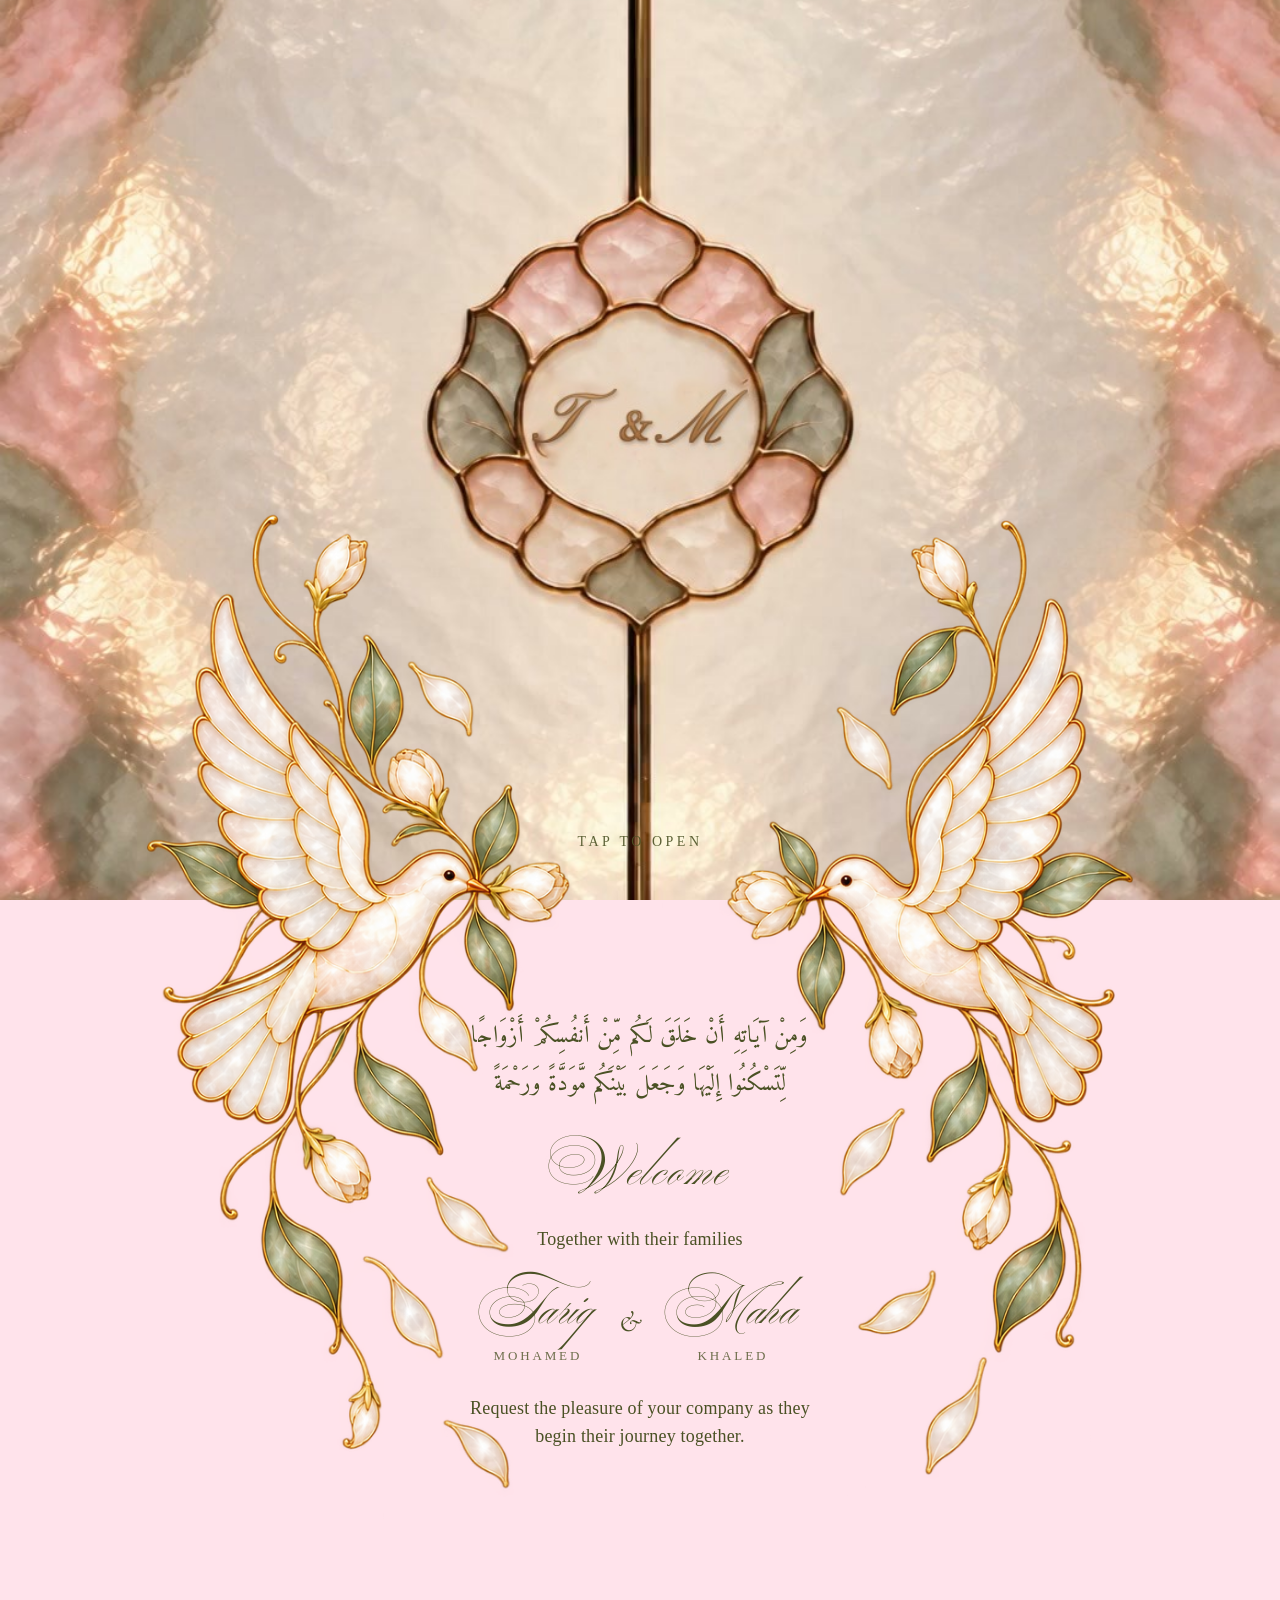
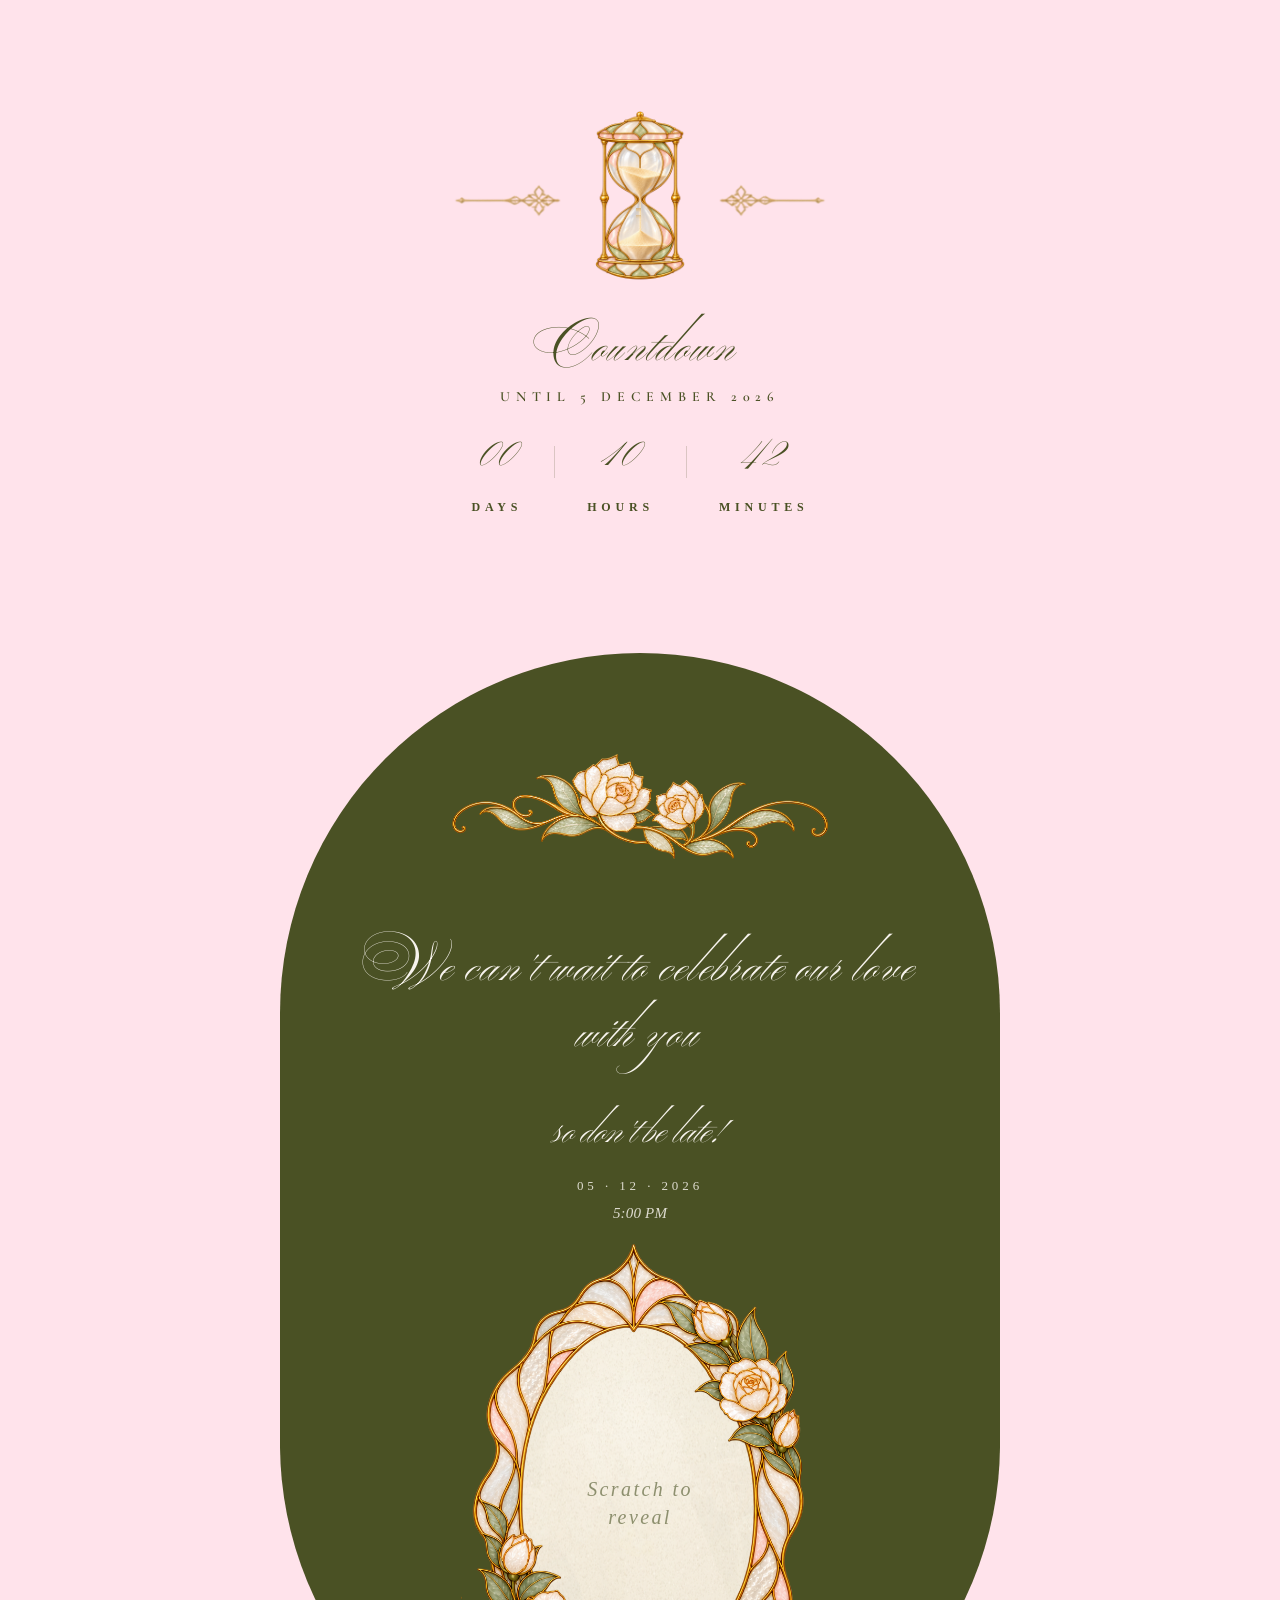
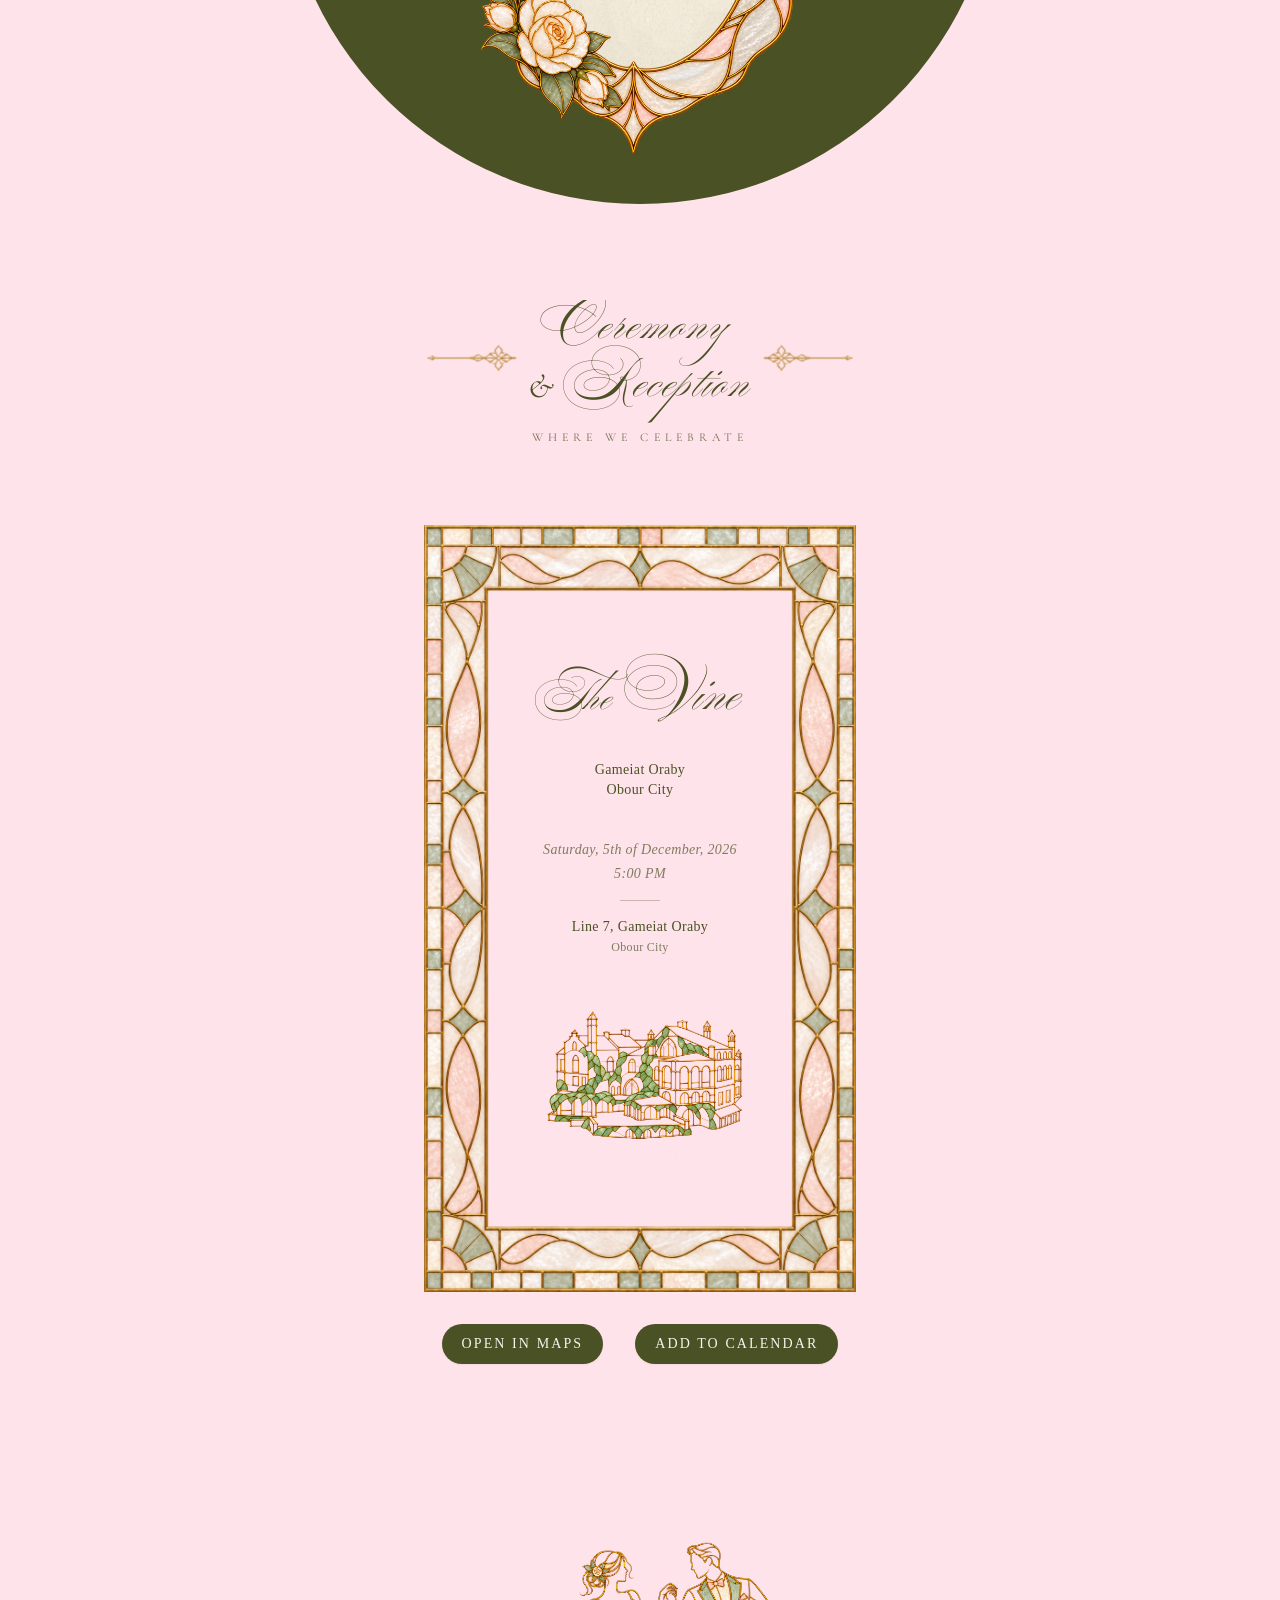
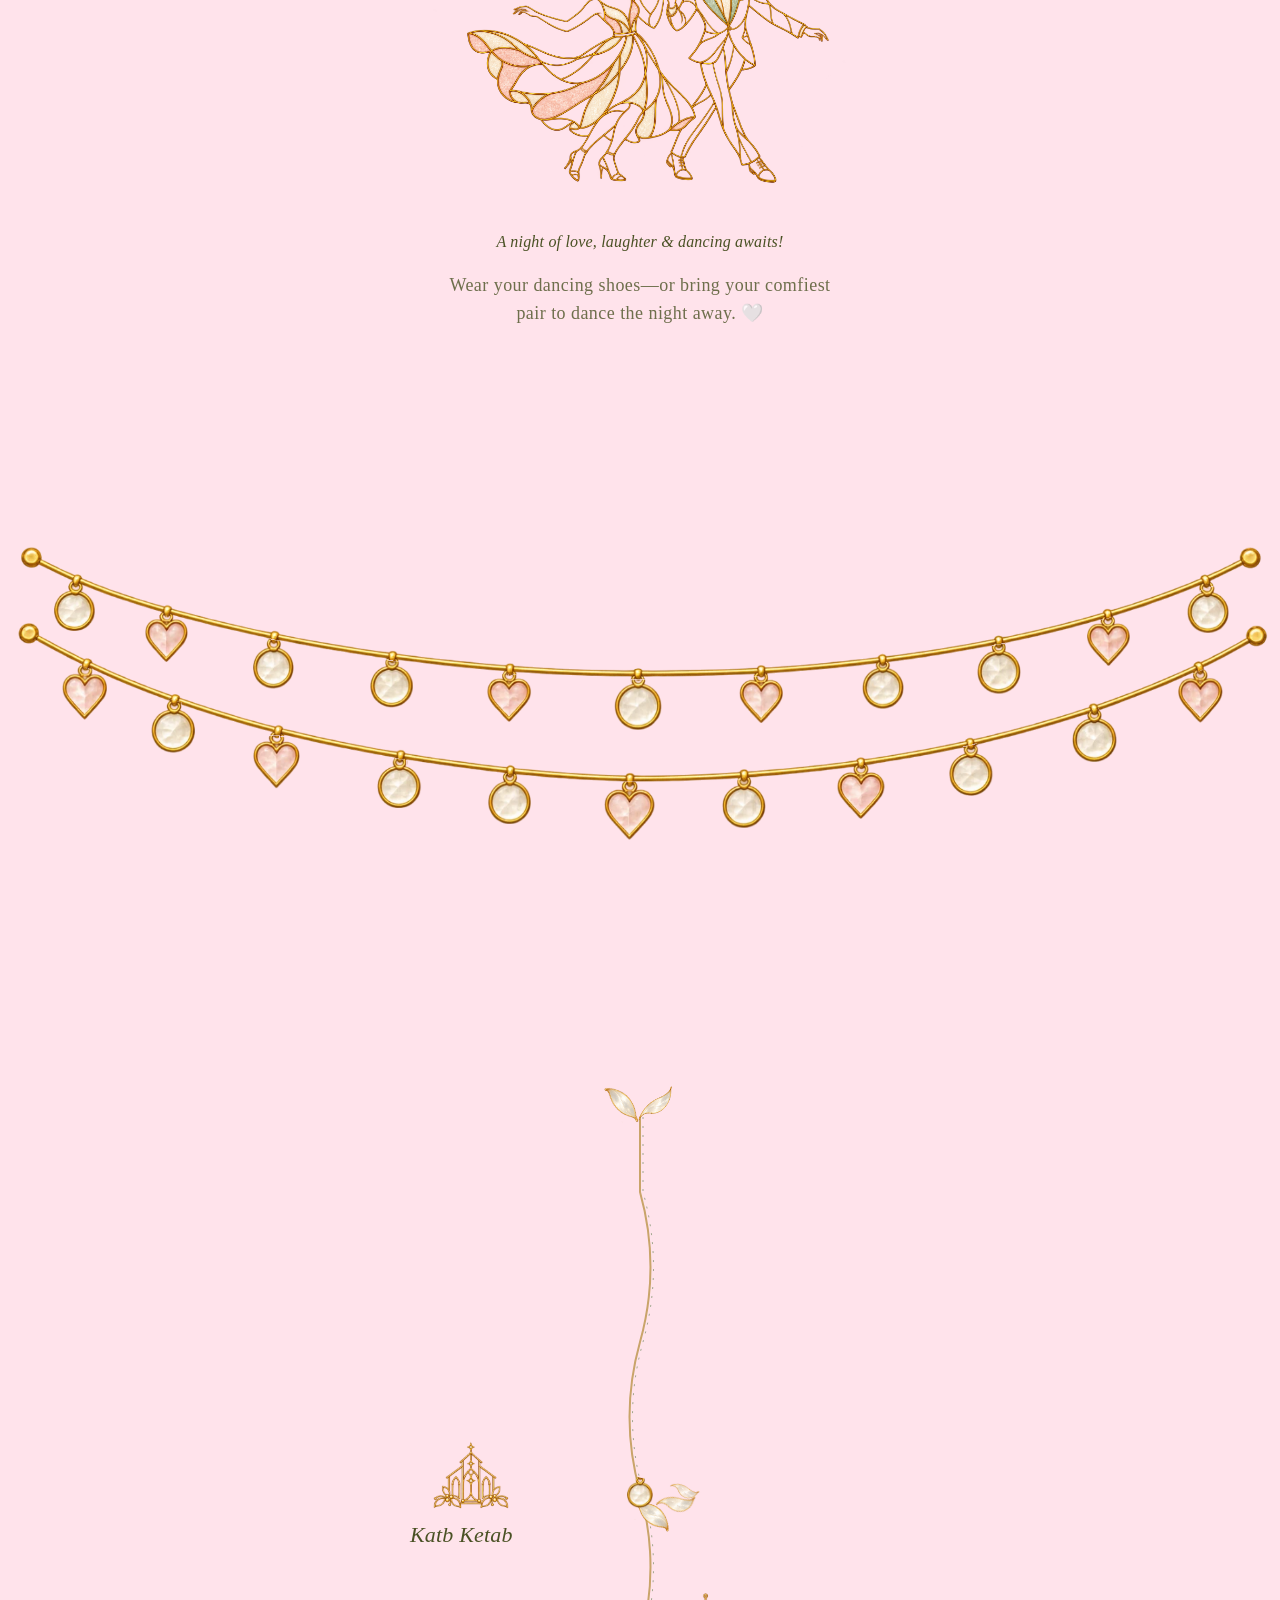
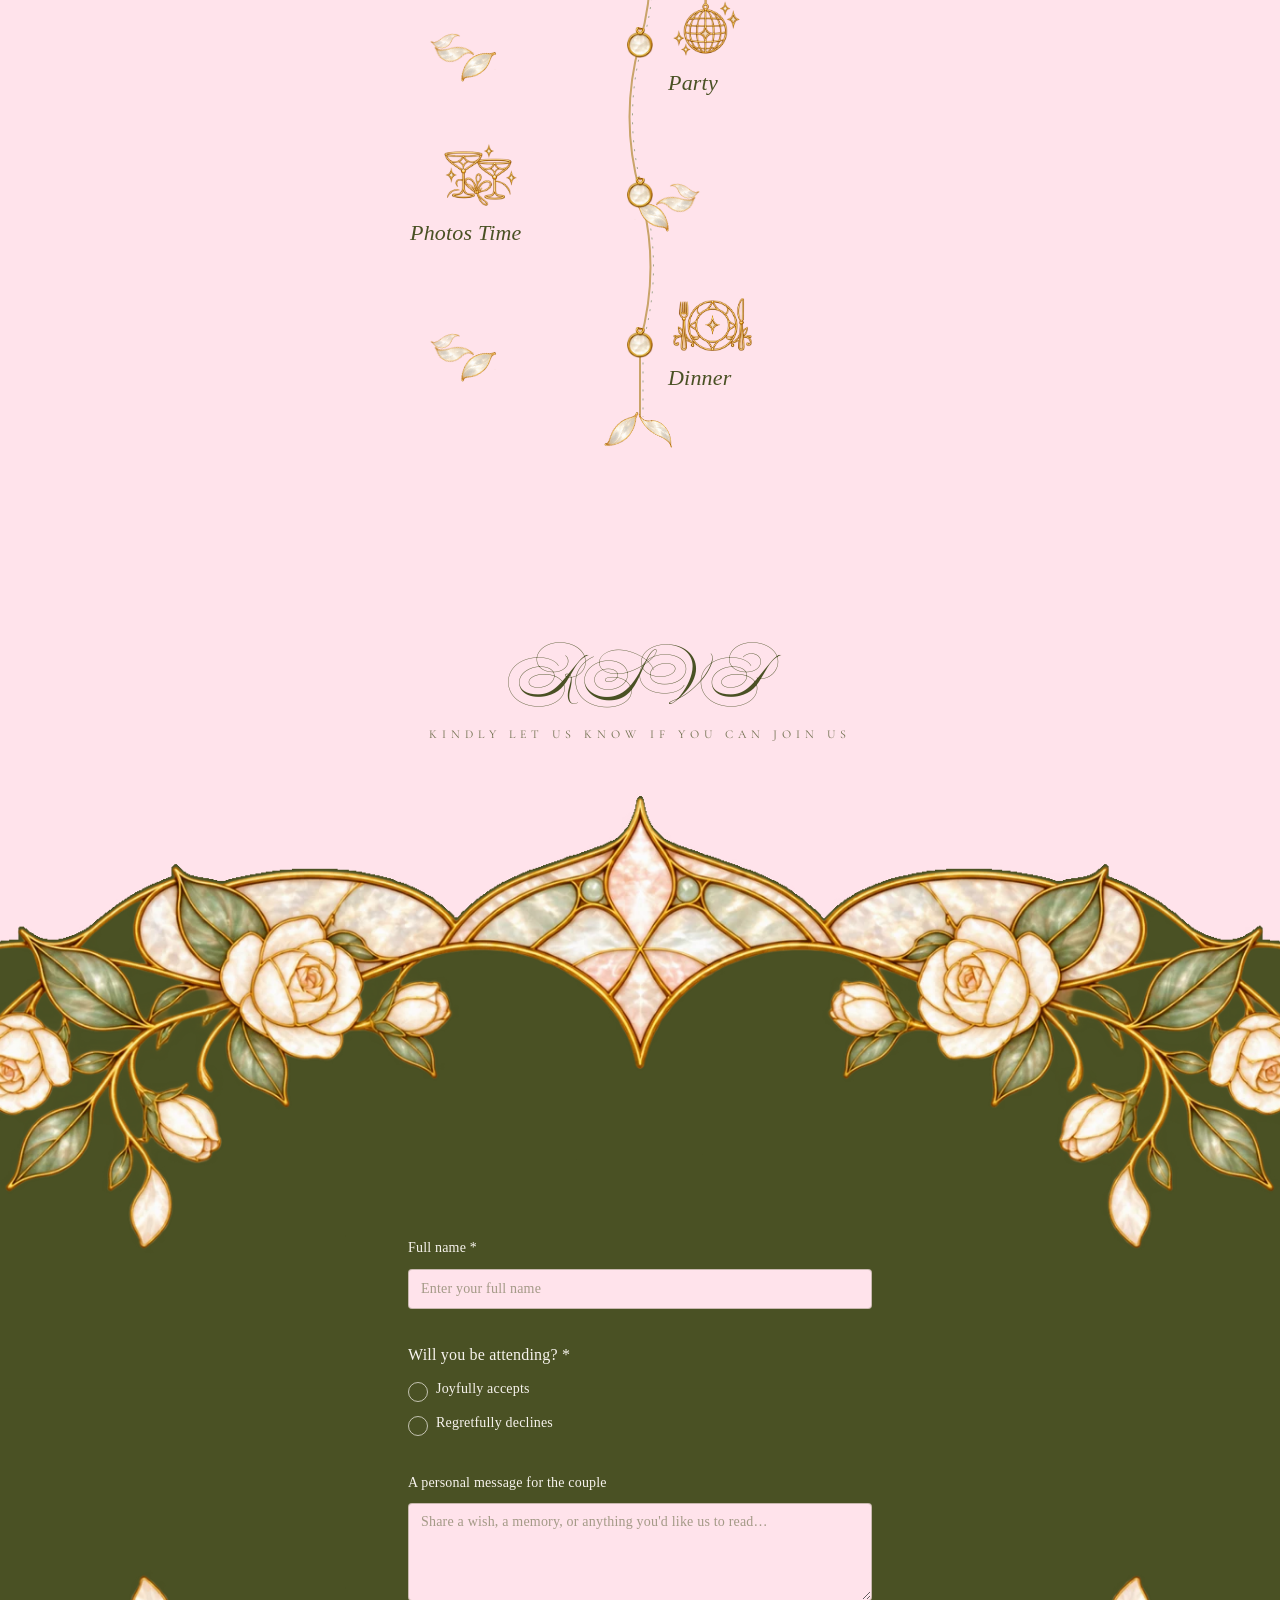
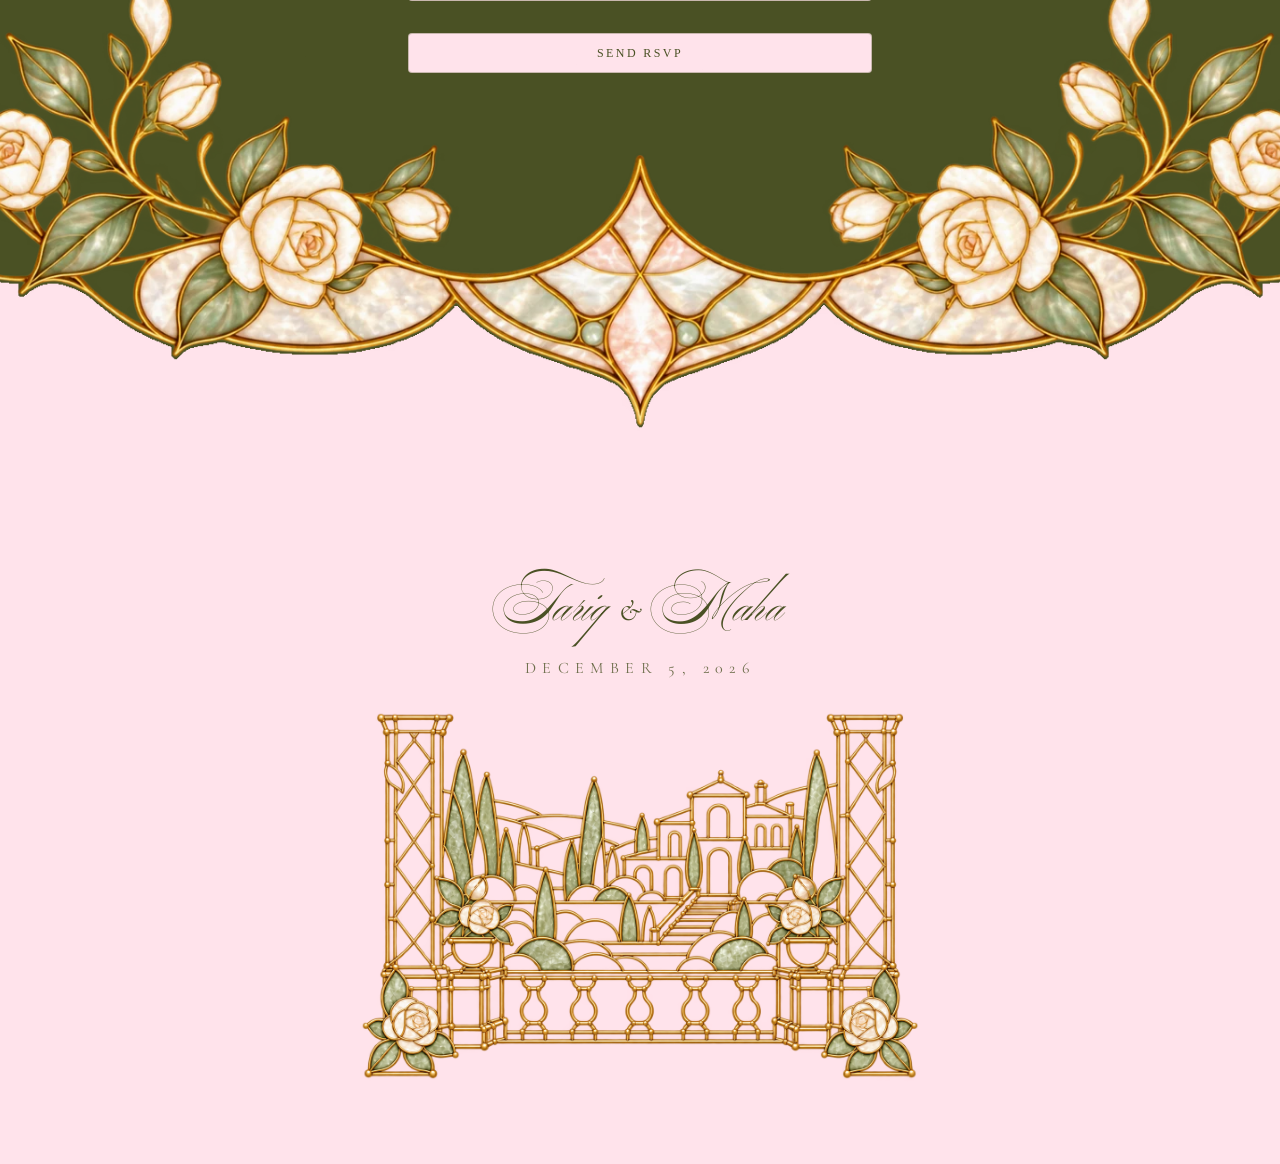
<file: index.html>
<!doctype html>
<html lang="en" class="light" translate="no" style="color-scheme: light only">
  <head>
    <meta charset="UTF-8">
    <meta name="viewport" content="width=device-width, initial-scale=1.0">
    <title>Tariq &amp; Maha – Wedding Invitation</title>
    <meta name="google" content="notranslate">
    <meta name="description" content="You are invited to the wedding of Tariq &amp; Maha · Saturday, 5 December 2026 · The Vine, Obour City">
    <meta property="og:type" content="website">
    <meta property="og:title" content="Tariq &amp; Maha – Wedding Invitation">
    <meta property="og:description" content="Saturday, 5 December 2026 · 5:00 PM · The Vine, Gameiat Oraby, Obour City">
    <meta name="twitter:card" content="summary">
    <meta name="twitter:title" content="Tariq &amp; Maha – Wedding Invitation">
    <meta name="twitter:description" content="Saturday, 5 December 2026 · 5:00 PM · The Vine, Gameiat Oraby, Obour City">
    <link rel="icon" href="favicon.ico">
    <link rel="preconnect" href="https://fonts.googleapis.com">
    <link rel="preconnect" href="https://fonts.gstatic.com" crossorigin="">
    <link rel="stylesheet" href="https://fonts.googleapis.com/css2?family=Ballet:opsz@16..72&amp;family=Cormorant+Garamond:ital,wght@0,300..700;1,300..700&amp;family=Amiri:wght@400;700&amp;display=swap">
    <link rel="stylesheet" href="css/typekit-fonts.css">
    <link rel="stylesheet" href="css/index-D_VbP-h5.css">
    <style>
      /* Invitation background color */
      html, body, .bg-ivory, .bg-background { background-color: #FFE3EB; }

      /* Arabic version: Amiri everywhere, no Latin-only styling that breaks Arabic letters */
      html[lang="ar"] {
        --font-script: "Amiri", serif;
        --font-display: "Amiri", serif;
        --font-body: "Amiri", serif;
        --font-subtitle: "Amiri", serif;
      }
      html[lang="ar"] main * { letter-spacing: 0 !important; font-style: normal !important; text-transform: none !important; }
      html[lang="ar"] main .font-script,
      html[lang="ar"] main .font-display,
      html[lang="ar"] main .section-heading { font-weight: 700; line-height: 1.4; }
      /* Arabic letters read smaller than Latin at the same size */
      html[lang="ar"] main .text-xs,
      html[lang="ar"] main .section-eyebrow,
      html[lang="ar"] main [class*="text-[12"],
      html[lang="ar"] main [class*="text-[13"],
      html[lang="ar"] main span[style*="font-size: 13px"] { font-size: 16px !important; }
      html[lang="ar"] main .text-sm,
      html[lang="ar"] main [class*="text-[14"] { font-size: 17px !important; }
      /* First page in Arabic: keep the names block as compact as the English one */
      html[lang="ar"] #hero h1 { line-height: 1.05; font-size: 52px; }
      html[lang="ar"] #hero h1 span.font-subtitle { margin: 4px 0; }
      html[lang="ar"] #hero p { font-size: 15px !important; line-height: 1.5; }
    </style>
    <script src="js/supabase-config.js"></script>
    <script type="module" src="js/index-B5N1kRjD.beautified.js"></script>
  </head>
  <body>
    <div id="root"></div>
  </body>
</html>
</file>
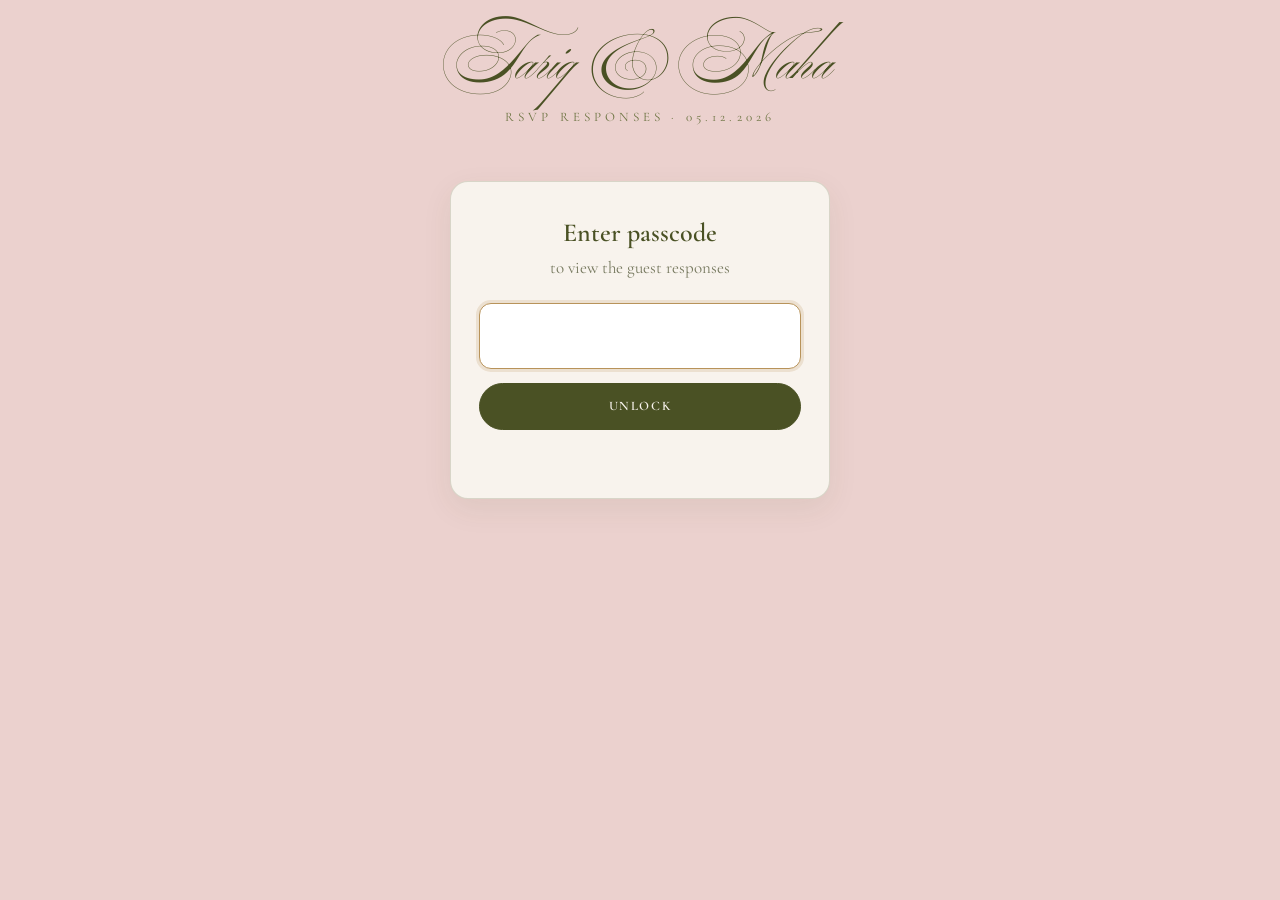
<file: admin.html>
<!doctype html>
<html lang="en">
  <head>
    <meta charset="UTF-8">
    <meta name="viewport" content="width=device-width, initial-scale=1.0">
    <meta name="robots" content="noindex, nofollow">
    <title>RSVPs – Tariq &amp; Maha</title>
    <link rel="icon" href="favicon.ico">
    <link rel="preconnect" href="https://fonts.googleapis.com">
    <link rel="preconnect" href="https://fonts.gstatic.com" crossorigin="">
    <link rel="stylesheet" href="https://fonts.googleapis.com/css2?family=Ballet:opsz@16..72&amp;family=Cormorant+Garamond:ital,wght@0,400..700;1,400..700&amp;display=swap">
    <style>
      :root {
        --bg: #EBD1CE;
        --ivory: #F8F3ED;
        --olive: #4A5124;
        --olive-soft: #6B7340;
        --gold: #B8935A;
        --rose: #C0737B;
        --wine: #7D0644;
        --line: rgba(74, 81, 36, .18);
        --text: #3A3F1C;
        --muted: rgba(58, 63, 28, .68);
      }
      * { box-sizing: border-box; }
      html, body { margin: 0; background: var(--bg); color: var(--text); }
      body {
        font-family: "Cormorant Garamond", Georgia, serif;
        font-size: 17px;
        line-height: 1.45;
        min-height: 100vh;
        -webkit-font-smoothing: antialiased;
      }
      button, input, select { font: inherit; color: inherit; }
      .wrap { max-width: 1180px; margin: 0 auto; padding: 32px 16px 64px; }
      header { text-align: center; margin-bottom: 28px; }
      .script { font-family: "Ballet", cursive; font-weight: 400; }
      header h1 { font-size: clamp(40px, 8vw, 64px); line-height: 1.1; margin: 0; color: var(--olive); }
      .eyebrow { letter-spacing: .32em; text-transform: uppercase; font-size: 13px; color: var(--olive-soft); margin-top: 6px; }

      .card {
        background: var(--ivory);
        border: 1px solid var(--line);
        border-radius: 18px;
        box-shadow: 0 10px 30px rgba(74, 81, 36, .08);
      }

      /* lock screen */
      #lock { max-width: 380px; margin: 6vh auto 0; padding: 32px 28px; text-align: center; }
      #lock h2 { margin: 0 0 4px; font-size: 26px; font-weight: 600; color: var(--olive); }
      #lock p { margin: 0 0 22px; color: var(--muted); }
      #passcode {
        width: 100%; text-align: center; font-size: 28px; letter-spacing: .5em; padding: 12px 10px 12px 22px;
        border: 1px solid var(--line); border-radius: 12px; background: #fff; outline: none;
      }
      #passcode:focus { border-color: var(--gold); box-shadow: 0 0 0 3px rgba(184, 147, 90, .2); }
      .btn {
        display: inline-flex; align-items: center; justify-content: center; gap: 8px;
        border: 1px solid var(--olive); background: var(--olive); color: var(--ivory);
        padding: 10px 18px; border-radius: 999px; cursor: pointer; letter-spacing: .12em;
        text-transform: uppercase; font-size: 13px; font-weight: 600; white-space: nowrap;
      }
      .btn:hover { background: #3c4219; }
      .btn:disabled { opacity: .55; cursor: default; }
      .btn.ghost { background: transparent; color: var(--olive); }
      .btn.ghost:hover { background: rgba(74, 81, 36, .08); }
      #lock .btn { width: 100%; margin-top: 14px; padding: 13px; }
      .error { color: var(--wine); min-height: 1.4em; margin-top: 12px; font-weight: 600; }
      .notice { max-width: 560px; margin: 6vh auto 0; padding: 28px; text-align: center; }
      .notice code { background: rgba(74, 81, 36, .08); padding: 1px 6px; border-radius: 6px; font-size: 15px; }

      /* dashboard */
      .stats { display: grid; grid-template-columns: repeat(auto-fit, minmax(150px, 1fr)); gap: 12px; margin-bottom: 18px; }
      .stat { padding: 16px 18px; }
      .stat .num { font-size: 38px; font-weight: 600; color: var(--olive); line-height: 1; }
      .stat .lbl { font-size: 13px; letter-spacing: .18em; text-transform: uppercase; color: var(--muted); margin-top: 6px; }
      .stat.yes .num { color: var(--olive); }
      .stat.no .num { color: var(--rose); }

      .toolbar { display: flex; flex-wrap: wrap; gap: 10px; align-items: center; padding: 12px; margin-bottom: 14px; }
      .toolbar input[type=search], .toolbar select {
        border: 1px solid var(--line); border-radius: 999px; background: #fff; padding: 9px 16px; outline: none;
      }
      .toolbar input[type=search] { flex: 1 1 220px; min-width: 0; }
      .toolbar .spacer { flex: 1 1 auto; }
      .updated { font-size: 14px; color: var(--muted); padding: 0 4px; }

      .list { overflow: hidden; }
      table { width: 100%; border-collapse: collapse; }
      th, td { text-align: left; padding: 12px 14px; vertical-align: top; border-bottom: 1px solid var(--line); }
      th {
        font-size: 12px; letter-spacing: .18em; text-transform: uppercase; color: var(--muted); font-weight: 700;
        background: rgba(74, 81, 36, .05); cursor: pointer; user-select: none; white-space: nowrap;
      }
      th.nosort { cursor: default; }
      th .arrow { opacity: .6; }
      tbody tr:last-child td { border-bottom: 0; }
      td.num { text-align: center; font-variant-numeric: tabular-nums; }
      td.name { font-weight: 600; min-width: 160px; }
      td.notes, td.msg { white-space: pre-line; max-width: 280px; color: var(--muted); }
      td.date { white-space: nowrap; color: var(--muted); font-size: 15px; }
      .pill { display: inline-block; padding: 2px 10px; border-radius: 999px; font-size: 13px; font-weight: 700; letter-spacing: .06em; white-space: nowrap; }
      .pill.yes { background: rgba(74, 81, 36, .12); color: var(--olive); }
      .pill.no { background: rgba(192, 115, 123, .18); color: #8f3e47; }
      .del { border: 0; background: transparent; color: var(--muted); cursor: pointer; padding: 4px 8px; border-radius: 8px; font-size: 18px; line-height: 1; }
      .del:hover { color: var(--wine); background: rgba(125, 6, 68, .08); }
      .empty { text-align: center; padding: 48px 16px; color: var(--muted); }

      [hidden] { display: none !important; }

      @media (max-width: 760px) {
        .wrap { padding-top: 24px; }
        thead { display: none; }
        table, tbody, tr, td { display: block; width: 100%; }
        tr { padding: 14px 16px; border-bottom: 1px solid var(--line); position: relative; }
        tbody tr:last-child { border-bottom: 0; }
        td { border: 0; padding: 2px 0; max-width: none !important; }
        td.name { font-size: 19px; padding-right: 40px; }
        td.num { text-align: left; }
        td[data-label]::before {
          content: attr(data-label) ": "; font-size: 12px; letter-spacing: .14em; text-transform: uppercase;
          color: var(--muted); font-weight: 700;
        }
        td.att { padding: 6px 0; }
        td.act { position: absolute; top: 10px; right: 8px; width: auto; padding: 0; }
        .toolbar .spacer { display: none; }
        .toolbar .btn { flex: 1 1 auto; }
      }
    </style>
  </head>
  <body>
    <div class="wrap">
      <header>
        <h1 class="script">Tariq &amp; Maha</h1>
        <div class="eyebrow">RSVP responses · 05.12.2026</div>
      </header>

      <div id="not-configured" class="card notice" hidden>
        <p><strong>Supabase isn't connected yet.</strong></p>
        <p>Add your project URL and publishable key to <code>js/supabase-config.js</code>, and run <code>supabase/setup.sql</code> in the Supabase SQL Editor.</p>
      </div>

      <form id="lock" class="card" hidden autocomplete="off">
        <h2>Enter passcode</h2>
        <p>to view the guest responses</p>
        <input id="passcode" type="password" inputmode="numeric" maxlength="12" aria-label="Passcode" autofocus>
        <button class="btn" type="submit" id="unlock">Unlock</button>
        <div class="error" id="lock-error" role="alert"></div>
      </form>

      <main id="dash" hidden>
        <section class="stats" aria-label="Summary">
          <div class="card stat"><div class="num" id="s-responses">0</div><div class="lbl">Responses</div></div>
          <div class="card stat yes"><div class="num" id="s-yes">0</div><div class="lbl">Accepted</div></div>
          <div class="card stat no"><div class="num" id="s-no">0</div><div class="lbl">Declined</div></div>
          <div class="card stat yes"><div class="num" id="s-guests">0</div><div class="lbl">Guests coming</div></div>
          <div class="card stat"><div class="num" id="s-adults">0</div><div class="lbl">Adults</div></div>
          <div class="card stat"><div class="num" id="s-children">0</div><div class="lbl">Children</div></div>
        </section>

        <div class="card toolbar">
          <input type="search" id="q" placeholder="Search names, notes, messages…" aria-label="Search">
          <select id="filter" aria-label="Filter by answer">
            <option value="all">All answers</option>
            <option value="yes">Accepted</option>
            <option value="no">Declined</option>
          </select>
          <span class="spacer"></span>
          <span class="updated" id="updated"></span>
          <button class="btn ghost" type="button" id="refresh">Refresh</button>
          <button class="btn ghost" type="button" id="export">Export CSV</button>
          <button class="btn" type="button" id="logout">Lock</button>
        </div>

        <div class="card list">
          <table>
            <thead>
              <tr>
                <th data-sort="full_name">Guest(s) <span class="arrow"></span></th>
                <th data-sort="attendance">Answer <span class="arrow"></span></th>
                <th data-sort="adult_count">Adults <span class="arrow"></span></th>
                <th data-sort="children_count">Children <span class="arrow"></span></th>
                <th data-sort="guest_count">Total <span class="arrow"></span></th>
                <th class="nosort">Dietary notes</th>
                <th class="nosort">Message</th>
                <th data-sort="responded_at">Received <span class="arrow"></span></th>
                <th class="nosort"><span hidden>Delete</span></th>
              </tr>
            </thead>
            <tbody id="rows"></tbody>
          </table>
          <div class="empty" id="empty" hidden>No responses yet.</div>
        </div>
      </main>
    </div>

    <script src="js/supabase-config.js"></script>
    <script>
      (function () {
        "use strict";

        var cfg = window.SUPABASE_CONFIG || {};
        var KEY_STORE = "rsvp_admin_passcode";
        var $ = function (id) { return document.getElementById(id); };

        var state = { rows: [], sort: "responded_at", dir: "desc" };

        function getPasscode() {
          try { return sessionStorage.getItem(KEY_STORE) || ""; } catch (e) { return ""; }
        }
        function setPasscode(v) {
          try { v ? sessionStorage.setItem(KEY_STORE, v) : sessionStorage.removeItem(KEY_STORE); } catch (e) {}
        }

        // Calls a Postgres function through Supabase's REST API.
        function rpc(name, body) {
          var headers = { "Content-Type": "application/json", apikey: cfg.key };
          // legacy anon keys are JWTs and go in Authorization too; publishable keys must not
          if (!/^sb_/.test(cfg.key)) headers.Authorization = "Bearer " + cfg.key;
          return fetch(cfg.url.replace(/\/$/, "") + "/rest/v1/rpc/" + name, {
            method: "POST",
            headers: headers,
            body: JSON.stringify(body)
          }).then(function (res) {
            return res.json().catch(function () { return null; }).then(function (data) {
              if (!res.ok) {
                var msg = data && (data.message || data.hint) || ("HTTP " + res.status);
                throw new Error(msg);
              }
              return data;
            });
          });
        }

        function lockMessage(code) {
          if (code === "locked") return "Too many wrong attempts. Please wait 15 minutes and try again.";
          return "Wrong passcode.";
        }

        function showLock(message) {
          $("dash").hidden = true;
          $("lock").hidden = false;
          $("lock-error").textContent = message || "";
          $("passcode").value = "";
          $("passcode").focus();
        }

        function load(passcode) {
          $("refresh").disabled = true;
          return rpc("admin_list_rsvps", { p_passcode: passcode })
            .then(function (data) {
              if (!data || !data.ok) {
                setPasscode("");
                showLock(lockMessage(data && data.error));
                return false;
              }
              setPasscode(passcode);
              state.rows = data.rows || [];
              $("lock").hidden = true;
              $("dash").hidden = false;
              $("updated").textContent = "Updated " + new Date().toLocaleTimeString([], { hour: "2-digit", minute: "2-digit" });
              render();
              return true;
            })
            .finally(function () { $("refresh").disabled = false; });
        }

        function num(v) { return Number(v) || 0; }

        function filtered() {
          var q = $("q").value.trim().toLowerCase();
          var f = $("filter").value;
          var rows = state.rows.filter(function (r) {
            if (f !== "all" && r.attendance !== f) return false;
            if (!q) return true;
            return [r.full_name, r.dietary_requirements, r.message].some(function (v) {
              return v && String(v).toLowerCase().indexOf(q) !== -1;
            });
          });
          var k = state.sort, d = state.dir === "asc" ? 1 : -1;
          rows.sort(function (a, b) {
            var x = a[k], y = b[k];
            if (typeof x === "number" || typeof y === "number") return (num(x) - num(y)) * d;
            return String(x || "").localeCompare(String(y || "")) * d;
          });
          return rows;
        }

        function fmtDate(iso) {
          var d = new Date(iso);
          if (isNaN(d)) return "";
          return d.toLocaleDateString("en-GB", { day: "2-digit", month: "short", year: "numeric" }) + " · " +
            d.toLocaleTimeString("en-GB", { hour: "2-digit", minute: "2-digit" });
        }

        function cell(tr, cls, label, text) {
          var td = document.createElement("td");
          if (cls) td.className = cls;
          if (label) td.setAttribute("data-label", label);
          td.textContent = text == null ? "" : String(text);   // never innerHTML: values come from guests
          tr.appendChild(td);
          return td;
        }

        function render() {
          var all = state.rows;
          var yes = all.filter(function (r) { return r.attendance === "yes"; });
          $("s-responses").textContent = all.length;
          $("s-yes").textContent = yes.length;
          $("s-no").textContent = all.length - yes.length;
          $("s-guests").textContent = yes.reduce(function (s, r) { return s + num(r.guest_count); }, 0);
          $("s-adults").textContent = yes.reduce(function (s, r) { return s + num(r.adult_count); }, 0);
          $("s-children").textContent = yes.reduce(function (s, r) { return s + num(r.children_count); }, 0);

          document.querySelectorAll("th[data-sort]").forEach(function (th) {
            th.querySelector(".arrow").textContent = th.getAttribute("data-sort") === state.sort ? (state.dir === "asc" ? "▲" : "▼") : "";
          });

          var body = $("rows");
          body.textContent = "";
          var rows = filtered();
          rows.forEach(function (r) {
            var going = r.attendance === "yes";
            var tr = document.createElement("tr");
            cell(tr, "name", "", r.full_name);
            var att = cell(tr, "att", "", "");
            var pill = document.createElement("span");
            pill.className = "pill " + (going ? "yes" : "no");
            pill.textContent = going ? "Accepts" : "Declines";
            att.appendChild(pill);
            cell(tr, "num", "Adults", going ? num(r.adult_count) : "–");
            cell(tr, "num", "Children", going ? num(r.children_count) : "–");
            cell(tr, "num", "Total", going ? num(r.guest_count) : "–");
            cell(tr, "notes", r.dietary_requirements ? "Dietary" : "", r.dietary_requirements || "");
            cell(tr, "msg", r.message ? "Message" : "", r.message || "");
            cell(tr, "date", "", fmtDate(r.responded_at));
            var act = cell(tr, "act", "", "");
            var del = document.createElement("button");
            del.className = "del";
            del.type = "button";
            del.title = "Delete this response";
            del.setAttribute("aria-label", "Delete response from " + (r.full_name || "guest"));
            del.textContent = "×";
            del.addEventListener("click", function () { removeRow(r); });
            act.appendChild(del);
            body.appendChild(tr);
          });
          $("empty").hidden = rows.length > 0;
          $("empty").textContent = all.length ? "No responses match your search." : "No responses yet.";
        }

        function removeRow(r) {
          if (!confirm("Delete the response from \"" + r.full_name + "\"? This can't be undone.")) return;
          rpc("admin_delete_rsvp", { p_passcode: getPasscode(), p_id: r.id })
            .then(function (data) {
              if (!data || !data.ok) { setPasscode(""); showLock(lockMessage(data && data.error)); return; }
              state.rows = state.rows.filter(function (x) { return x.id !== r.id; });
              render();
            })
            .catch(function (e) { alert("Could not delete: " + e.message); });
        }

        // CSV: quote every cell and neutralise spreadsheet formulas (= + - @ tab CR at the start)
        function csvCell(v) {
          var s = v == null ? "" : String(v);
          if (/^[=+\-@\t\r]/.test(s)) s = "'" + s;
          return '"' + s.replace(/"/g, '""') + '"';
        }

        function exportCsv() {
          var head = ["Guest(s)", "Answer", "Adults", "Children", "Total guests", "Dietary notes", "Message", "Received"];
          var lines = [head].concat(filtered().map(function (r) {
            var going = r.attendance === "yes";
            return [r.full_name, going ? "Accepts" : "Declines",
              going ? num(r.adult_count) : 0, going ? num(r.children_count) : 0, going ? num(r.guest_count) : 0,
              r.dietary_requirements || "", r.message || "", fmtDate(r.responded_at)];
          })).map(function (row) { return row.map(csvCell).join(","); });
          // BOM so Excel opens Arabic names correctly
          var blob = new Blob(["﻿" + lines.join("\r\n")], { type: "text/csv;charset=utf-8" });
          var a = document.createElement("a");
          a.href = URL.createObjectURL(blob);
          a.download = "tariq-maha-rsvps-" + new Date().toISOString().slice(0, 10) + ".csv";
          document.body.appendChild(a);
          a.click();
          setTimeout(function () { URL.revokeObjectURL(a.href); a.remove(); }, 0);
        }

        // --- wiring ---
        if (!cfg.url || !cfg.key) {
          $("not-configured").hidden = false;
          return;
        }

        $("lock").addEventListener("submit", function (e) {
          e.preventDefault();
          var code = $("passcode").value.trim();
          if (!code) return;
          $("unlock").disabled = true;
          $("lock-error").textContent = "";
          load(code)
            .catch(function (err) { $("lock-error").textContent = "Could not reach Supabase: " + err.message; })
            .finally(function () { $("unlock").disabled = false; });
        });

        $("refresh").addEventListener("click", function () {
          load(getPasscode()).catch(function (err) { alert("Could not refresh: " + err.message); });
        });
        $("export").addEventListener("click", exportCsv);
        $("logout").addEventListener("click", function () { setPasscode(""); state.rows = []; showLock(""); });
        $("q").addEventListener("input", render);
        $("filter").addEventListener("change", render);
        document.querySelectorAll("th[data-sort]").forEach(function (th) {
          th.addEventListener("click", function () {
            var k = th.getAttribute("data-sort");
            state.dir = state.sort === k && state.dir === "desc" ? "asc" : "desc";
            state.sort = k;
            render();
          });
        });

        var saved = getPasscode();
        if (saved) {
          load(saved).catch(function () { showLock(""); });
        } else {
          showLock("");
        }
      })();
    </script>
  </body>
</html>
</file>
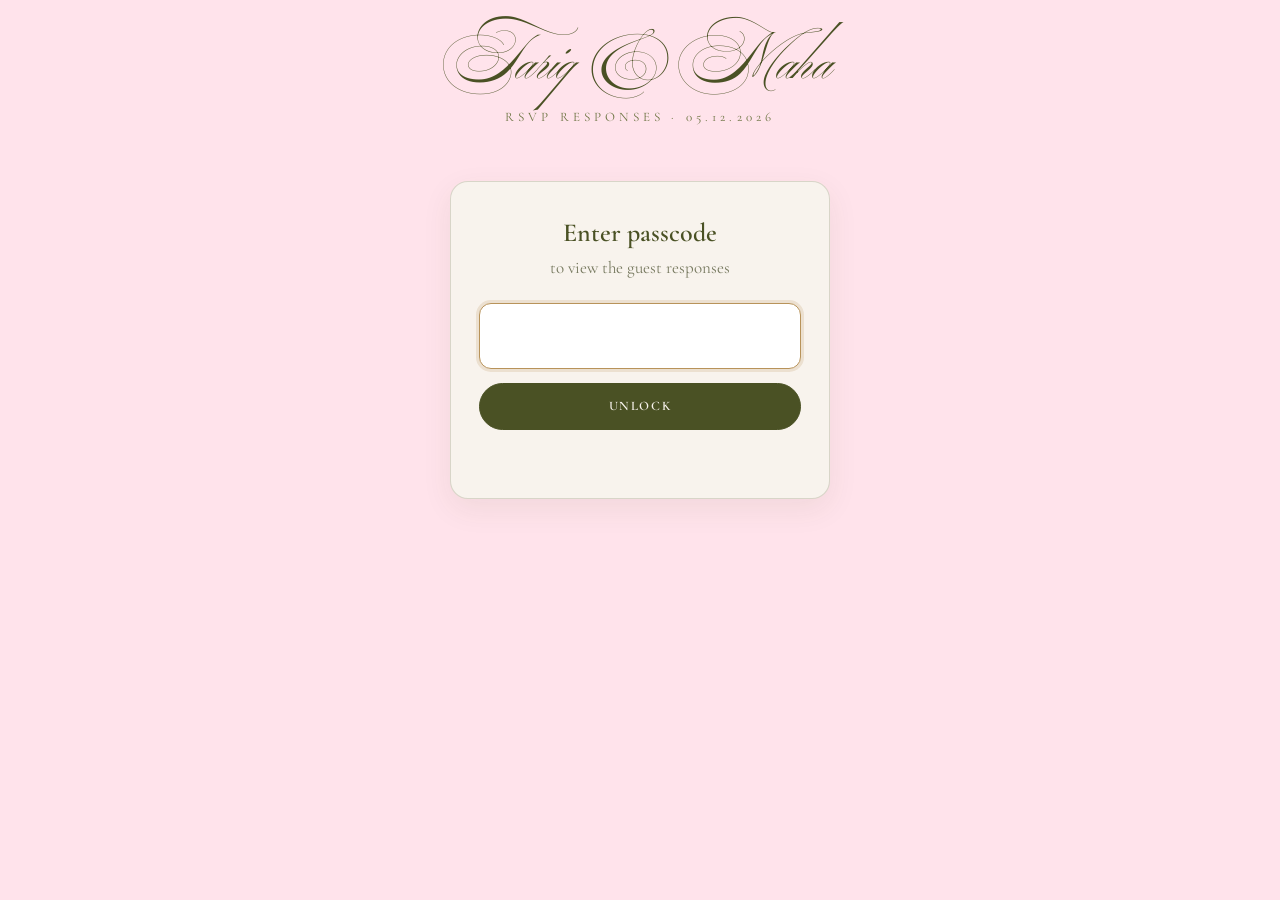
<file: rsvp.html>
<!doctype html>
<html lang="en">
  <head>
    <meta charset="UTF-8">
    <meta name="viewport" content="width=device-width, initial-scale=1.0">
    <meta name="robots" content="noindex, nofollow">
    <title>RSVPs – Tariq &amp; Maha</title>
    <link rel="icon" href="favicon.ico">
    <link rel="preconnect" href="https://fonts.googleapis.com">
    <link rel="preconnect" href="https://fonts.gstatic.com" crossorigin="">
    <link rel="stylesheet" href="https://fonts.googleapis.com/css2?family=Ballet:opsz@16..72&amp;family=Cormorant+Garamond:ital,wght@0,400..700;1,400..700&amp;display=swap">
    <style>
      :root {
        --bg: #FFE3EB;
        --ivory: #F8F3ED;
        --olive: #4A5124;
        --olive-soft: #6B7340;
        --gold: #B8935A;
        --rose: #C0737B;
        --wine: #7D0644;
        --line: rgba(74, 81, 36, .18);
        --text: #3A3F1C;
        --muted: rgba(58, 63, 28, .68);
      }
      * { box-sizing: border-box; }
      html, body { margin: 0; background: var(--bg); color: var(--text); }
      body {
        font-family: "Cormorant Garamond", Georgia, serif;
        font-size: 17px;
        line-height: 1.45;
        min-height: 100vh;
        -webkit-font-smoothing: antialiased;
      }
      button, input, select { font: inherit; color: inherit; }
      .wrap { max-width: 1180px; margin: 0 auto; padding: 32px 16px 64px; }
      header { text-align: center; margin-bottom: 28px; }
      .script { font-family: "Ballet", cursive; font-weight: 400; }
      header h1 { font-size: clamp(40px, 8vw, 64px); line-height: 1.1; margin: 0; color: var(--olive); }
      .eyebrow { letter-spacing: .32em; text-transform: uppercase; font-size: 13px; color: var(--olive-soft); margin-top: 6px; }

      .card {
        background: var(--ivory);
        border: 1px solid var(--line);
        border-radius: 18px;
        box-shadow: 0 10px 30px rgba(74, 81, 36, .08);
      }

      /* lock screen */
      #lock { max-width: 380px; margin: 6vh auto 0; padding: 32px 28px; text-align: center; }
      #lock h2 { margin: 0 0 4px; font-size: 26px; font-weight: 600; color: var(--olive); }
      #lock p { margin: 0 0 22px; color: var(--muted); }
      #passcode {
        width: 100%; text-align: center; font-size: 28px; letter-spacing: .5em; padding: 12px 10px 12px 22px;
        border: 1px solid var(--line); border-radius: 12px; background: #fff; outline: none;
      }
      #passcode:focus { border-color: var(--gold); box-shadow: 0 0 0 3px rgba(184, 147, 90, .2); }
      .btn {
        display: inline-flex; align-items: center; justify-content: center; gap: 8px;
        border: 1px solid var(--olive); background: var(--olive); color: var(--ivory);
        padding: 10px 18px; border-radius: 999px; cursor: pointer; letter-spacing: .12em;
        text-transform: uppercase; font-size: 13px; font-weight: 600; white-space: nowrap;
      }
      .btn:hover { background: #3c4219; }
      .btn:disabled { opacity: .55; cursor: default; }
      .btn.ghost { background: transparent; color: var(--olive); }
      .btn.ghost:hover { background: rgba(74, 81, 36, .08); }
      #lock .btn { width: 100%; margin-top: 14px; padding: 13px; }
      .error { color: var(--wine); min-height: 1.4em; margin-top: 12px; font-weight: 600; }
      .notice { max-width: 560px; margin: 6vh auto 0; padding: 28px; text-align: center; }
      .notice code { background: rgba(74, 81, 36, .08); padding: 1px 6px; border-radius: 6px; font-size: 15px; }

      /* dashboard */
      .stats { display: grid; grid-template-columns: repeat(auto-fit, minmax(150px, 1fr)); gap: 12px; margin-bottom: 18px; }
      .stat { padding: 16px 18px; }
      .stat .num { font-size: 38px; font-weight: 600; color: var(--olive); line-height: 1; }
      .stat .lbl { font-size: 13px; letter-spacing: .18em; text-transform: uppercase; color: var(--muted); margin-top: 6px; }
      .stat.yes .num { color: var(--olive); }
      .stat.no .num { color: var(--rose); }

      .toolbar { display: flex; flex-wrap: wrap; gap: 10px; align-items: center; padding: 12px; margin-bottom: 14px; }
      .toolbar input[type=search], .toolbar select {
        border: 1px solid var(--line); border-radius: 999px; background: #fff; padding: 9px 16px; outline: none;
      }
      .toolbar input[type=search] { flex: 1 1 220px; min-width: 0; }
      .toolbar .spacer { flex: 1 1 auto; }
      .updated { font-size: 14px; color: var(--muted); padding: 0 4px; }

      .list { overflow: hidden; }
      table { width: 100%; border-collapse: collapse; }
      th, td { text-align: left; padding: 12px 14px; vertical-align: top; border-bottom: 1px solid var(--line); }
      th {
        font-size: 12px; letter-spacing: .18em; text-transform: uppercase; color: var(--muted); font-weight: 700;
        background: rgba(74, 81, 36, .05); cursor: pointer; user-select: none; white-space: nowrap;
      }
      th.nosort { cursor: default; }
      th .arrow { opacity: .6; }
      tbody tr:last-child td { border-bottom: 0; }
      td.num { text-align: center; font-variant-numeric: tabular-nums; }
      td.name { font-weight: 600; min-width: 160px; }
      .plus { display: inline-block; margin-left: 6px; padding: 0 8px; border-radius: 999px; font-size: 13px; font-weight: 700; background: rgba(184, 147, 90, .18); color: #7a5a2a; white-space: nowrap; }
      td.notes, td.msg { white-space: pre-line; max-width: 280px; color: var(--muted); }
      td.date { white-space: nowrap; color: var(--muted); font-size: 15px; }
      .pill { display: inline-block; padding: 2px 10px; border-radius: 999px; font-size: 13px; font-weight: 700; letter-spacing: .06em; white-space: nowrap; }
      .pill.yes { background: rgba(74, 81, 36, .12); color: var(--olive); }
      .pill.no { background: rgba(192, 115, 123, .18); color: #8f3e47; }
      .del { border: 0; background: transparent; color: var(--muted); cursor: pointer; padding: 4px 8px; border-radius: 8px; font-size: 18px; line-height: 1; }
      .del:hover { color: var(--wine); background: rgba(125, 6, 68, .08); }
      .empty { text-align: center; padding: 48px 16px; color: var(--muted); }

      [hidden] { display: none !important; }

      @media (max-width: 760px) {
        .wrap { padding-top: 24px; }
        thead { display: none; }
        table, tbody, tr, td { display: block; width: 100%; }
        tr { padding: 14px 16px; border-bottom: 1px solid var(--line); position: relative; }
        tbody tr:last-child { border-bottom: 0; }
        td { border: 0; padding: 2px 0; max-width: none !important; }
        td.name { font-size: 19px; padding-right: 40px; }
        td.num { text-align: left; }
        td[data-label]::before {
          content: attr(data-label) ": "; font-size: 12px; letter-spacing: .14em; text-transform: uppercase;
          color: var(--muted); font-weight: 700;
        }
        td.att { padding: 6px 0; }
        td.act { position: absolute; top: 10px; right: 8px; width: auto; padding: 0; }
        .toolbar .spacer { display: none; }
        .toolbar .btn { flex: 1 1 auto; }
      }
    </style>
  </head>
  <body>
    <div class="wrap">
      <header>
        <h1 class="script">Tariq &amp; Maha</h1>
        <div class="eyebrow">RSVP responses · 05.12.2026</div>
      </header>

      <div id="not-configured" class="card notice" hidden>
        <p><strong>Supabase isn't connected yet.</strong></p>
        <p>Add your project URL and publishable key to <code>js/supabase-config.js</code>, and run <code>supabase/setup.sql</code> in the Supabase SQL Editor.</p>
      </div>

      <form id="lock" class="card" hidden autocomplete="off">
        <h2>Enter passcode</h2>
        <p>to view the guest responses</p>
        <input id="passcode" type="password" inputmode="numeric" maxlength="12" aria-label="Passcode" autofocus>
        <button class="btn" type="submit" id="unlock">Unlock</button>
        <div class="error" id="lock-error" role="alert"></div>
      </form>

      <main id="dash" hidden>
        <section class="stats" aria-label="Summary">
          <div class="card stat"><div class="num" id="s-responses">0</div><div class="lbl">Responses</div></div>
          <div class="card stat yes"><div class="num" id="s-yes">0</div><div class="lbl">Accepted</div></div>
          <div class="card stat no"><div class="num" id="s-no">0</div><div class="lbl">Declined</div></div>
          <div class="card stat yes"><div class="num" id="s-guests">0</div><div class="lbl">Guests coming</div></div>
          <div class="card stat"><div class="num" id="s-plus">0</div><div class="lbl">+ Persons</div></div>
          <div class="card stat"><div class="num" id="s-adults">0</div><div class="lbl">Adults</div></div>
          <div class="card stat"><div class="num" id="s-children">0</div><div class="lbl">Children</div></div>
        </section>

        <div class="card toolbar">
          <input type="search" id="q" placeholder="Search names, notes, messages…" aria-label="Search">
          <select id="filter" aria-label="Filter by answer">
            <option value="all">All answers</option>
            <option value="yes">Accepted</option>
            <option value="no">Declined</option>
          </select>
          <span class="spacer"></span>
          <span class="updated" id="updated"></span>
          <button class="btn ghost" type="button" id="refresh">Refresh</button>
          <button class="btn ghost" type="button" id="export">Export CSV</button>
          <button class="btn" type="button" id="logout">Lock</button>
        </div>

        <div class="card list">
          <table>
            <thead>
              <tr>
                <th data-sort="full_name">Guest(s) <span class="arrow"></span></th>
                <th data-sort="attendance">Answer <span class="arrow"></span></th>
                <th data-sort="plus_count">+ Persons <span class="arrow"></span></th>
                <th data-sort="adult_count">Adults <span class="arrow"></span></th>
                <th data-sort="children_count">Children <span class="arrow"></span></th>
                <th data-sort="guest_count">Total <span class="arrow"></span></th>
                <th class="nosort">Dietary notes</th>
                <th class="nosort">Message</th>
                <th data-sort="responded_at">Received <span class="arrow"></span></th>
                <th class="nosort"><span hidden>Delete</span></th>
              </tr>
            </thead>
            <tbody id="rows"></tbody>
          </table>
          <div class="empty" id="empty" hidden>No responses yet.</div>
        </div>
      </main>
    </div>

    <script src="js/supabase-config.js"></script>
    <script>
      (function () {
        "use strict";

        var cfg = window.SUPABASE_CONFIG || {};
        var KEY_STORE = "rsvp_admin_passcode";
        var $ = function (id) { return document.getElementById(id); };

        var state = { rows: [], sort: "responded_at", dir: "desc" };

        function getPasscode() {
          try { return sessionStorage.getItem(KEY_STORE) || ""; } catch (e) { return ""; }
        }
        function setPasscode(v) {
          try { v ? sessionStorage.setItem(KEY_STORE, v) : sessionStorage.removeItem(KEY_STORE); } catch (e) {}
        }

        // Calls a Postgres function through Supabase's REST API.
        function rpc(name, body) {
          var headers = { "Content-Type": "application/json", apikey: cfg.key };
          // legacy anon keys are JWTs and go in Authorization too; publishable keys must not
          if (!/^sb_/.test(cfg.key)) headers.Authorization = "Bearer " + cfg.key;
          return fetch(cfg.url.replace(/\/$/, "") + "/rest/v1/rpc/" + name, {
            method: "POST",
            headers: headers,
            body: JSON.stringify(body)
          }).then(function (res) {
            return res.json().catch(function () { return null; }).then(function (data) {
              if (!res.ok) {
                var msg = data && (data.message || data.hint) || ("HTTP " + res.status);
                throw new Error(msg);
              }
              return data;
            });
          });
        }

        function lockMessage(code) {
          if (code === "locked") return "Too many wrong attempts. Please wait 15 minutes and try again.";
          return "Wrong passcode.";
        }

        function showLock(message) {
          $("dash").hidden = true;
          $("lock").hidden = false;
          $("lock-error").textContent = message || "";
          $("passcode").value = "";
          $("passcode").focus();
        }

        function load(passcode) {
          $("refresh").disabled = true;
          return rpc("admin_list_rsvps", { p_passcode: passcode })
            .then(function (data) {
              if (!data || !data.ok) {
                setPasscode("");
                showLock(lockMessage(data && data.error));
                return false;
              }
              setPasscode(passcode);
              state.rows = (data.rows || []).map(function (r) {
                // + persons = everyone coming beyond the guest who replied
                r.plus_count = r.attendance === "yes" ? Math.max(0, num(r.guest_count) - 1) : 0;
                return r;
              });
              $("lock").hidden = true;
              $("dash").hidden = false;
              $("updated").textContent = "Updated " + new Date().toLocaleTimeString([], { hour: "2-digit", minute: "2-digit" });
              render();
              return true;
            })
            .finally(function () { $("refresh").disabled = false; });
        }

        function num(v) { return Number(v) || 0; }

        function filtered() {
          var q = $("q").value.trim().toLowerCase();
          var f = $("filter").value;
          var rows = state.rows.filter(function (r) {
            if (f !== "all" && r.attendance !== f) return false;
            if (!q) return true;
            return [r.full_name, r.dietary_requirements, r.message].some(function (v) {
              return v && String(v).toLowerCase().indexOf(q) !== -1;
            });
          });
          var k = state.sort, d = state.dir === "asc" ? 1 : -1;
          rows.sort(function (a, b) {
            var x = a[k], y = b[k];
            if (typeof x === "number" || typeof y === "number") return (num(x) - num(y)) * d;
            return String(x || "").localeCompare(String(y || "")) * d;
          });
          return rows;
        }

        function fmtDate(iso) {
          var d = new Date(iso);
          if (isNaN(d)) return "";
          return d.toLocaleDateString("en-GB", { day: "2-digit", month: "short", year: "numeric" }) + " · " +
            d.toLocaleTimeString("en-GB", { hour: "2-digit", minute: "2-digit" });
        }

        function cell(tr, cls, label, text) {
          var td = document.createElement("td");
          if (cls) td.className = cls;
          if (label) td.setAttribute("data-label", label);
          td.textContent = text == null ? "" : String(text);   // never innerHTML: values come from guests
          tr.appendChild(td);
          return td;
        }

        function render() {
          var all = state.rows;
          var yes = all.filter(function (r) { return r.attendance === "yes"; });
          $("s-responses").textContent = all.length;
          $("s-yes").textContent = yes.length;
          $("s-no").textContent = all.length - yes.length;
          $("s-guests").textContent = yes.reduce(function (s, r) { return s + num(r.guest_count); }, 0);
          $("s-plus").textContent = yes.reduce(function (s, r) { return s + r.plus_count; }, 0);
          $("s-adults").textContent = yes.reduce(function (s, r) { return s + num(r.adult_count); }, 0);
          $("s-children").textContent = yes.reduce(function (s, r) { return s + num(r.children_count); }, 0);

          document.querySelectorAll("th[data-sort]").forEach(function (th) {
            th.querySelector(".arrow").textContent = th.getAttribute("data-sort") === state.sort ? (state.dir === "asc" ? "▲" : "▼") : "";
          });

          var body = $("rows");
          body.textContent = "";
          var rows = filtered();
          rows.forEach(function (r) {
            var going = r.attendance === "yes";
            var tr = document.createElement("tr");
            var nm = cell(tr, "name", "", r.full_name);
            if (going && r.plus_count > 0) {
              var plus = document.createElement("span");
              plus.className = "plus";
              plus.textContent = "+" + r.plus_count;
              nm.appendChild(plus);
            }
            var att = cell(tr, "att", "", "");
            var pill = document.createElement("span");
            pill.className = "pill " + (going ? "yes" : "no");
            pill.textContent = going ? "Accepts" : "Declines";
            att.appendChild(pill);
            cell(tr, "num", "+ Persons", going ? "+" + r.plus_count : "–");
            cell(tr, "num", "Adults", going ? num(r.adult_count) : "–");
            cell(tr, "num", "Children", going ? num(r.children_count) : "–");
            cell(tr, "num", "Total", going ? num(r.guest_count) : "–");
            cell(tr, "notes", r.dietary_requirements ? "Dietary" : "", r.dietary_requirements || "");
            cell(tr, "msg", r.message ? "Message" : "", r.message || "");
            cell(tr, "date", "", fmtDate(r.responded_at));
            var act = cell(tr, "act", "", "");
            var del = document.createElement("button");
            del.className = "del";
            del.type = "button";
            del.title = "Delete this response";
            del.setAttribute("aria-label", "Delete response from " + (r.full_name || "guest"));
            del.textContent = "×";
            del.addEventListener("click", function () { removeRow(r); });
            act.appendChild(del);
            body.appendChild(tr);
          });
          $("empty").hidden = rows.length > 0;
          $("empty").textContent = all.length ? "No responses match your search." : "No responses yet.";
        }

        function removeRow(r) {
          if (!confirm("Delete the response from \"" + r.full_name + "\"? This can't be undone.")) return;
          rpc("admin_delete_rsvp", { p_passcode: getPasscode(), p_id: r.id })
            .then(function (data) {
              if (!data || !data.ok) { setPasscode(""); showLock(lockMessage(data && data.error)); return; }
              state.rows = state.rows.filter(function (x) { return x.id !== r.id; });
              render();
            })
            .catch(function (e) { alert("Could not delete: " + e.message); });
        }

        // CSV: quote every cell and neutralise spreadsheet formulas (= + - @ tab CR at the start)
        function csvCell(v) {
          var s = v == null ? "" : String(v);
          if (/^[=+\-@\t\r]/.test(s)) s = "'" + s;
          return '"' + s.replace(/"/g, '""') + '"';
        }

        function exportCsv() {
          var head = ["Guest(s)", "Answer", "+ Persons", "Adults", "Children", "Total guests", "Dietary notes", "Message", "Received"];
          var lines = [head].concat(filtered().map(function (r) {
            var going = r.attendance === "yes";
            return [r.full_name, going ? "Accepts" : "Declines",
              going ? r.plus_count : 0, going ? num(r.adult_count) : 0, going ? num(r.children_count) : 0, going ? num(r.guest_count) : 0,
              r.dietary_requirements || "", r.message || "", fmtDate(r.responded_at)];
          })).map(function (row) { return row.map(csvCell).join(","); });
          // BOM so Excel opens Arabic names correctly
          var blob = new Blob(["﻿" + lines.join("\r\n")], { type: "text/csv;charset=utf-8" });
          var a = document.createElement("a");
          a.href = URL.createObjectURL(blob);
          a.download = "tariq-maha-rsvps-" + new Date().toISOString().slice(0, 10) + ".csv";
          document.body.appendChild(a);
          a.click();
          setTimeout(function () { URL.revokeObjectURL(a.href); a.remove(); }, 0);
        }

        // --- wiring ---
        if (!cfg.url || !cfg.key) {
          $("not-configured").hidden = false;
          return;
        }

        $("lock").addEventListener("submit", function (e) {
          e.preventDefault();
          var code = $("passcode").value.trim();
          if (!code) return;
          $("unlock").disabled = true;
          $("lock-error").textContent = "";
          load(code)
            .catch(function (err) { $("lock-error").textContent = "Could not reach Supabase: " + err.message; })
            .finally(function () { $("unlock").disabled = false; });
        });

        $("refresh").addEventListener("click", function () {
          load(getPasscode()).catch(function (err) { alert("Could not refresh: " + err.message); });
        });
        $("export").addEventListener("click", exportCsv);
        $("logout").addEventListener("click", function () { setPasscode(""); state.rows = []; showLock(""); });
        $("q").addEventListener("input", render);
        $("filter").addEventListener("change", render);
        document.querySelectorAll("th[data-sort]").forEach(function (th) {
          th.addEventListener("click", function () {
            var k = th.getAttribute("data-sort");
            state.dir = state.sort === k && state.dir === "desc" ? "asc" : "desc";
            state.sort = k;
            render();
          });
        });

        var saved = getPasscode();
        if (saved) {
          load(saved).catch(function () { showLock(""); });
        } else {
          showLock("");
        }
      })();
    </script>
  </body>
</html>
</file>
<file: css/typekit-fonts.css>
/*
 * The Typekit service used to deliver this font or fonts for use on websites
 * is provided by Adobe and is subject to these Terms of Use
 * http://www.adobe.com/products/eulas/tou_typekit. For font license
 * information, see the list below.
 *
 * caprizant:
 *   - http://typekit.com/eulas/00000000000000007735a9f9
 * dickens-tale-script:
 *   - http://typekit.com/eulas/000000000000000077572fd4
 * freight-text-pro:
 *   - http://typekit.com/eulas/00000000000000007735d61f
 *   - http://typekit.com/eulas/00000000000000007735d626
 *   - http://typekit.com/eulas/00000000000000007735d62a
 *   - http://typekit.com/eulas/00000000000000007735d630
 * freighttextcmp-pro:
 *   - http://typekit.com/eulas/000000000000000077359fde
 *   - http://typekit.com/eulas/000000000000000077359fdf
 *   - http://typekit.com/eulas/000000000000000077359fe4
 *   - http://typekit.com/eulas/000000000000000077359fe5
 * otta-pe:
 *   - http://typekit.com/eulas/0000000000000000775d818f
 *   - http://typekit.com/eulas/0000000000000000775d8191
 *   - http://typekit.com/eulas/0000000000000000775d8193
 *   - http://typekit.com/eulas/0000000000000000775d8194
 * otta-pe-display:
 *   - http://typekit.com/eulas/0000000000000000775d8190
 *   - http://typekit.com/eulas/0000000000000000775d8192
 *
 * © 2009-2026 Adobe Systems Incorporated. All Rights Reserved.
 */
/*{"last_published":"2026-05-21 19:09:19 UTC"}*/

@import url("https://p.typekit.net/p.css?s=1&k=niy7fdy&ht=tk&f=13464.13465.13466.13467.35849.44384.44385.44390.44391.58297.61702.61703.61704.61705.61706.61707&a=88056013&app=typekit&e=css");

@font-face {
font-family:"freight-text-pro";
src:url("https://use.typekit.net/af/a9e142/00000000000000007735d61f/31/l?primer=7cdcb44be4a7db8877ffa5c0007b8dd865b3bbc383831fe2ea177f62257a9191&fvd=n4&v=3") format("woff2"),url("https://use.typekit.net/af/a9e142/00000000000000007735d61f/31/d?primer=7cdcb44be4a7db8877ffa5c0007b8dd865b3bbc383831fe2ea177f62257a9191&fvd=n4&v=3") format("woff"),url("https://use.typekit.net/af/a9e142/00000000000000007735d61f/31/a?primer=7cdcb44be4a7db8877ffa5c0007b8dd865b3bbc383831fe2ea177f62257a9191&fvd=n4&v=3") format("opentype");
font-display:auto;font-style:normal;font-weight:400;font-stretch:normal;
}

@font-face {
font-family:"freight-text-pro";
src:url("https://use.typekit.net/af/aa0b66/00000000000000007735d626/31/l?primer=7cdcb44be4a7db8877ffa5c0007b8dd865b3bbc383831fe2ea177f62257a9191&fvd=i4&v=3") format("woff2"),url("https://use.typekit.net/af/aa0b66/00000000000000007735d626/31/d?primer=7cdcb44be4a7db8877ffa5c0007b8dd865b3bbc383831fe2ea177f62257a9191&fvd=i4&v=3") format("woff"),url("https://use.typekit.net/af/aa0b66/00000000000000007735d626/31/a?primer=7cdcb44be4a7db8877ffa5c0007b8dd865b3bbc383831fe2ea177f62257a9191&fvd=i4&v=3") format("opentype");
font-display:auto;font-style:italic;font-weight:400;font-stretch:normal;
}

@font-face {
font-family:"freight-text-pro";
src:url("https://use.typekit.net/af/9e97d3/00000000000000007735d62a/31/l?primer=7cdcb44be4a7db8877ffa5c0007b8dd865b3bbc383831fe2ea177f62257a9191&fvd=n7&v=3") format("woff2"),url("https://use.typekit.net/af/9e97d3/00000000000000007735d62a/31/d?primer=7cdcb44be4a7db8877ffa5c0007b8dd865b3bbc383831fe2ea177f62257a9191&fvd=n7&v=3") format("woff"),url("https://use.typekit.net/af/9e97d3/00000000000000007735d62a/31/a?primer=7cdcb44be4a7db8877ffa5c0007b8dd865b3bbc383831fe2ea177f62257a9191&fvd=n7&v=3") format("opentype");
font-display:auto;font-style:normal;font-weight:700;font-stretch:normal;
}

@font-face {
font-family:"freight-text-pro";
src:url("https://use.typekit.net/af/2756d5/00000000000000007735d630/31/l?primer=7cdcb44be4a7db8877ffa5c0007b8dd865b3bbc383831fe2ea177f62257a9191&fvd=i7&v=3") format("woff2"),url("https://use.typekit.net/af/2756d5/00000000000000007735d630/31/d?primer=7cdcb44be4a7db8877ffa5c0007b8dd865b3bbc383831fe2ea177f62257a9191&fvd=i7&v=3") format("woff"),url("https://use.typekit.net/af/2756d5/00000000000000007735d630/31/a?primer=7cdcb44be4a7db8877ffa5c0007b8dd865b3bbc383831fe2ea177f62257a9191&fvd=i7&v=3") format("opentype");
font-display:auto;font-style:italic;font-weight:700;font-stretch:normal;
}

@font-face {
font-family:"caprizant";
src:url("https://use.typekit.net/af/0c2360/00000000000000007735a9f9/31/l?primer=7cdcb44be4a7db8877ffa5c0007b8dd865b3bbc383831fe2ea177f62257a9191&fvd=n4&v=3") format("woff2"),url("https://use.typekit.net/af/0c2360/00000000000000007735a9f9/31/d?primer=7cdcb44be4a7db8877ffa5c0007b8dd865b3bbc383831fe2ea177f62257a9191&fvd=n4&v=3") format("woff"),url("https://use.typekit.net/af/0c2360/00000000000000007735a9f9/31/a?primer=7cdcb44be4a7db8877ffa5c0007b8dd865b3bbc383831fe2ea177f62257a9191&fvd=n4&v=3") format("opentype");
font-display:auto;font-style:normal;font-weight:400;font-stretch:normal;
}

@font-face {
font-family:"freighttextcmp-pro";
src:url("https://use.typekit.net/af/70b9e4/000000000000000077359fde/31/l?primer=7cdcb44be4a7db8877ffa5c0007b8dd865b3bbc383831fe2ea177f62257a9191&fvd=n4&v=3") format("woff2"),url("https://use.typekit.net/af/70b9e4/000000000000000077359fde/31/d?primer=7cdcb44be4a7db8877ffa5c0007b8dd865b3bbc383831fe2ea177f62257a9191&fvd=n4&v=3") format("woff"),url("https://use.typekit.net/af/70b9e4/000000000000000077359fde/31/a?primer=7cdcb44be4a7db8877ffa5c0007b8dd865b3bbc383831fe2ea177f62257a9191&fvd=n4&v=3") format("opentype");
font-display:auto;font-style:normal;font-weight:400;font-stretch:normal;
}

@font-face {
font-family:"freighttextcmp-pro";
src:url("https://use.typekit.net/af/f2b9ee/000000000000000077359fdf/31/l?primer=7cdcb44be4a7db8877ffa5c0007b8dd865b3bbc383831fe2ea177f62257a9191&fvd=i4&v=3") format("woff2"),url("https://use.typekit.net/af/f2b9ee/000000000000000077359fdf/31/d?primer=7cdcb44be4a7db8877ffa5c0007b8dd865b3bbc383831fe2ea177f62257a9191&fvd=i4&v=3") format("woff"),url("https://use.typekit.net/af/f2b9ee/000000000000000077359fdf/31/a?primer=7cdcb44be4a7db8877ffa5c0007b8dd865b3bbc383831fe2ea177f62257a9191&fvd=i4&v=3") format("opentype");
font-display:auto;font-style:italic;font-weight:400;font-stretch:normal;
}

@font-face {
font-family:"freighttextcmp-pro";
src:url("https://use.typekit.net/af/82cdd1/000000000000000077359fe4/31/l?primer=7cdcb44be4a7db8877ffa5c0007b8dd865b3bbc383831fe2ea177f62257a9191&fvd=n7&v=3") format("woff2"),url("https://use.typekit.net/af/82cdd1/000000000000000077359fe4/31/d?primer=7cdcb44be4a7db8877ffa5c0007b8dd865b3bbc383831fe2ea177f62257a9191&fvd=n7&v=3") format("woff"),url("https://use.typekit.net/af/82cdd1/000000000000000077359fe4/31/a?primer=7cdcb44be4a7db8877ffa5c0007b8dd865b3bbc383831fe2ea177f62257a9191&fvd=n7&v=3") format("opentype");
font-display:auto;font-style:normal;font-weight:700;font-stretch:normal;
}

@font-face {
font-family:"freighttextcmp-pro";
src:url("https://use.typekit.net/af/13668d/000000000000000077359fe5/31/l?primer=7cdcb44be4a7db8877ffa5c0007b8dd865b3bbc383831fe2ea177f62257a9191&fvd=i7&v=3") format("woff2"),url("https://use.typekit.net/af/13668d/000000000000000077359fe5/31/d?primer=7cdcb44be4a7db8877ffa5c0007b8dd865b3bbc383831fe2ea177f62257a9191&fvd=i7&v=3") format("woff"),url("https://use.typekit.net/af/13668d/000000000000000077359fe5/31/a?primer=7cdcb44be4a7db8877ffa5c0007b8dd865b3bbc383831fe2ea177f62257a9191&fvd=i7&v=3") format("opentype");
font-display:auto;font-style:italic;font-weight:700;font-stretch:normal;
}

@font-face {
font-family:"dickens-tale-script";
src:url("https://use.typekit.net/af/3f3fe9/000000000000000077572fd4/31/l?primer=7cdcb44be4a7db8877ffa5c0007b8dd865b3bbc383831fe2ea177f62257a9191&fvd=n4&v=3") format("woff2"),url("https://use.typekit.net/af/3f3fe9/000000000000000077572fd4/31/d?primer=7cdcb44be4a7db8877ffa5c0007b8dd865b3bbc383831fe2ea177f62257a9191&fvd=n4&v=3") format("woff"),url("https://use.typekit.net/af/3f3fe9/000000000000000077572fd4/31/a?primer=7cdcb44be4a7db8877ffa5c0007b8dd865b3bbc383831fe2ea177f62257a9191&fvd=n4&v=3") format("opentype");
font-display:auto;font-style:normal;font-weight:400;font-stretch:normal;
}

@font-face {
font-family:"otta-pe";
src:url("https://use.typekit.net/af/45c4c2/0000000000000000775d818f/31/l?primer=7cdcb44be4a7db8877ffa5c0007b8dd865b3bbc383831fe2ea177f62257a9191&fvd=i4&v=3") format("woff2"),url("https://use.typekit.net/af/45c4c2/0000000000000000775d818f/31/d?primer=7cdcb44be4a7db8877ffa5c0007b8dd865b3bbc383831fe2ea177f62257a9191&fvd=i4&v=3") format("woff"),url("https://use.typekit.net/af/45c4c2/0000000000000000775d818f/31/a?primer=7cdcb44be4a7db8877ffa5c0007b8dd865b3bbc383831fe2ea177f62257a9191&fvd=i4&v=3") format("opentype");
font-display:auto;font-style:italic;font-weight:400;font-stretch:normal;
}

@font-face {
font-family:"otta-pe";
src:url("https://use.typekit.net/af/dcb59b/0000000000000000775d8191/31/l?primer=7cdcb44be4a7db8877ffa5c0007b8dd865b3bbc383831fe2ea177f62257a9191&fvd=i7&v=3") format("woff2"),url("https://use.typekit.net/af/dcb59b/0000000000000000775d8191/31/d?primer=7cdcb44be4a7db8877ffa5c0007b8dd865b3bbc383831fe2ea177f62257a9191&fvd=i7&v=3") format("woff"),url("https://use.typekit.net/af/dcb59b/0000000000000000775d8191/31/a?primer=7cdcb44be4a7db8877ffa5c0007b8dd865b3bbc383831fe2ea177f62257a9191&fvd=i7&v=3") format("opentype");
font-display:auto;font-style:italic;font-weight:700;font-stretch:normal;
}

@font-face {
font-family:"otta-pe";
src:url("https://use.typekit.net/af/b09f95/0000000000000000775d8193/31/l?primer=7cdcb44be4a7db8877ffa5c0007b8dd865b3bbc383831fe2ea177f62257a9191&fvd=n4&v=3") format("woff2"),url("https://use.typekit.net/af/b09f95/0000000000000000775d8193/31/d?primer=7cdcb44be4a7db8877ffa5c0007b8dd865b3bbc383831fe2ea177f62257a9191&fvd=n4&v=3") format("woff"),url("https://use.typekit.net/af/b09f95/0000000000000000775d8193/31/a?primer=7cdcb44be4a7db8877ffa5c0007b8dd865b3bbc383831fe2ea177f62257a9191&fvd=n4&v=3") format("opentype");
font-display:auto;font-style:normal;font-weight:400;font-stretch:normal;
}

@font-face {
font-family:"otta-pe";
src:url("https://use.typekit.net/af/a9160b/0000000000000000775d8194/31/l?primer=7cdcb44be4a7db8877ffa5c0007b8dd865b3bbc383831fe2ea177f62257a9191&fvd=n7&v=3") format("woff2"),url("https://use.typekit.net/af/a9160b/0000000000000000775d8194/31/d?primer=7cdcb44be4a7db8877ffa5c0007b8dd865b3bbc383831fe2ea177f62257a9191&fvd=n7&v=3") format("woff"),url("https://use.typekit.net/af/a9160b/0000000000000000775d8194/31/a?primer=7cdcb44be4a7db8877ffa5c0007b8dd865b3bbc383831fe2ea177f62257a9191&fvd=n7&v=3") format("opentype");
font-display:auto;font-style:normal;font-weight:700;font-stretch:normal;
}

@font-face {
font-family:"otta-pe-display";
src:url("https://use.typekit.net/af/864086/0000000000000000775d8190/31/l?primer=7cdcb44be4a7db8877ffa5c0007b8dd865b3bbc383831fe2ea177f62257a9191&fvd=i7&v=3") format("woff2"),url("https://use.typekit.net/af/864086/0000000000000000775d8190/31/d?primer=7cdcb44be4a7db8877ffa5c0007b8dd865b3bbc383831fe2ea177f62257a9191&fvd=i7&v=3") format("woff"),url("https://use.typekit.net/af/864086/0000000000000000775d8190/31/a?primer=7cdcb44be4a7db8877ffa5c0007b8dd865b3bbc383831fe2ea177f62257a9191&fvd=i7&v=3") format("opentype");
font-display:auto;font-style:italic;font-weight:700;font-stretch:normal;
}

@font-face {
font-family:"otta-pe-display";
src:url("https://use.typekit.net/af/157a65/0000000000000000775d8192/31/l?primer=7cdcb44be4a7db8877ffa5c0007b8dd865b3bbc383831fe2ea177f62257a9191&fvd=n7&v=3") format("woff2"),url("https://use.typekit.net/af/157a65/0000000000000000775d8192/31/d?primer=7cdcb44be4a7db8877ffa5c0007b8dd865b3bbc383831fe2ea177f62257a9191&fvd=n7&v=3") format("woff"),url("https://use.typekit.net/af/157a65/0000000000000000775d8192/31/a?primer=7cdcb44be4a7db8877ffa5c0007b8dd865b3bbc383831fe2ea177f62257a9191&fvd=n7&v=3") format("opentype");
font-display:auto;font-style:normal;font-weight:700;font-stretch:normal;
}

.tk-freight-text-pro { font-family: "freight-text-pro",serif; }
.tk-caprizant { font-family: "caprizant",sans-serif; }
.tk-freighttextcmp-pro { font-family: "freighttextcmp-pro",serif; }
.tk-dickens-tale-script { font-family: "dickens-tale-script",sans-serif; }
.tk-otta-pe { font-family: "otta-pe",sans-serif; }
.tk-otta-pe-display { font-family: "otta-pe-display",sans-serif; }
</file>
<file: css/index-D_VbP-h5.css>
*,:before,:after{--tw-border-spacing-x: 0;--tw-border-spacing-y: 0;--tw-translate-x: 0;--tw-translate-y: 0;--tw-rotate: 0;--tw-skew-x: 0;--tw-skew-y: 0;--tw-scale-x: 1;--tw-scale-y: 1;--tw-pan-x: ;--tw-pan-y: ;--tw-pinch-zoom: ;--tw-scroll-snap-strictness: proximity;--tw-gradient-from-position: ;--tw-gradient-via-position: ;--tw-gradient-to-position: ;--tw-ordinal: ;--tw-slashed-zero: ;--tw-numeric-figure: ;--tw-numeric-spacing: ;--tw-numeric-fraction: ;--tw-ring-inset: ;--tw-ring-offset-width: 0px;--tw-ring-offset-color: #fff;--tw-ring-color: rgb(59 130 246 / .5);--tw-ring-offset-shadow: 0 0 #0000;--tw-ring-shadow: 0 0 #0000;--tw-shadow: 0 0 #0000;--tw-shadow-colored: 0 0 #0000;--tw-blur: ;--tw-brightness: ;--tw-contrast: ;--tw-grayscale: ;--tw-hue-rotate: ;--tw-invert: ;--tw-saturate: ;--tw-sepia: ;--tw-drop-shadow: ;--tw-backdrop-blur: ;--tw-backdrop-brightness: ;--tw-backdrop-contrast: ;--tw-backdrop-grayscale: ;--tw-backdrop-hue-rotate: ;--tw-backdrop-invert: ;--tw-backdrop-opacity: ;--tw-backdrop-saturate: ;--tw-backdrop-sepia: ;--tw-contain-size: ;--tw-contain-layout: ;--tw-contain-paint: ;--tw-contain-style: }::backdrop{--tw-border-spacing-x: 0;--tw-border-spacing-y: 0;--tw-translate-x: 0;--tw-translate-y: 0;--tw-rotate: 0;--tw-skew-x: 0;--tw-skew-y: 0;--tw-scale-x: 1;--tw-scale-y: 1;--tw-pan-x: ;--tw-pan-y: ;--tw-pinch-zoom: ;--tw-scroll-snap-strictness: proximity;--tw-gradient-from-position: ;--tw-gradient-via-position: ;--tw-gradient-to-position: ;--tw-ordinal: ;--tw-slashed-zero: ;--tw-numeric-figure: ;--tw-numeric-spacing: ;--tw-numeric-fraction: ;--tw-ring-inset: ;--tw-ring-offset-width: 0px;--tw-ring-offset-color: #fff;--tw-ring-color: rgb(59 130 246 / .5);--tw-ring-offset-shadow: 0 0 #0000;--tw-ring-shadow: 0 0 #0000;--tw-shadow: 0 0 #0000;--tw-shadow-colored: 0 0 #0000;--tw-blur: ;--tw-brightness: ;--tw-contrast: ;--tw-grayscale: ;--tw-hue-rotate: ;--tw-invert: ;--tw-saturate: ;--tw-sepia: ;--tw-drop-shadow: ;--tw-backdrop-blur: ;--tw-backdrop-brightness: ;--tw-backdrop-contrast: ;--tw-backdrop-grayscale: ;--tw-backdrop-hue-rotate: ;--tw-backdrop-invert: ;--tw-backdrop-opacity: ;--tw-backdrop-saturate: ;--tw-backdrop-sepia: ;--tw-contain-size: ;--tw-contain-layout: ;--tw-contain-paint: ;--tw-contain-style: }*,:before,:after{box-sizing:border-box;border-width:0;border-style:solid;border-color:#e5e7eb}:before,:after{--tw-content: ""}html,:host{line-height:1.5;-webkit-text-size-adjust:100%;-moz-tab-size:4;-o-tab-size:4;tab-size:4;font-family:ui-sans-serif,system-ui,sans-serif,"Apple Color Emoji","Segoe UI Emoji",Segoe UI Symbol,"Noto Color Emoji";font-feature-settings:normal;font-variation-settings:normal;-webkit-tap-highlight-color:transparent}body{margin:0;line-height:inherit}hr{height:0;color:inherit;border-top-width:1px}abbr:where([title]){-webkit-text-decoration:underline dotted;text-decoration:underline dotted}h1,h2,h3,h4,h5,h6{font-size:inherit;font-weight:inherit}a{color:inherit;text-decoration:inherit}b,strong{font-weight:bolder}code,kbd,samp,pre{font-family:ui-monospace,SFMono-Regular,Menlo,Monaco,Consolas,Liberation Mono,Courier New,monospace;font-feature-settings:normal;font-variation-settings:normal;font-size:1em}small{font-size:80%}sub,sup{font-size:75%;line-height:0;position:relative;vertical-align:baseline}sub{bottom:-.25em}sup{top:-.5em}table{text-indent:0;border-color:inherit;border-collapse:collapse}button,input,optgroup,select,textarea{font-family:inherit;font-feature-settings:inherit;font-variation-settings:inherit;font-size:100%;font-weight:inherit;line-height:inherit;letter-spacing:inherit;color:inherit;margin:0;padding:0}button,select{text-transform:none}button,input:where([type=button]),input:where([type=reset]),input:where([type=submit]){-webkit-appearance:button;background-color:transparent;background-image:none}:-moz-focusring{outline:auto}:-moz-ui-invalid{box-shadow:none}progress{vertical-align:baseline}::-webkit-inner-spin-button,::-webkit-outer-spin-button{height:auto}[type=search]{-webkit-appearance:textfield;outline-offset:-2px}::-webkit-search-decoration{-webkit-appearance:none}::-webkit-file-upload-button{-webkit-appearance:button;font:inherit}summary{display:list-item}blockquote,dl,dd,h1,h2,h3,h4,h5,h6,hr,figure,p,pre{margin:0}fieldset{margin:0;padding:0}legend{padding:0}ol,ul,menu{list-style:none;margin:0;padding:0}dialog{padding:0}textarea{resize:vertical}input::-moz-placeholder,textarea::-moz-placeholder{opacity:1;color:#9ca3af}input::placeholder,textarea::placeholder{opacity:1;color:#9ca3af}button,[role=button]{cursor:pointer}:disabled{cursor:default}img,svg,video,canvas,audio,iframe,embed,object{display:block;vertical-align:middle}img,video{max-width:100%;height:auto}[hidden]:where(:not([hidden=until-found])){display:none}:root{--background: 34 40% 95%;--foreground: 70 38% 23%;--card: 36 47% 93%;--card-foreground: 70 38% 23%;--popover: 41 60% 97%;--popover-foreground: 70 38% 23%;--primary: 70 38% 23%;--primary-foreground: 41 60% 96%;--secondary: 81 45% 88%;--secondary-foreground: 70 38% 23%;--muted: 81 35% 82%;--muted-foreground: 70 38% 23%;--accent: 70 38% 23%;--accent-foreground: 41 60% 96%;--destructive: 0 50% 48%;--destructive-foreground: 0 0% 100%;--border: 81 22% 78%;--input: 81 22% 80%;--ring: 70 38% 23%;--radius: .375rem;--hero-sky: 197 52% 94%;--ivory: 34 40% 95%;--sage-mist: 75 30% 94%;--cream: 36 47% 90%;--champagne: 81 45% 88%;--champagne-light: 81 45% 92%;--champagne-dark: 81 40% 78%;--champagne-beige: 81 25% 86%;--dusty-rose: 70 38% 23%;--dusty-rose-soft: 81 45% 88%;--greige: 81 30% 55%;--greige-soft: 81 30% 75%;--gold: 70 38% 23%;--gold-soft: 81 45% 62%;--gold-dark: 70 38% 23%;--sage: 70 38% 23%;--sage-dark: 70 38% 23%;--sage-light: 70 38% 23%;--ink: 70 38% 23%;--countdown: 70 38% 23%;--sidebar-background: 84 46% 18%;--sidebar-foreground: 41 60% 94%;--sidebar-primary: 84 48% 45%;--sidebar-primary-foreground: 41 60% 96%;--sidebar-accent: 84 30% 26%;--sidebar-accent-foreground: 41 60% 94%;--sidebar-border: 84 25% 28%;--sidebar-ring: 84 48% 45%;--font-script: "Ballet", "caprizant", "mrs-eaves", cursive;--font-display: "Ballet", "caprizant", "mrs-eaves", cursive;--font-body: "mrs-eaves", serif;--font-subtitle: "Cormorant Garamond", "mrs-eaves", serif;--transition-smooth: all .4s cubic-bezier(.4, 0, .2, 1);--transition-bounce: all .5s cubic-bezier(.68, -.55, .265, 1.55);--shadow-soft: 0 2px 18px -6px hsl(30 24% 20% / .08), 0 4px 10px -4px hsl(30 24% 20% / .05);--shadow-elegant: 0 12px 40px -16px hsl(30 24% 20% / .14), 0 4px 14px -4px hsl(30 24% 20% / .06);--shadow-lifted: 0 24px 60px -20px hsl(30 24% 20% / .18), 0 10px 22px -8px hsl(30 24% 20% / .08)}*{border-color:hsl(var(--border))}html{scroll-behavior:smooth;color-scheme:light only;overflow-x:hidden}@media (prefers-color-scheme: dark){:root{color-scheme:light only}}body{background-color:hsl(var(--background));color:hsl(var(--foreground));font-family:var(--font-body);font-weight:400;letter-spacing:.012em;line-height:1.7;font-feature-settings:"liga","kern","onum";-webkit-font-smoothing:antialiased;-moz-osx-font-smoothing:grayscale;text-rendering:optimizeLegibility;overflow-x:hidden}h1,h2,h3,h4,h5,h6{font-family:var(--font-display);font-weight:400;letter-spacing:.04em;line-height:1.15}.section-padding{padding:6rem 1.5rem}@media (min-width: 768px){.section-padding{padding:9rem 4rem}}.section-title{margin-bottom:1.25rem;font-size:41px;font-weight:300}@media (min-width: 768px){.section-title{font-size:53px}}.section-title{font-family:var(--font-display);letter-spacing:.04em;line-height:1.1}.section-heading{margin-bottom:.75rem;font-size:41px;font-weight:400;color:hsl(var(--sage-dark))}@media (min-width: 768px){.section-heading{font-size:53px}}.section-heading{font-family:var(--font-display);letter-spacing:.035em;line-height:1.1}.section-eyebrow{font-size:10.5px;font-weight:400;text-transform:uppercase;letter-spacing:.42em;color:hsl(var(--gold-dark) / .8)}@media (min-width: 768px){.section-eyebrow{font-size:.75rem;line-height:1rem}}.section-eyebrow{font-family:var(--font-subtitle)}.card-refined{border-radius:calc(var(--radius) - 4px);border-width:1px;border-color:hsl(var(--gold) / .2);background-color:hsl(var(--ivory) / .95);padding:1.75rem;--tw-backdrop-blur: blur(2px);-webkit-backdrop-filter:var(--tw-backdrop-blur) var(--tw-backdrop-brightness) var(--tw-backdrop-contrast) var(--tw-backdrop-grayscale) var(--tw-backdrop-hue-rotate) var(--tw-backdrop-invert) var(--tw-backdrop-opacity) var(--tw-backdrop-saturate) var(--tw-backdrop-sepia);backdrop-filter:var(--tw-backdrop-blur) var(--tw-backdrop-brightness) var(--tw-backdrop-contrast) var(--tw-backdrop-grayscale) var(--tw-backdrop-hue-rotate) var(--tw-backdrop-invert) var(--tw-backdrop-opacity) var(--tw-backdrop-saturate) var(--tw-backdrop-sepia)}@media (min-width: 768px){.card-refined{padding:2.5rem}}.card-refined{box-shadow:var(--shadow-soft);transition:box-shadow .5s ease,transform .5s ease}.card-refined:hover{box-shadow:var(--shadow-elegant);transform:translateY(-2px)}.card-elegant{border-radius:0;border-width:1px;border-color:hsl(var(--border) / .5);background-color:hsl(var(--card) / .7);padding:2.5rem;--tw-backdrop-blur: blur(4px);-webkit-backdrop-filter:var(--tw-backdrop-blur) var(--tw-backdrop-brightness) var(--tw-backdrop-contrast) var(--tw-backdrop-grayscale) var(--tw-backdrop-hue-rotate) var(--tw-backdrop-invert) var(--tw-backdrop-opacity) var(--tw-backdrop-saturate) var(--tw-backdrop-sepia);backdrop-filter:var(--tw-backdrop-blur) var(--tw-backdrop-brightness) var(--tw-backdrop-contrast) var(--tw-backdrop-grayscale) var(--tw-backdrop-hue-rotate) var(--tw-backdrop-invert) var(--tw-backdrop-opacity) var(--tw-backdrop-saturate) var(--tw-backdrop-sepia);box-shadow:var(--shadow-soft);transition:box-shadow .4s ease,transform .4s ease}.card-elegant:hover{box-shadow:var(--shadow-elegant);transform:translateY(-3px)}.sr-only{position:absolute;width:1px;height:1px;padding:0;margin:-1px;overflow:hidden;clip:rect(0,0,0,0);white-space:nowrap;border-width:0}.pointer-events-none{pointer-events:none}.pointer-events-auto{pointer-events:auto}.visible{visibility:visible}.invisible{visibility:hidden}.fixed{position:fixed}.absolute{position:absolute}.relative{position:relative}.sticky{position:sticky}.inset-0{top:0;right:0;bottom:0;left:0}.inset-x-0{left:0;right:0}.inset-y-0{top:0;bottom:0}.-bottom-12{bottom:-3rem}.-bottom-2{bottom:-.5rem}.-left-10{left:-2.5rem}.-left-12{left:-3rem}.-left-16{left:-4rem}.-left-4{left:-1rem}.-left-5{left:-1.25rem}.-left-\[9999px\]{left:-9999px}.-right-12{right:-3rem}.-right-4{right:-1rem}.-right-6{right:-1.5rem}.-top-12{top:-3rem}.-top-8{top:-2rem}.bottom-0{bottom:0}.bottom-12{bottom:3rem}.bottom-16{bottom:4rem}.bottom-6{bottom:1.5rem}.bottom-\[16\%\]{bottom:16%}.bottom-\[calc\(100\%\+6px\)\]{bottom:calc(100% + 6px)}.left-0{left:0}.left-1{left:.25rem}.left-1\/2{left:50%}.left-2{left:.5rem}.left-3{left:.75rem}.left-8{left:2rem}.left-\[47\%\]{left:47%}.left-\[50\%\]{left:50%}.left-\[6px\]{left:6px}.right-0{right:0}.right-1{right:.25rem}.right-2{right:.5rem}.right-3{right:.75rem}.right-4{right:1rem}.right-5{right:1.25rem}.right-6{right:1.5rem}.top-0{top:0}.top-1\.5{top:.375rem}.top-1\/2{top:50%}.top-2{top:.5rem}.top-3\.5{top:.875rem}.top-32{top:8rem}.top-4{top:1rem}.top-5{top:1.25rem}.top-\[1px\]{top:1px}.top-\[40\%\]{top:40%}.top-\[50\%\]{top:50%}.top-\[50\.5\%\]{top:50.5%}.top-\[60\%\]{top:60%}.top-\[9\%\]{top:9%}.top-full{top:100%}.z-0{z-index:0}.z-10{z-index:10}.z-20{z-index:20}.z-30{z-index:30}.z-40{z-index:40}.z-50{z-index:50}.z-\[100\]{z-index:100}.z-\[1\]{z-index:1}.z-\[5\]{z-index:5}.z-\[9999\]{z-index:9999}.-mx-1{margin-left:-.25rem;margin-right:-.25rem}.-mx-8{margin-left:-2rem;margin-right:-2rem}.mx-1{margin-left:.25rem;margin-right:.25rem}.mx-2{margin-left:.5rem;margin-right:.5rem}.mx-3\.5{margin-left:.875rem;margin-right:.875rem}.mx-4{margin-left:1rem;margin-right:1rem}.mx-\[30px\]{margin-left:30px;margin-right:30px}.mx-auto{margin-left:auto;margin-right:auto}.my-0\.5{margin-top:.125rem;margin-bottom:.125rem}.my-1{margin-top:.25rem;margin-bottom:.25rem}.my-3{margin-top:.75rem;margin-bottom:.75rem}.my-6{margin-top:1.5rem;margin-bottom:1.5rem}.-ml-4{margin-left:-1rem}.-ml-\[15\%\]{margin-left:-15%}.-mt-1{margin-top:-.25rem}.-mt-4{margin-top:-1rem}.mb-0{margin-bottom:0}.mb-1{margin-bottom:.25rem}.mb-10{margin-bottom:2.5rem}.mb-12{margin-bottom:3rem}.mb-14{margin-bottom:3.5rem}.mb-16{margin-bottom:4rem}.mb-2{margin-bottom:.5rem}.mb-3{margin-bottom:.75rem}.mb-4{margin-bottom:1rem}.mb-6{margin-bottom:1.5rem}.mb-7{margin-bottom:1.75rem}.mb-8{margin-bottom:2rem}.ml-1{margin-left:.25rem}.ml-\[41\.83\%\]{margin-left:41.83%}.ml-auto{margin-left:auto}.mr-2{margin-right:.5rem}.mt-0{margin-top:0}.mt-0\.5{margin-top:.125rem}.mt-1{margin-top:.25rem}.mt-1\.5{margin-top:.375rem}.mt-10{margin-top:2.5rem}.mt-12{margin-top:3rem}.mt-16{margin-top:4rem}.mt-2{margin-top:.5rem}.mt-24{margin-top:6rem}.mt-3{margin-top:.75rem}.mt-4{margin-top:1rem}.mt-5{margin-top:1.25rem}.mt-6{margin-top:1.5rem}.mt-7{margin-top:1.75rem}.mt-8{margin-top:2rem}.mt-\[10px\]{margin-top:10px}.mt-auto{margin-top:auto}.block{display:block}.inline-block{display:inline-block}.inline{display:inline}.flex{display:flex}.inline-flex{display:inline-flex}.table{display:table}.grid{display:grid}.hidden{display:none}.aspect-\[682\/1024\]{aspect-ratio:682/1024}.aspect-square{aspect-ratio:1 / 1}.aspect-video{aspect-ratio:16 / 9}.size-4{width:1rem;height:1rem}.h-1\.5{height:.375rem}.h-10{height:2.5rem}.h-11{height:2.75rem}.h-12{height:3rem}.h-16{height:4rem}.h-2{height:.5rem}.h-2\.5{height:.625rem}.h-3{height:.75rem}.h-3\.5{height:.875rem}.h-4{height:1rem}.h-5{height:1.25rem}.h-6{height:1.5rem}.h-7{height:1.75rem}.h-8{height:2rem}.h-80{height:20rem}.h-9{height:2.25rem}.h-\[100svh\]{height:100svh}.h-\[11\%\]{height:11%}.h-\[1px\]{height:1px}.h-\[2px\]{height:2px}.h-\[7px\]{height:7px}.h-\[var\(--icon-h\)\]{height:var(--icon-h)}.h-\[var\(--radix-navigation-menu-viewport-height\)\]{height:var(--radix-navigation-menu-viewport-height)}.h-\[var\(--radix-select-trigger-height\)\]{height:var(--radix-select-trigger-height)}.h-auto{height:auto}.h-full{height:100%}.h-px{height:1px}.h-screen{height:100vh}.h-svh{height:100svh}.max-h-96{max-height:24rem}.max-h-\[300px\]{max-height:300px}.max-h-screen{max-height:100vh}.min-h-0{min-height:0px}.min-h-\[80px\]{min-height:80px}.min-h-screen{min-height:100vh}.min-h-svh{min-height:100svh}.w-0{width:0px}.w-1{width:.25rem}.w-10{width:2.5rem}.w-11{width:2.75rem}.w-12{width:3rem}.w-14{width:3.5rem}.w-16{width:4rem}.w-2{width:.5rem}.w-2\.5{width:.625rem}.w-24{width:6rem}.w-28{width:7rem}.w-3{width:.75rem}.w-3\.5{width:.875rem}.w-3\/4{width:75%}.w-32{width:8rem}.w-36{width:9rem}.w-4{width:1rem}.w-40{width:10rem}.w-44{width:11rem}.w-5{width:1.25rem}.w-56{width:14rem}.w-64{width:16rem}.w-7{width:1.75rem}.w-72{width:18rem}.w-8{width:2rem}.w-9{width:2.25rem}.w-\[--sidebar-width\]{width:var(--sidebar-width)}.w-\[100px\]{width:100px}.w-\[130\%\]{width:130%}.w-\[140\%\]{width:140%}.w-\[170px\]{width:170px}.w-\[1px\]{width:1px}.w-\[3\.5\%\]{width:3.5%}.w-\[38\%\]{width:38%}.w-\[70\%\]{width:70%}.w-\[74\%\]{width:74%}.w-\[7px\]{width:7px}.w-\[86px\]{width:86px}.w-\[88\%\]{width:88%}.w-\[88px\]{width:88px}.w-\[92\%\]{width:92%}.w-auto{width:auto}.w-full{width:100%}.w-max{width:-moz-max-content;width:max-content}.w-px{width:1px}.w-screen{width:100vw}.min-w-0{min-width:0px}.min-w-5{min-width:1.25rem}.min-w-\[12rem\]{min-width:12rem}.min-w-\[8rem\]{min-width:8rem}.min-w-\[var\(--radix-select-trigger-width\)\]{min-width:var(--radix-select-trigger-width)}.max-w-2xl{max-width:42rem}.max-w-3xl{max-width:48rem}.max-w-4xl{max-width:56rem}.max-w-7xl{max-width:80rem}.max-w-\[--skeleton-width\]{max-width:var(--skeleton-width)}.max-w-\[340px\]{max-width:340px}.max-w-\[440px\]{max-width:440px}.max-w-\[460px\]{max-width:460px}.max-w-\[480px\]{max-width:480px}.max-w-\[640px\]{max-width:640px}.max-w-\[660px\]{max-width:660px}.max-w-\[70\%\]{max-width:70%}.max-w-\[720px\]{max-width:720px}.max-w-lg{max-width:32rem}.max-w-max{max-width:-moz-max-content;max-width:max-content}.max-w-md{max-width:28rem}.max-w-none{max-width:none}.max-w-sm{max-width:24rem}.max-w-xl{max-width:36rem}.max-w-xs{max-width:20rem}.flex-1{flex:1 1 0%}.flex-shrink-0,.shrink-0{flex-shrink:0}.grow{flex-grow:1}.grow-0{flex-grow:0}.basis-full{flex-basis:100%}.caption-bottom{caption-side:bottom}.border-collapse{border-collapse:collapse}.-translate-x-1\/2{--tw-translate-x: -50%;transform:translate(var(--tw-translate-x),var(--tw-translate-y)) rotate(var(--tw-rotate)) skew(var(--tw-skew-x)) skewY(var(--tw-skew-y)) scaleX(var(--tw-scale-x)) scaleY(var(--tw-scale-y))}.-translate-x-\[36\%\]{--tw-translate-x: -36%;transform:translate(var(--tw-translate-x),var(--tw-translate-y)) rotate(var(--tw-rotate)) skew(var(--tw-skew-x)) skewY(var(--tw-skew-y)) scaleX(var(--tw-scale-x)) scaleY(var(--tw-scale-y))}.-translate-x-px{--tw-translate-x: -1px;transform:translate(var(--tw-translate-x),var(--tw-translate-y)) rotate(var(--tw-rotate)) skew(var(--tw-skew-x)) skewY(var(--tw-skew-y)) scaleX(var(--tw-scale-x)) scaleY(var(--tw-scale-y))}.-translate-y-1\/2{--tw-translate-y: -50%;transform:translate(var(--tw-translate-x),var(--tw-translate-y)) rotate(var(--tw-rotate)) skew(var(--tw-skew-x)) skewY(var(--tw-skew-y)) scaleX(var(--tw-scale-x)) scaleY(var(--tw-scale-y))}.-translate-y-\[20px\]{--tw-translate-y: -20px;transform:translate(var(--tw-translate-x),var(--tw-translate-y)) rotate(var(--tw-rotate)) skew(var(--tw-skew-x)) skewY(var(--tw-skew-y)) scaleX(var(--tw-scale-x)) scaleY(var(--tw-scale-y))}.-translate-y-\[27\.9\%\]{--tw-translate-y: -27.9%;transform:translate(var(--tw-translate-x),var(--tw-translate-y)) rotate(var(--tw-rotate)) skew(var(--tw-skew-x)) skewY(var(--tw-skew-y)) scaleX(var(--tw-scale-x)) scaleY(var(--tw-scale-y))}.-translate-y-\[80\%\]{--tw-translate-y: -80%;transform:translate(var(--tw-translate-x),var(--tw-translate-y)) rotate(var(--tw-rotate)) skew(var(--tw-skew-x)) skewY(var(--tw-skew-y)) scaleX(var(--tw-scale-x)) scaleY(var(--tw-scale-y))}.translate-x-\[-50\%\]{--tw-translate-x: -50%;transform:translate(var(--tw-translate-x),var(--tw-translate-y)) rotate(var(--tw-rotate)) skew(var(--tw-skew-x)) skewY(var(--tw-skew-y)) scaleX(var(--tw-scale-x)) scaleY(var(--tw-scale-y))}.translate-x-\[10px\]{--tw-translate-x: 10px;transform:translate(var(--tw-translate-x),var(--tw-translate-y)) rotate(var(--tw-rotate)) skew(var(--tw-skew-x)) skewY(var(--tw-skew-y)) scaleX(var(--tw-scale-x)) scaleY(var(--tw-scale-y))}.translate-x-\[36\%\]{--tw-translate-x: 36%;transform:translate(var(--tw-translate-x),var(--tw-translate-y)) rotate(var(--tw-rotate)) skew(var(--tw-skew-x)) skewY(var(--tw-skew-y)) scaleX(var(--tw-scale-x)) scaleY(var(--tw-scale-y))}.translate-x-px{--tw-translate-x: 1px;transform:translate(var(--tw-translate-x),var(--tw-translate-y)) rotate(var(--tw-rotate)) skew(var(--tw-skew-x)) skewY(var(--tw-skew-y)) scaleX(var(--tw-scale-x)) scaleY(var(--tw-scale-y))}.translate-y-\[-50\%\]{--tw-translate-y: -50%;transform:translate(var(--tw-translate-x),var(--tw-translate-y)) rotate(var(--tw-rotate)) skew(var(--tw-skew-x)) skewY(var(--tw-skew-y)) scaleX(var(--tw-scale-x)) scaleY(var(--tw-scale-y))}.translate-y-\[20px\]{--tw-translate-y: 20px;transform:translate(var(--tw-translate-x),var(--tw-translate-y)) rotate(var(--tw-rotate)) skew(var(--tw-skew-x)) skewY(var(--tw-skew-y)) scaleX(var(--tw-scale-x)) scaleY(var(--tw-scale-y))}.translate-y-\[27\.9\%\]{--tw-translate-y: 27.9%;transform:translate(var(--tw-translate-x),var(--tw-translate-y)) rotate(var(--tw-rotate)) skew(var(--tw-skew-x)) skewY(var(--tw-skew-y)) scaleX(var(--tw-scale-x)) scaleY(var(--tw-scale-y))}.rotate-180{--tw-rotate: 180deg;transform:translate(var(--tw-translate-x),var(--tw-translate-y)) rotate(var(--tw-rotate)) skew(var(--tw-skew-x)) skewY(var(--tw-skew-y)) scaleX(var(--tw-scale-x)) scaleY(var(--tw-scale-y))}.rotate-45{--tw-rotate: 45deg;transform:translate(var(--tw-translate-x),var(--tw-translate-y)) rotate(var(--tw-rotate)) skew(var(--tw-skew-x)) skewY(var(--tw-skew-y)) scaleX(var(--tw-scale-x)) scaleY(var(--tw-scale-y))}.rotate-90{--tw-rotate: 90deg;transform:translate(var(--tw-translate-x),var(--tw-translate-y)) rotate(var(--tw-rotate)) skew(var(--tw-skew-x)) skewY(var(--tw-skew-y)) scaleX(var(--tw-scale-x)) scaleY(var(--tw-scale-y))}.-scale-x-100{--tw-scale-x: -1;transform:translate(var(--tw-translate-x),var(--tw-translate-y)) rotate(var(--tw-rotate)) skew(var(--tw-skew-x)) skewY(var(--tw-skew-y)) scaleX(var(--tw-scale-x)) scaleY(var(--tw-scale-y))}.-scale-y-100{--tw-scale-y: -1;transform:translate(var(--tw-translate-x),var(--tw-translate-y)) rotate(var(--tw-rotate)) skew(var(--tw-skew-x)) skewY(var(--tw-skew-y)) scaleX(var(--tw-scale-x)) scaleY(var(--tw-scale-y))}.transform{transform:translate(var(--tw-translate-x),var(--tw-translate-y)) rotate(var(--tw-rotate)) skew(var(--tw-skew-x)) skewY(var(--tw-skew-y)) scaleX(var(--tw-scale-x)) scaleY(var(--tw-scale-y))}@keyframes pulse{50%{opacity:.5}}.animate-pulse{animation:pulse 2s cubic-bezier(.4,0,.6,1) infinite}.cursor-default{cursor:default}.cursor-grab{cursor:grab}.cursor-pointer{cursor:pointer}.touch-none{touch-action:none}.select-none{-webkit-user-select:none;-moz-user-select:none;user-select:none}.resize{resize:both}.list-none{list-style-type:none}.grid-cols-2{grid-template-columns:repeat(2,minmax(0,1fr))}.flex-row{flex-direction:row}.flex-col{flex-direction:column}.flex-col-reverse{flex-direction:column-reverse}.flex-wrap{flex-wrap:wrap}.items-start{align-items:flex-start}.items-end{align-items:flex-end}.items-center{align-items:center}.items-stretch{align-items:stretch}.justify-center{justify-content:center}.justify-between{justify-content:space-between}.gap-0\.5{gap:.125rem}.gap-1{gap:.25rem}.gap-1\.5{gap:.375rem}.gap-2{gap:.5rem}.gap-3{gap:.75rem}.gap-4{gap:1rem}.gap-6{gap:1.5rem}.space-x-1>:not([hidden])~:not([hidden]){--tw-space-x-reverse: 0;margin-right:calc(.25rem * var(--tw-space-x-reverse));margin-left:calc(.25rem * calc(1 - var(--tw-space-x-reverse)))}.space-x-2>:not([hidden])~:not([hidden]){--tw-space-x-reverse: 0;margin-right:calc(.5rem * var(--tw-space-x-reverse));margin-left:calc(.5rem * calc(1 - var(--tw-space-x-reverse)))}.space-x-4>:not([hidden])~:not([hidden]){--tw-space-x-reverse: 0;margin-right:calc(1rem * var(--tw-space-x-reverse));margin-left:calc(1rem * calc(1 - var(--tw-space-x-reverse)))}.space-y-0\.5>:not([hidden])~:not([hidden]){--tw-space-y-reverse: 0;margin-top:calc(.125rem * calc(1 - var(--tw-space-y-reverse)));margin-bottom:calc(.125rem * var(--tw-space-y-reverse))}.space-y-1>:not([hidden])~:not([hidden]){--tw-space-y-reverse: 0;margin-top:calc(.25rem * calc(1 - var(--tw-space-y-reverse)));margin-bottom:calc(.25rem * var(--tw-space-y-reverse))}.space-y-1\.5>:not([hidden])~:not([hidden]){--tw-space-y-reverse: 0;margin-top:calc(.375rem * calc(1 - var(--tw-space-y-reverse)));margin-bottom:calc(.375rem * var(--tw-space-y-reverse))}.space-y-2>:not([hidden])~:not([hidden]){--tw-space-y-reverse: 0;margin-top:calc(.5rem * calc(1 - var(--tw-space-y-reverse)));margin-bottom:calc(.5rem * var(--tw-space-y-reverse))}.space-y-3>:not([hidden])~:not([hidden]){--tw-space-y-reverse: 0;margin-top:calc(.75rem * calc(1 - var(--tw-space-y-reverse)));margin-bottom:calc(.75rem * var(--tw-space-y-reverse))}.space-y-4>:not([hidden])~:not([hidden]){--tw-space-y-reverse: 0;margin-top:calc(1rem * calc(1 - var(--tw-space-y-reverse)));margin-bottom:calc(1rem * var(--tw-space-y-reverse))}.space-y-5>:not([hidden])~:not([hidden]){--tw-space-y-reverse: 0;margin-top:calc(1.25rem * calc(1 - var(--tw-space-y-reverse)));margin-bottom:calc(1.25rem * var(--tw-space-y-reverse))}.space-y-6>:not([hidden])~:not([hidden]){--tw-space-y-reverse: 0;margin-top:calc(1.5rem * calc(1 - var(--tw-space-y-reverse)));margin-bottom:calc(1.5rem * var(--tw-space-y-reverse))}.space-y-8>:not([hidden])~:not([hidden]){--tw-space-y-reverse: 0;margin-top:calc(2rem * calc(1 - var(--tw-space-y-reverse)));margin-bottom:calc(2rem * var(--tw-space-y-reverse))}.overflow-auto{overflow:auto}.overflow-hidden{overflow:hidden}.overflow-visible{overflow:visible}.overflow-x-auto{overflow-x:auto}.overflow-y-auto{overflow-y:auto}.overflow-x-hidden{overflow-x:hidden}.overflow-x-clip{overflow-x:clip}.truncate{overflow:hidden;text-overflow:ellipsis;white-space:nowrap}.whitespace-nowrap{white-space:nowrap}.whitespace-pre-line{white-space:pre-line}.whitespace-pre-wrap{white-space:pre-wrap}.break-words{overflow-wrap:break-word}.rounded-2xl{border-radius:1rem}.rounded-\[2px\]{border-radius:2px}.rounded-\[999px\]{border-radius:999px}.rounded-\[inherit\]{border-radius:inherit}.rounded-full{border-radius:9999px}.rounded-lg{border-radius:var(--radius)}.rounded-md{border-radius:calc(var(--radius) - 2px)}.rounded-sm{border-radius:calc(var(--radius) - 4px)}.rounded-b-lg{border-bottom-right-radius:var(--radius);border-bottom-left-radius:var(--radius)}.rounded-t-\[10px\]{border-top-left-radius:10px;border-top-right-radius:10px}.rounded-tl-sm{border-top-left-radius:calc(var(--radius) - 4px)}.border{border-width:1px}.border-2{border-width:2px}.border-\[1\.5px\]{border-width:1.5px}.border-y{border-top-width:1px;border-bottom-width:1px}.border-b{border-bottom-width:1px}.border-l{border-left-width:1px}.border-r{border-right-width:1px}.border-t{border-top-width:1px}.border-t-0{border-top-width:0px}.border-dashed{border-style:dashed}.border-\[--color-border\]{border-color:var(--color-border)}.border-border{border-color:hsl(var(--border))}.border-border\/50{border-color:hsl(var(--border) / .5)}.border-destructive{border-color:hsl(var(--destructive))}.border-destructive\/50{border-color:hsl(var(--destructive) / .5)}.border-foreground\/30{border-color:hsl(var(--foreground) / .3)}.border-gold\/10{border-color:hsl(var(--gold) / .1)}.border-gold\/15{border-color:hsl(var(--gold) / .15)}.border-gold\/20{border-color:hsl(var(--gold) / .2)}.border-gold\/30{border-color:hsl(var(--gold) / .3)}.border-gold\/40{border-color:hsl(var(--gold) / .4)}.border-input{border-color:hsl(var(--input))}.border-ivory\/40{border-color:hsl(var(--ivory) / .4)}.border-ivory\/70{border-color:hsl(var(--ivory) / .7)}.border-ivory\/80{border-color:hsl(var(--ivory) / .8)}.border-primary{border-color:hsl(var(--primary))}.border-sage-dark\/40{border-color:hsl(var(--sage-dark) / .4)}.border-sage-dark\/50{border-color:hsl(var(--sage-dark) / .5)}.border-sage\/20{border-color:hsl(var(--sage) / .2)}.border-sage\/30{border-color:hsl(var(--sage) / .3)}.border-sidebar-border{border-color:hsl(var(--sidebar-border))}.border-transparent{border-color:transparent}.border-l-transparent{border-left-color:transparent}.border-t-transparent{border-top-color:transparent}.bg-\[\#C9A46A\]{--tw-bg-opacity: 1;background-color:rgb(201 164 106 / var(--tw-bg-opacity, 1))}.bg-\[--color-bg\]{background-color:var(--color-bg)}.bg-accent{background-color:hsl(var(--accent))}.bg-background{background-color:hsl(var(--background))}.bg-black\/60{background-color:#0009}.bg-black\/80{background-color:#000c}.bg-border{background-color:hsl(var(--border))}.bg-card{background-color:hsl(var(--card))}.bg-destructive{background-color:hsl(var(--destructive))}.bg-foreground{background-color:hsl(var(--foreground))}.bg-gold\/15{background-color:hsl(var(--gold) / .15)}.bg-gold\/30{background-color:hsl(var(--gold) / .3)}.bg-gold\/40{background-color:hsl(var(--gold) / .4)}.bg-gold\/5{background-color:hsl(var(--gold) / .05)}.bg-muted{background-color:hsl(var(--muted))}.bg-muted\/50{background-color:hsl(var(--muted) / .5)}.bg-popover{background-color:hsl(var(--popover))}.bg-primary{background-color:hsl(var(--primary))}.bg-sage-dark{background-color:hsl(var(--sage-dark))}.bg-sage-dark\/20{background-color:hsl(var(--sage-dark) / .2)}.bg-sage-dark\/40{background-color:hsl(var(--sage-dark) / .4)}.bg-sage\/30{background-color:hsl(var(--sage) / .3)}.bg-secondary{background-color:hsl(var(--secondary))}.bg-sidebar{background-color:hsl(var(--sidebar-background))}.bg-sidebar-border{background-color:hsl(var(--sidebar-border))}.bg-transparent{background-color:transparent}.bg-white{--tw-bg-opacity: 1;background-color:rgb(255 255 255 / var(--tw-bg-opacity, 1))}.bg-white\/80{background-color:#fffc}.bg-white\/90{background-color:#ffffffe6}.fill-current{fill:currentColor}.object-contain{-o-object-fit:contain;object-fit:contain}.object-cover{-o-object-fit:cover;object-fit:cover}.p-0{padding:0}.p-1{padding:.25rem}.p-10{padding:2.5rem}.p-2{padding:.5rem}.p-3{padding:.75rem}.p-4{padding:1rem}.p-5{padding:1.25rem}.p-6{padding:1.5rem}.p-8{padding:2rem}.p-\[1px\]{padding:1px}.px-0{padding-left:0;padding-right:0}.px-1{padding-left:.25rem;padding-right:.25rem}.px-10{padding-left:2.5rem;padding-right:2.5rem}.px-16{padding-left:4rem;padding-right:4rem}.px-2{padding-left:.5rem;padding-right:.5rem}.px-2\.5{padding-left:.625rem;padding-right:.625rem}.px-3{padding-left:.75rem;padding-right:.75rem}.px-4{padding-left:1rem;padding-right:1rem}.px-5{padding-left:1.25rem;padding-right:1.25rem}.px-6{padding-left:1.5rem;padding-right:1.5rem}.px-8{padding-left:2rem;padding-right:2rem}.px-\[21\%\]{padding-left:21%;padding-right:21%}.px-\[40px\]{padding-left:40px;padding-right:40px}.py-0{padding-top:0;padding-bottom:0}.py-0\.5{padding-top:.125rem;padding-bottom:.125rem}.py-1{padding-top:.25rem;padding-bottom:.25rem}.py-1\.5{padding-top:.375rem;padding-bottom:.375rem}.py-10{padding-top:2.5rem;padding-bottom:2.5rem}.py-16{padding-top:4rem;padding-bottom:4rem}.py-2{padding-top:.5rem;padding-bottom:.5rem}.py-2\.5{padding-top:.625rem;padding-bottom:.625rem}.py-20{padding-top:5rem;padding-bottom:5rem}.py-3{padding-top:.75rem;padding-bottom:.75rem}.py-4{padding-top:1rem;padding-bottom:1rem}.py-5{padding-top:1.25rem;padding-bottom:1.25rem}.py-6{padding-top:1.5rem;padding-bottom:1.5rem}.py-8{padding-top:2rem;padding-bottom:2rem}.py-\[74px\]{padding-top:74px;padding-bottom:74px}.pb-0{padding-bottom:0}.pb-0\.5{padding-bottom:.125rem}.pb-1{padding-bottom:.25rem}.pb-12{padding-bottom:3rem}.pb-14{padding-bottom:3.5rem}.pb-16{padding-bottom:4rem}.pb-28{padding-bottom:7rem}.pb-3{padding-bottom:.75rem}.pb-4{padding-bottom:1rem}.pb-6{padding-bottom:1.5rem}.pb-8{padding-bottom:2rem}.pb-\[10px\]{padding-bottom:10px}.pb-\[140px\]{padding-bottom:140px}.pb-\[15\%\]{padding-bottom:15%}.pb-\[30px\]{padding-bottom:30px}.pb-\[31\%\]{padding-bottom:31%}.pb-\[40px\]{padding-bottom:40px}.pb-\[50px\]{padding-bottom:50px}.pb-\[70px\]{padding-bottom:70px}.pl-10{padding-left:2.5rem}.pl-2\.5{padding-left:.625rem}.pl-4{padding-left:1rem}.pl-8{padding-left:2rem}.pl-9{padding-left:2.25rem}.pr-10{padding-right:2.5rem}.pr-2{padding-right:.5rem}.pr-2\.5{padding-right:.625rem}.pr-4{padding-right:1rem}.pr-8{padding-right:2rem}.pt-0{padding-top:0}.pt-1{padding-top:.25rem}.pt-10{padding-top:2.5rem}.pt-14{padding-top:3.5rem}.pt-2{padding-top:.5rem}.pt-24{padding-top:6rem}.pt-28{padding-top:7rem}.pt-3{padding-top:.75rem}.pt-4{padding-top:1rem}.pt-5{padding-top:1.25rem}.pt-8{padding-top:2rem}.pt-\[15\%\]{padding-top:15%}.pt-\[19\%\]{padding-top:19%}.pt-\[20px\]{padding-top:20px}.pt-\[30px\]{padding-top:30px}.pt-\[34px\]{padding-top:34px}.pt-\[38px\]{padding-top:38px}.pt-\[4px\]{padding-top:4px}.pt-\[50px\]{padding-top:50px}.text-left{text-align:left}.text-center{text-align:center}.text-right{text-align:right}.align-middle{vertical-align:middle}.font-body,.font-display{font-family:mrs-eaves,serif}.font-mono{font-family:ui-monospace,SFMono-Regular,Menlo,Monaco,Consolas,Liberation Mono,Courier New,monospace}.font-script{font-family:caprizant,mrs-eaves,serif}.font-subtitle{font-family:otta-pe,mrs-eaves,sans-serif}.\!text-\[12\.5px\]{font-size:12.5px!important}.\!text-sm{font-size:.875rem!important;line-height:1.25rem!important}.text-2xl{font-size:1.5rem;line-height:2rem}.text-3xl{font-size:1.875rem;line-height:2.25rem}.text-4xl{font-size:2.25rem;line-height:2.5rem}.text-5xl{font-size:3rem;line-height:1}.text-6xl{font-size:3.75rem;line-height:1}.text-\[0\.7rem\]{font-size:.7rem}.text-\[0\.8rem\]{font-size:.8rem}.text-\[10px\]{font-size:10px}.text-\[11px\]{font-size:11px}.text-\[12px\]{font-size:12px}.text-\[14px\]{font-size:14px}.text-\[17px\]{font-size:17px}.text-\[18px\]{font-size:18px}.text-\[26px\]{font-size:26px}.text-\[32px\]{font-size:32px}.text-\[34px\]{font-size:34px}.text-\[41px\]{font-size:41px}.text-base{font-size:1rem;line-height:1.5rem}.text-lg{font-size:1.125rem;line-height:1.75rem}.text-sm{font-size:.875rem;line-height:1.25rem}.text-xl{font-size:1.25rem;line-height:1.75rem}.text-xs{font-size:.75rem;line-height:1rem}.font-bold{font-weight:700}.font-light{font-weight:300}.font-medium{font-weight:500}.font-normal{font-weight:400}.font-semibold{font-weight:600}.uppercase{text-transform:uppercase}.capitalize{text-transform:capitalize}.italic{font-style:italic}.not-italic{font-style:normal}.tabular-nums{--tw-numeric-spacing: tabular-nums;font-variant-numeric:var(--tw-ordinal) var(--tw-slashed-zero) var(--tw-numeric-figure) var(--tw-numeric-spacing) var(--tw-numeric-fraction)}.leading-\[1\.05\]{line-height:1.05}.leading-none{line-height:1}.leading-relaxed{line-height:1.625}.leading-tight{line-height:1.25}.tracking-\[0\.01em\]{letter-spacing:.01em}.tracking-\[0\.02em\]{letter-spacing:.02em}.tracking-\[0\.12em\]{letter-spacing:.12em}.tracking-\[0\.15em\]{letter-spacing:.15em}.tracking-\[0\.18em\]{letter-spacing:.18em}.tracking-\[0\.25em\]{letter-spacing:.25em}.tracking-\[0\.2em\]{letter-spacing:.2em}.tracking-\[0\.32em\]{letter-spacing:.32em}.tracking-\[0\.35em\]{letter-spacing:.35em}.tracking-\[0\.3em\]{letter-spacing:.3em}.tracking-\[0\.42em\]{letter-spacing:.42em}.tracking-\[0\.4em\]{letter-spacing:.4em}.tracking-\[0\.5em\]{letter-spacing:.5em}.tracking-tight{letter-spacing:-.025em}.tracking-wide{letter-spacing:.025em}.tracking-widest{letter-spacing:.1em}.\!text-ivory\/80{color:hsl(var(--ivory) / .8)!important}.text-accent-foreground{color:hsl(var(--accent-foreground))}.text-card-foreground{color:hsl(var(--card-foreground))}.text-current{color:currentColor}.text-destructive{color:hsl(var(--destructive))}.text-destructive-foreground{color:hsl(var(--destructive-foreground))}.text-foreground{color:hsl(var(--foreground))}.text-foreground\/50{color:hsl(var(--foreground) / .5)}.text-foreground\/60{color:hsl(var(--foreground) / .6)}.text-gold-dark\/80{color:hsl(var(--gold-dark) / .8)}.text-green-600{--tw-text-opacity: 1;color:rgb(22 163 74 / var(--tw-text-opacity, 1))}.text-ivory\/70{color:hsl(var(--ivory) / .7)}.text-ivory\/80{color:hsl(var(--ivory) / .8)}.text-muted-foreground{color:hsl(var(--muted-foreground))}.text-popover-foreground{color:hsl(var(--popover-foreground))}.text-primary{color:hsl(var(--primary))}.text-primary-foreground{color:hsl(var(--primary-foreground))}.text-red-500{--tw-text-opacity: 1;color:rgb(239 68 68 / var(--tw-text-opacity, 1))}.text-sage-dark\/50{color:hsl(var(--sage-dark) / .5)}.text-sage-dark\/60{color:hsl(var(--sage-dark) / .6)}.text-sage-dark\/70{color:hsl(var(--sage-dark) / .7)}.text-sage-dark\/80{color:hsl(var(--sage-dark) / .8)}.text-sage-dark\/85{color:hsl(var(--sage-dark) / .85)}.text-sage-dark\/90{color:hsl(var(--sage-dark) / .9)}.text-secondary-foreground{color:hsl(var(--secondary-foreground))}.text-sidebar-foreground{color:hsl(var(--sidebar-foreground))}.text-sidebar-foreground\/70{color:hsl(var(--sidebar-foreground) / .7)}.text-white{--tw-text-opacity: 1;color:rgb(255 255 255 / var(--tw-text-opacity, 1))}.text-white\/90{color:#ffffffe6}.underline{text-decoration-line:underline}.decoration-gold\/40{text-decoration-color:hsl(var(--gold) / .4)}.underline-offset-2{text-underline-offset:2px}.underline-offset-4{text-underline-offset:4px}.opacity-0{opacity:0}.opacity-100{opacity:1}.opacity-45{opacity:.45}.opacity-50{opacity:.5}.opacity-60{opacity:.6}.opacity-70{opacity:.7}.opacity-80{opacity:.8}.opacity-90{opacity:.9}.mix-blend-multiply{mix-blend-mode:multiply}.mix-blend-screen{mix-blend-mode:screen}.shadow-2xl{--tw-shadow: 0 25px 50px -12px rgb(0 0 0 / .25);--tw-shadow-colored: 0 25px 50px -12px var(--tw-shadow-color);box-shadow:var(--tw-ring-offset-shadow, 0 0 #0000),var(--tw-ring-shadow, 0 0 #0000),var(--tw-shadow)}.shadow-\[0_0_0_1px_hsl\(var\(--sidebar-border\)\)\]{--tw-shadow: 0 0 0 1px hsl(var(--sidebar-border));--tw-shadow-colored: 0 0 0 1px var(--tw-shadow-color);box-shadow:var(--tw-ring-offset-shadow, 0 0 #0000),var(--tw-ring-shadow, 0 0 #0000),var(--tw-shadow)}.shadow-lg{--tw-shadow: 0 10px 15px -3px rgb(0 0 0 / .1), 0 4px 6px -4px rgb(0 0 0 / .1);--tw-shadow-colored: 0 10px 15px -3px var(--tw-shadow-color), 0 4px 6px -4px var(--tw-shadow-color);box-shadow:var(--tw-ring-offset-shadow, 0 0 #0000),var(--tw-ring-shadow, 0 0 #0000),var(--tw-shadow)}.shadow-md{--tw-shadow: 0 4px 6px -1px rgb(0 0 0 / .1), 0 2px 4px -2px rgb(0 0 0 / .1);--tw-shadow-colored: 0 4px 6px -1px var(--tw-shadow-color), 0 2px 4px -2px var(--tw-shadow-color);box-shadow:var(--tw-ring-offset-shadow, 0 0 #0000),var(--tw-ring-shadow, 0 0 #0000),var(--tw-shadow)}.shadow-none{--tw-shadow: 0 0 #0000;--tw-shadow-colored: 0 0 #0000;box-shadow:var(--tw-ring-offset-shadow, 0 0 #0000),var(--tw-ring-shadow, 0 0 #0000),var(--tw-shadow)}.shadow-sm{--tw-shadow: 0 1px 2px 0 rgb(0 0 0 / .05);--tw-shadow-colored: 0 1px 2px 0 var(--tw-shadow-color);box-shadow:var(--tw-ring-offset-shadow, 0 0 #0000),var(--tw-ring-shadow, 0 0 #0000),var(--tw-shadow)}.shadow-xl{--tw-shadow: 0 20px 25px -5px rgb(0 0 0 / .1), 0 8px 10px -6px rgb(0 0 0 / .1);--tw-shadow-colored: 0 20px 25px -5px var(--tw-shadow-color), 0 8px 10px -6px var(--tw-shadow-color);box-shadow:var(--tw-ring-offset-shadow, 0 0 #0000),var(--tw-ring-shadow, 0 0 #0000),var(--tw-shadow)}.outline-none{outline:2px solid transparent;outline-offset:2px}.outline{outline-style:solid}.ring-0{--tw-ring-offset-shadow: var(--tw-ring-inset) 0 0 0 var(--tw-ring-offset-width) var(--tw-ring-offset-color);--tw-ring-shadow: var(--tw-ring-inset) 0 0 0 calc(0px + var(--tw-ring-offset-width)) var(--tw-ring-color);box-shadow:var(--tw-ring-offset-shadow),var(--tw-ring-shadow),var(--tw-shadow, 0 0 #0000)}.ring-2{--tw-ring-offset-shadow: var(--tw-ring-inset) 0 0 0 var(--tw-ring-offset-width) var(--tw-ring-offset-color);--tw-ring-shadow: var(--tw-ring-inset) 0 0 0 calc(2px + var(--tw-ring-offset-width)) var(--tw-ring-color);box-shadow:var(--tw-ring-offset-shadow),var(--tw-ring-shadow),var(--tw-shadow, 0 0 #0000)}.ring-ring{--tw-ring-color: hsl(var(--ring))}.ring-sidebar-ring{--tw-ring-color: hsl(var(--sidebar-ring))}.ring-offset-background{--tw-ring-offset-color: hsl(var(--background))}.drop-shadow-\[0_1px_4px_rgba\(0\,0\,0\,0\.4\)\]{--tw-drop-shadow: drop-shadow(0 1px 4px rgba(0,0,0,.4));filter:var(--tw-blur) var(--tw-brightness) var(--tw-contrast) var(--tw-grayscale) var(--tw-hue-rotate) var(--tw-invert) var(--tw-saturate) var(--tw-sepia) var(--tw-drop-shadow)}.sepia{--tw-sepia: sepia(100%);filter:var(--tw-blur) var(--tw-brightness) var(--tw-contrast) var(--tw-grayscale) var(--tw-hue-rotate) var(--tw-invert) var(--tw-saturate) var(--tw-sepia) var(--tw-drop-shadow)}.sepia-\[0\.15\]{--tw-sepia: sepia(.15);filter:var(--tw-blur) var(--tw-brightness) var(--tw-contrast) var(--tw-grayscale) var(--tw-hue-rotate) var(--tw-invert) var(--tw-saturate) var(--tw-sepia) var(--tw-drop-shadow)}.sepia-\[0\.1\]{--tw-sepia: sepia(.1);filter:var(--tw-blur) var(--tw-brightness) var(--tw-contrast) var(--tw-grayscale) var(--tw-hue-rotate) var(--tw-invert) var(--tw-saturate) var(--tw-sepia) var(--tw-drop-shadow)}.filter{filter:var(--tw-blur) var(--tw-brightness) var(--tw-contrast) var(--tw-grayscale) var(--tw-hue-rotate) var(--tw-invert) var(--tw-saturate) var(--tw-sepia) var(--tw-drop-shadow)}.backdrop-blur-sm{--tw-backdrop-blur: blur(4px);-webkit-backdrop-filter:var(--tw-backdrop-blur) var(--tw-backdrop-brightness) var(--tw-backdrop-contrast) var(--tw-backdrop-grayscale) var(--tw-backdrop-hue-rotate) var(--tw-backdrop-invert) var(--tw-backdrop-opacity) var(--tw-backdrop-saturate) var(--tw-backdrop-sepia);backdrop-filter:var(--tw-backdrop-blur) var(--tw-backdrop-brightness) var(--tw-backdrop-contrast) var(--tw-backdrop-grayscale) var(--tw-backdrop-hue-rotate) var(--tw-backdrop-invert) var(--tw-backdrop-opacity) var(--tw-backdrop-saturate) var(--tw-backdrop-sepia)}.transition{transition-property:color,background-color,border-color,text-decoration-color,fill,stroke,opacity,box-shadow,transform,filter,-webkit-backdrop-filter;transition-property:color,background-color,border-color,text-decoration-color,fill,stroke,opacity,box-shadow,transform,filter,backdrop-filter;transition-property:color,background-color,border-color,text-decoration-color,fill,stroke,opacity,box-shadow,transform,filter,backdrop-filter,-webkit-backdrop-filter;transition-timing-function:cubic-bezier(.4,0,.2,1);transition-duration:.15s}.transition-\[left\,right\,width\]{transition-property:left,right,width;transition-timing-function:cubic-bezier(.4,0,.2,1);transition-duration:.15s}.transition-\[margin\,opa\]{transition-property:margin,opa;transition-timing-function:cubic-bezier(.4,0,.2,1);transition-duration:.15s}.transition-\[width\,height\,padding\]{transition-property:width,height,padding;transition-timing-function:cubic-bezier(.4,0,.2,1);transition-duration:.15s}.transition-\[width\]{transition-property:width;transition-timing-function:cubic-bezier(.4,0,.2,1);transition-duration:.15s}.transition-all{transition-property:all;transition-timing-function:cubic-bezier(.4,0,.2,1);transition-duration:.15s}.transition-colors{transition-property:color,background-color,border-color,text-decoration-color,fill,stroke;transition-timing-function:cubic-bezier(.4,0,.2,1);transition-duration:.15s}.transition-opacity{transition-property:opacity;transition-timing-function:cubic-bezier(.4,0,.2,1);transition-duration:.15s}.transition-transform{transition-property:transform;transition-timing-function:cubic-bezier(.4,0,.2,1);transition-duration:.15s}.duration-1000{transition-duration:1s}.duration-200{transition-duration:.2s}.duration-300{transition-duration:.3s}.duration-500{transition-duration:.5s}.ease-in-out{transition-timing-function:cubic-bezier(.4,0,.2,1)}.ease-linear{transition-timing-function:linear}@keyframes enter{0%{opacity:var(--tw-enter-opacity, 1);transform:translate3d(var(--tw-enter-translate-x, 0),var(--tw-enter-translate-y, 0),0) scale3d(var(--tw-enter-scale, 1),var(--tw-enter-scale, 1),var(--tw-enter-scale, 1)) rotate(var(--tw-enter-rotate, 0))}}@keyframes exit{to{opacity:var(--tw-exit-opacity, 1);transform:translate3d(var(--tw-exit-translate-x, 0),var(--tw-exit-translate-y, 0),0) scale3d(var(--tw-exit-scale, 1),var(--tw-exit-scale, 1),var(--tw-exit-scale, 1)) rotate(var(--tw-exit-rotate, 0))}}.animate-in{animation-name:enter;animation-duration:.15s;--tw-enter-opacity: initial;--tw-enter-scale: initial;--tw-enter-rotate: initial;--tw-enter-translate-x: initial;--tw-enter-translate-y: initial}.fade-in,.fade-in-0{--tw-enter-opacity: 0}.fade-in-80{--tw-enter-opacity: .8}.zoom-in-95{--tw-enter-scale: .95}.duration-1000{animation-duration:1s}.duration-200{animation-duration:.2s}.duration-300{animation-duration:.3s}.duration-500{animation-duration:.5s}.ease-in-out{animation-timing-function:cubic-bezier(.4,0,.2,1)}.ease-linear{animation-timing-function:linear}.running{animation-play-state:running}.paused{animation-play-state:paused}.font-script{font-family:var(--font-script)}.font-display{font-family:var(--font-display)}.font-subtitle{font-family:var(--font-subtitle)}.font-body{font-family:var(--font-body)}.bg-ivory{background-color:hsl(var(--ivory))}.\!text-ivory{color:hsl(var(--ivory))!important}.text-ivory{color:hsl(var(--ivory))}.text-sage-dark{color:hsl(var(--sage-dark))}.text-gold{color:hsl(var(--gold))}.text-gold-dark{color:hsl(var(--gold-dark))}.text-dusty-rose{color:hsl(var(--dusty-rose))}@keyframes fadeUp{0%{opacity:0;transform:translateY(30px)}to{opacity:1;transform:translateY(0)}}@keyframes fadeIn{0%{opacity:0}to{opacity:1}}@keyframes scaleIn{0%{opacity:0;transform:scale(.95)}to{opacity:1;transform:scale(1)}}.glass-shimmer{top:0;right:0;bottom:0;left:0;overflow:hidden}.glass-shimmer:before,.glass-shimmer:after{content:"";position:absolute;top:-20%;right:-20%;bottom:-20%;left:-20%;will-change:transform}.glass-shimmer:before{background:radial-gradient(closest-side,#fff3,#fff0 70%) 22% 28% / 55% 55% no-repeat,radial-gradient(closest-side,#ffffff24,#fff0 70%) 74% 62% / 50% 50% no-repeat;filter:blur(30px);animation:glass-shimmer-drift 26s ease-in-out infinite alternate}.glass-shimmer:after{background:radial-gradient(closest-side,#ffffff26,#fff0 70%) 68% 22% / 46% 46% no-repeat,radial-gradient(closest-side,#ffffff1a,#fff0 70%) 28% 76% / 55% 55% no-repeat;filter:blur(34px);animation:glass-shimmer-drift 38s ease-in-out infinite alternate-reverse}@keyframes glass-shimmer-drift{0%{transform:translate3d(-2.5%,1.5%,0) scale(1)}50%{transform:translate3d(.5%,-.8%,0) scale(1.06)}to{transform:translate3d(2.5%,-2%,0) scale(1)}}.glass-sunlight{overflow:hidden;mix-blend-mode:screen}.glass-sunlight:before,.glass-sunlight:after{content:"";position:absolute;top:-40%;right:-40%;bottom:-40%;left:-40%;opacity:0;will-change:transform,opacity}.glass-sunlight:before{background:radial-gradient(closest-side,#ffffff38,#fff0 72%) 46% 50% / 30% 24% no-repeat,linear-gradient(118deg,transparent 44%,rgba(255,255,255,.1) 49%,rgba(255,255,255,.14) 51%,rgba(255,255,255,.08) 54%,transparent 60%);filter:blur(22px);animation:glass-sun-travel 18s ease-in-out infinite}.glass-sunlight:after{background:linear-gradient(118deg,transparent 47%,rgba(255,255,255,.05) 50%,transparent 53%);filter:blur(10px);animation:glass-sun-travel 18s ease-in-out infinite;animation-delay:.6s}@keyframes glass-sun-travel{0%,30%{opacity:0;transform:translate3d(-18%,14%,0)}45%{opacity:.5;transform:translate3d(-8%,6%,0)}58%{opacity:.7;transform:translateZ(0)}70%{opacity:.5;transform:translate3d(8%,-6%,0)}85%,to{opacity:0;transform:translate3d(18%,-14%,0)}}@media (prefers-reduced-motion: reduce){.glass-shimmer:before,.glass-shimmer:after,.glass-sunlight:before,.glass-sunlight:after{animation:none;opacity:0}}.leaf-sway{animation:leaf-sway 8s ease-in-out infinite alternate;will-change:transform}@keyframes leaf-sway{0%{transform:rotate(-1.1deg) translateY(0)}to{transform:rotate(1.1deg) translateY(1.2%)}}@media (prefers-reduced-motion: reduce){.leaf-sway{animation:none}}@keyframes ornament-leaf-breeze{0%,to{transform:rotate(0)}30%{transform:rotate(var(--sway, 4deg))}55%{transform:rotate(calc(var(--sway, 4deg) * .35))}75%{transform:rotate(calc(var(--sway, 4deg) * .8))}}.rsvp-leaf{position:absolute;height:auto;will-change:transform;animation:rsvp-leaf-breeze 5.8s ease-in-out infinite alternate}.rsvp-leaf-one{left:34.48%;top:29.22%;width:6.61%;transform-origin:12% 92%}.rsvp-leaf-two{left:59.64%;top:28.59%;width:5.57%;transform-origin:88% 93%;animation-duration:7.1s;animation-delay:-2.4s;animation-direction:alternate-reverse}.rsvp-leaf-three{left:80.1%;top:18.75%;width:5.73%;transform-origin:8% 72%;animation-duration:4.9s;animation-delay:-1.1s}@keyframes rsvp-leaf-breeze{0%,10%{transform:rotate(-6deg) translateZ(0)}45%{transform:rotate(5deg) translate3d(.4%,-.6%,0)}70%{transform:rotate(1deg) translate3d(0,-.2%,0)}to{transform:rotate(8deg) translate3d(.6%,-.8%,0)}}@media (prefers-reduced-motion: reduce){.rsvp-leaf{animation:none}}.hourglass-sand{border-radius:9999px;background-image:repeating-linear-gradient(to bottom,#d5b07af2,#e4c591d9,#d5b07a00 4px,#d5b07a00 7px);-webkit-mask-image:linear-gradient(to bottom,transparent,black 35%,black 65%,transparent);mask-image:linear-gradient(to bottom,transparent,black 35%,black 65%,transparent);animation:hourglass-sand-fall .55s linear infinite;opacity:.9}@keyframes hourglass-sand-fall{0%{background-position-y:0px}to{background-position-y:7px}}@media (prefers-reduced-motion: reduce){.hourglass-sand{animation:none;opacity:.5}}.leaf-fall-zone{-webkit-mask-image:linear-gradient(to bottom,transparent 0%,black 3%,black 74%,rgba(0,0,0,.78) 87%,transparent 100%);mask-image:linear-gradient(to bottom,transparent 0%,black 3%,black 74%,rgba(0,0,0,.78) 87%,transparent 100%)}.leaf-fall-item{position:absolute;animation:leaf-fall var(--dur, 40s) linear infinite;animation-delay:var(--delay, 0s);will-change:top,transform}@keyframes leaf-fall{0%{top:-10%;opacity:0}5%{opacity:1}82%{opacity:1}to{top:112%;opacity:0}}.leaf-swing{animation:leaf-swing var(--sway, 4.5s) ease-in-out infinite alternate;will-change:transform}@keyframes leaf-swing{0%{transform:rotate(-16deg) translate(-7%)}to{transform:rotate(18deg) translate(7%)}}.key-pendant-swing{animation:key-pendant-swing 2.8s ease-in-out infinite alternate;will-change:transform}@keyframes key-pendant-swing{0%{transform:rotate(-8deg)}to{transform:rotate(8deg)}}@media (prefers-reduced-motion: reduce){.leaf-fall-item,.leaf-swing{animation:none}.leaf-fall-item{top:34%;opacity:.45}.key-pendant-swing{animation:none}}.reveal{opacity:0;transform:translateY(20px);transition:all .8s cubic-bezier(.4,0,.2,1)}.reveal.visible{opacity:1;transform:translateY(0)}@keyframes marquee{0%{transform:translate(0)}to{transform:translate(-50%)}}.animate-marquee{animation:marquee 60s linear infinite}.animate-marquee:hover{animation-play-state:paused}.intro-light-mask{position:absolute;top:0;right:0;bottom:0;left:0;overflow:hidden;pointer-events:none;-webkit-mask-image:radial-gradient(ellipse 42% 44% at 50% 50%,transparent 58%,black 96%);mask-image:radial-gradient(ellipse 42% 44% at 50% 50%,transparent 58%,black 96%)}.intro-light-layer{position:absolute;top:-25%;right:-25%;bottom:-25%;left:-25%;pointer-events:none;background:radial-gradient(38% 28% at 30% 24%,hsl(38 78% 88% / .9),transparent 72%),radial-gradient(34% 26% at 72% 70%,hsl(26 68% 85% / .75),transparent 72%),linear-gradient(118deg,transparent 22%,hsl(40 85% 91% / .5) 46%,hsl(24 62% 86% / .35) 60%,transparent 82%);opacity:0;mix-blend-mode:screen;animation:intro-light-drift 14s ease-in-out infinite}@keyframes intro-light-drift{0%{transform:rotate(-4deg) translate3d(-2.5%,-1.5%,0);opacity:0}30%{opacity:.05}50%{transform:rotate(4deg) translate3d(2%,2.5%,0);opacity:.06}75%{opacity:.05}to{transform:rotate(-4deg) translate3d(-2.5%,-1.5%,0);opacity:0}}@media (prefers-reduced-motion: reduce){.intro-light-layer{animation:none;opacity:0!important}}.pendant-swing{transform-origin:50% 12%;animation:pendant-swing 4s ease-in-out infinite alternate;will-change:transform}@keyframes pendant-swing{0%{transform:rotate(-10deg) translateY(0)}to{transform:rotate(10deg) translateY(2.5%)}}@media (prefers-reduced-motion: reduce){.pendant-swing{animation:none;transform:none}}.vine-grow{-webkit-mask-image:url(/__l5e/assets-v1/c3e0503e-b381-492c-bc4c-7eddd42ba10c/gazebo-vines-mask.png);mask-image:url(/__l5e/assets-v1/c3e0503e-b381-492c-bc4c-7eddd42ba10c/gazebo-vines-mask.png);-webkit-mask-size:100% 300%;mask-size:100% 300%;-webkit-mask-position:0% 0%;mask-position:0% 0%;-webkit-mask-repeat:no-repeat;mask-repeat:no-repeat;animation:vine-grow 9s ease-in-out infinite;will-change:mask-position}@keyframes vine-grow{0%{-webkit-mask-position:0% 0%;mask-position:0% 0%}22%{-webkit-mask-position:0% 100%;mask-position:0% 100%}42%{-webkit-mask-position:0% 100%;mask-position:0% 100%}78%{-webkit-mask-position:0% 0%;mask-position:0% 0%}to{-webkit-mask-position:0% 0%;mask-position:0% 0%}}@media (prefers-reduced-motion: reduce){.vine-grow{animation:none;-webkit-mask-position:0% 100%;mask-position:0% 100%}}.rsvp-silhouette-mask{-webkit-mask-image:url([data-uri]);mask-image:url([data-uri]);-webkit-mask-size:100% 100%;mask-size:100% 100%;-webkit-mask-repeat:no-repeat;mask-repeat:no-repeat}.prog-flourish,.prog-text{pointer-events:none}.prog-flourish.prog-left{left:31.7%;width:8.4%}.prog-flourish.prog-right{left:calc(53.6% + 7px);width:8.7%}.prog-text.prog-left{right:calc(68.3% + 8px)}.prog-text.prog-right{left:calc(62.3% + 15px)}@media (min-width: 768px){.prog-flourish.prog-left{left:37.5%;width:5.7%}.prog-flourish.prog-right{left:calc(52.5% + 7px);width:5.9%}.prog-text.prog-left{right:calc(62.5% + 12px)}.prog-text.prog-right{left:calc(58.4% + 19px)}}.ornament-breeze{transform-origin:50% 70%;will-change:transform;animation:ornament-breeze 7s ease-in-out infinite}@keyframes ornament-breeze{0%,to{transform:rotate(0) translateY(0)}30%{transform:rotate(.9deg) translateY(-1.5px)}60%{transform:rotate(-.6deg) translateY(.5px)}80%{transform:rotate(.3deg) translateY(-.5px)}}@media (prefers-reduced-motion: reduce){.ornament-breeze{animation:none}}.dove-leaf{transform-origin:50% 50%;animation:dove-leaf-sway 5.5s ease-in-out infinite;will-change:transform}@keyframes dove-leaf-sway{0%,to{transform:rotate(0) translate(0)}25%{transform:rotate(var(--leaf-sway, 5deg)) translate(2px,-4px)}55%{transform:rotate(calc(var(--leaf-sway, 5deg) * -.7)) translate(-2px,2px)}80%{transform:rotate(calc(var(--leaf-sway, 5deg) * .4)) translateY(-2px)}}@media (prefers-reduced-motion: reduce){.dove-leaf{animation:none}}.file\:border-0::file-selector-button{border-width:0px}.file\:bg-transparent::file-selector-button{background-color:transparent}.file\:text-sm::file-selector-button{font-size:.875rem;line-height:1.25rem}.file\:font-medium::file-selector-button{font-weight:500}.file\:text-foreground::file-selector-button{color:hsl(var(--foreground))}.placeholder\:text-muted-foreground::-moz-placeholder{color:hsl(var(--muted-foreground))}.placeholder\:text-muted-foreground::placeholder{color:hsl(var(--muted-foreground))}.placeholder\:text-sage-dark\/50::-moz-placeholder{color:hsl(var(--sage-dark) / .5)}.placeholder\:text-sage-dark\/50::placeholder{color:hsl(var(--sage-dark) / .5)}.after\:absolute:after{content:var(--tw-content);position:absolute}.after\:-inset-2:after{content:var(--tw-content);top:-.5rem;right:-.5rem;bottom:-.5rem;left:-.5rem}.after\:inset-y-0:after{content:var(--tw-content);top:0;bottom:0}.after\:left-1\/2:after{content:var(--tw-content);left:50%}.after\:w-1:after{content:var(--tw-content);width:.25rem}.after\:w-\[2px\]:after{content:var(--tw-content);width:2px}.after\:-translate-x-1\/2:after{content:var(--tw-content);--tw-translate-x: -50%;transform:translate(var(--tw-translate-x),var(--tw-translate-y)) rotate(var(--tw-rotate)) skew(var(--tw-skew-x)) skewY(var(--tw-skew-y)) scaleX(var(--tw-scale-x)) scaleY(var(--tw-scale-y))}.first\:rounded-l-md:first-child{border-top-left-radius:calc(var(--radius) - 2px);border-bottom-left-radius:calc(var(--radius) - 2px)}.first\:border-l:first-child{border-left-width:1px}.last\:rounded-r-md:last-child{border-top-right-radius:calc(var(--radius) - 2px);border-bottom-right-radius:calc(var(--radius) - 2px)}.last\:border-b-0:last-child{border-bottom-width:0px}.focus-within\:relative:focus-within{position:relative}.focus-within\:z-20:focus-within{z-index:20}.hover\:scale-105:hover{--tw-scale-x: 1.05;--tw-scale-y: 1.05;transform:translate(var(--tw-translate-x),var(--tw-translate-y)) rotate(var(--tw-rotate)) skew(var(--tw-skew-x)) skewY(var(--tw-skew-y)) scaleX(var(--tw-scale-x)) scaleY(var(--tw-scale-y))}.hover\:scale-110:hover{--tw-scale-x: 1.1;--tw-scale-y: 1.1;transform:translate(var(--tw-translate-x),var(--tw-translate-y)) rotate(var(--tw-rotate)) skew(var(--tw-skew-x)) skewY(var(--tw-skew-y)) scaleX(var(--tw-scale-x)) scaleY(var(--tw-scale-y))}.hover\:border-ivory:hover{border-color:hsl(var(--ivory))}.hover\:border-sage-dark:hover{border-color:hsl(var(--sage-dark))}.hover\:bg-accent:hover{background-color:hsl(var(--accent))}.hover\:bg-destructive\/80:hover{background-color:hsl(var(--destructive) / .8)}.hover\:bg-destructive\/90:hover{background-color:hsl(var(--destructive) / .9)}.hover\:bg-foreground\/10:hover{background-color:hsl(var(--foreground) / .1)}.hover\:bg-gold:hover{background-color:hsl(var(--gold))}.hover\:bg-gold\/10:hover{background-color:hsl(var(--gold) / .1)}.hover\:bg-ivory\/10:hover{background-color:hsl(var(--ivory) / .1)}.hover\:bg-ivory\/90:hover{background-color:hsl(var(--ivory) / .9)}.hover\:bg-muted:hover{background-color:hsl(var(--muted))}.hover\:bg-muted\/30:hover{background-color:hsl(var(--muted) / .3)}.hover\:bg-muted\/50:hover{background-color:hsl(var(--muted) / .5)}.hover\:bg-primary:hover{background-color:hsl(var(--primary))}.hover\:bg-primary\/80:hover{background-color:hsl(var(--primary) / .8)}.hover\:bg-sage:hover{background-color:hsl(var(--sage))}.hover\:bg-sage-dark:hover{background-color:hsl(var(--sage-dark))}.hover\:bg-sage-dark\/85:hover{background-color:hsl(var(--sage-dark) / .85)}.hover\:bg-sage-dark\/90:hover{background-color:hsl(var(--sage-dark) / .9)}.hover\:bg-sage\/10:hover{background-color:hsl(var(--sage) / .1)}.hover\:bg-secondary:hover{background-color:hsl(var(--secondary))}.hover\:bg-secondary\/80:hover{background-color:hsl(var(--secondary) / .8)}.hover\:bg-sidebar-accent:hover{background-color:hsl(var(--sidebar-accent))}.hover\:bg-white:hover{--tw-bg-opacity: 1;background-color:rgb(255 255 255 / var(--tw-bg-opacity, 1))}.hover\:text-accent-foreground:hover{color:hsl(var(--accent-foreground))}.hover\:text-destructive:hover{color:hsl(var(--destructive))}.hover\:text-foreground:hover{color:hsl(var(--foreground))}.hover\:text-muted-foreground:hover{color:hsl(var(--muted-foreground))}.hover\:text-primary-foreground:hover{color:hsl(var(--primary-foreground))}.hover\:text-primary\/90:hover{color:hsl(var(--primary) / .9)}.hover\:text-sidebar-accent-foreground:hover{color:hsl(var(--sidebar-accent-foreground))}.hover\:text-white:hover{--tw-text-opacity: 1;color:rgb(255 255 255 / var(--tw-text-opacity, 1))}.hover\:underline:hover{text-decoration-line:underline}.hover\:decoration-gold-dark:hover{text-decoration-color:hsl(var(--gold-dark))}.hover\:opacity-100:hover{opacity:1}.hover\:shadow-\[0_0_0_1px_hsl\(var\(--sidebar-accent\)\)\]:hover{--tw-shadow: 0 0 0 1px hsl(var(--sidebar-accent));--tw-shadow-colored: 0 0 0 1px var(--tw-shadow-color);box-shadow:var(--tw-ring-offset-shadow, 0 0 #0000),var(--tw-ring-shadow, 0 0 #0000),var(--tw-shadow)}.hover\:sepia-0:hover{--tw-sepia: sepia(0);filter:var(--tw-blur) var(--tw-brightness) var(--tw-contrast) var(--tw-grayscale) var(--tw-hue-rotate) var(--tw-invert) var(--tw-saturate) var(--tw-sepia) var(--tw-drop-shadow)}.hover\:bg-ivory:hover{background-color:hsl(var(--ivory))}.hover\:bg-cream:hover{background-color:hsl(var(--cream))}.hover\:text-ivory:hover{color:hsl(var(--ivory))}.hover\:text-sage-dark:hover{color:hsl(var(--sage-dark))}.hover\:text-gold:hover{color:hsl(var(--gold))}.hover\:border-gold:hover{border-color:hsl(var(--gold))}.hover\:after\:bg-sidebar-border:hover:after{content:var(--tw-content);background-color:hsl(var(--sidebar-border))}.focus\:bg-accent:focus{background-color:hsl(var(--accent))}.focus\:bg-primary:focus{background-color:hsl(var(--primary))}.focus\:text-accent-foreground:focus{color:hsl(var(--accent-foreground))}.focus\:text-primary-foreground:focus{color:hsl(var(--primary-foreground))}.focus\:opacity-100:focus{opacity:1}.focus\:outline-none:focus{outline:2px solid transparent;outline-offset:2px}.focus\:ring-2:focus{--tw-ring-offset-shadow: var(--tw-ring-inset) 0 0 0 var(--tw-ring-offset-width) var(--tw-ring-offset-color);--tw-ring-shadow: var(--tw-ring-inset) 0 0 0 calc(2px + var(--tw-ring-offset-width)) var(--tw-ring-color);box-shadow:var(--tw-ring-offset-shadow),var(--tw-ring-shadow),var(--tw-shadow, 0 0 #0000)}.focus\:ring-ring:focus{--tw-ring-color: hsl(var(--ring))}.focus\:ring-offset-2:focus{--tw-ring-offset-width: 2px}.focus\:border-gold:focus{border-color:hsl(var(--gold))}.focus-visible\:outline-none:focus-visible{outline:2px solid transparent;outline-offset:2px}.focus-visible\:ring-1:focus-visible{--tw-ring-offset-shadow: var(--tw-ring-inset) 0 0 0 var(--tw-ring-offset-width) var(--tw-ring-offset-color);--tw-ring-shadow: var(--tw-ring-inset) 0 0 0 calc(1px + var(--tw-ring-offset-width)) var(--tw-ring-color);box-shadow:var(--tw-ring-offset-shadow),var(--tw-ring-shadow),var(--tw-shadow, 0 0 #0000)}.focus-visible\:ring-2:focus-visible{--tw-ring-offset-shadow: var(--tw-ring-inset) 0 0 0 var(--tw-ring-offset-width) var(--tw-ring-offset-color);--tw-ring-shadow: var(--tw-ring-inset) 0 0 0 calc(2px + var(--tw-ring-offset-width)) var(--tw-ring-color);box-shadow:var(--tw-ring-offset-shadow),var(--tw-ring-shadow),var(--tw-shadow, 0 0 #0000)}.focus-visible\:ring-ring:focus-visible{--tw-ring-color: hsl(var(--ring))}.focus-visible\:ring-sidebar-ring:focus-visible{--tw-ring-color: hsl(var(--sidebar-ring))}.focus-visible\:ring-offset-1:focus-visible{--tw-ring-offset-width: 1px}.focus-visible\:ring-offset-2:focus-visible{--tw-ring-offset-width: 2px}.focus-visible\:ring-offset-background:focus-visible{--tw-ring-offset-color: hsl(var(--background))}.active\:cursor-grabbing:active{cursor:grabbing}.active\:bg-sidebar-accent:active{background-color:hsl(var(--sidebar-accent))}.active\:text-sidebar-accent-foreground:active{color:hsl(var(--sidebar-accent-foreground))}.disabled\:pointer-events-none:disabled{pointer-events:none}.disabled\:cursor-not-allowed:disabled{cursor:not-allowed}.disabled\:opacity-50:disabled{opacity:.5}.group\/menu-item:focus-within .group-focus-within\/menu-item\:opacity-100{opacity:1}.group\/menu-item:hover .group-hover\/menu-item\:opacity-100,.group:hover .group-hover\:opacity-100{opacity:1}.group.destructive .group-\[\.destructive\]\:border-muted\/40{border-color:hsl(var(--muted) / .4)}.group.toaster .group-\[\.toaster\]\:border-border{border-color:hsl(var(--border))}.group.toast .group-\[\.toast\]\:bg-muted{background-color:hsl(var(--muted))}.group.toast .group-\[\.toast\]\:bg-primary{background-color:hsl(var(--primary))}.group.toaster .group-\[\.toaster\]\:bg-background{background-color:hsl(var(--background))}.group.destructive .group-\[\.destructive\]\:text-red-300{--tw-text-opacity: 1;color:rgb(252 165 165 / var(--tw-text-opacity, 1))}.group.toast .group-\[\.toast\]\:text-muted-foreground{color:hsl(var(--muted-foreground))}.group.toast .group-\[\.toast\]\:text-primary-foreground{color:hsl(var(--primary-foreground))}.group.toaster .group-\[\.toaster\]\:text-foreground{color:hsl(var(--foreground))}.group.toaster .group-\[\.toaster\]\:shadow-lg{--tw-shadow: 0 10px 15px -3px rgb(0 0 0 / .1), 0 4px 6px -4px rgb(0 0 0 / .1);--tw-shadow-colored: 0 10px 15px -3px var(--tw-shadow-color), 0 4px 6px -4px var(--tw-shadow-color);box-shadow:var(--tw-ring-offset-shadow, 0 0 #0000),var(--tw-ring-shadow, 0 0 #0000),var(--tw-shadow)}.group.destructive .group-\[\.destructive\]\:hover\:border-destructive\/30:hover{border-color:hsl(var(--destructive) / .3)}.group.destructive .group-\[\.destructive\]\:hover\:bg-destructive:hover{background-color:hsl(var(--destructive))}.group.destructive .group-\[\.destructive\]\:hover\:text-destructive-foreground:hover{color:hsl(var(--destructive-foreground))}.group.destructive .group-\[\.destructive\]\:hover\:text-red-50:hover{--tw-text-opacity: 1;color:rgb(254 242 242 / var(--tw-text-opacity, 1))}.group.destructive .group-\[\.destructive\]\:focus\:ring-destructive:focus{--tw-ring-color: hsl(var(--destructive))}.group.destructive .group-\[\.destructive\]\:focus\:ring-red-400:focus{--tw-ring-opacity: 1;--tw-ring-color: rgb(248 113 113 / var(--tw-ring-opacity, 1))}.group.destructive .group-\[\.destructive\]\:focus\:ring-offset-red-600:focus{--tw-ring-offset-color: #dc2626}.peer\/menu-button:hover~.peer-hover\/menu-button\:text-sidebar-accent-foreground{color:hsl(var(--sidebar-accent-foreground))}.peer:disabled~.peer-disabled\:cursor-not-allowed{cursor:not-allowed}.peer:disabled~.peer-disabled\:opacity-70{opacity:.7}.has-\[\[data-variant\=inset\]\]\:bg-sidebar:has([data-variant=inset]){background-color:hsl(var(--sidebar-background))}.has-\[\:disabled\]\:opacity-50:has(:disabled){opacity:.5}.group\/menu-item:has([data-sidebar=menu-action]) .group-has-\[\[data-sidebar\=menu-action\]\]\/menu-item\:pr-8{padding-right:2rem}.aria-disabled\:pointer-events-none[aria-disabled=true]{pointer-events:none}.aria-disabled\:opacity-50[aria-disabled=true]{opacity:.5}.aria-selected\:bg-accent[aria-selected=true]{background-color:hsl(var(--accent))}.aria-selected\:bg-accent\/50[aria-selected=true]{background-color:hsl(var(--accent) / .5)}.aria-selected\:text-accent-foreground[aria-selected=true]{color:hsl(var(--accent-foreground))}.aria-selected\:text-muted-foreground[aria-selected=true]{color:hsl(var(--muted-foreground))}.aria-selected\:opacity-100[aria-selected=true]{opacity:1}.aria-selected\:opacity-30[aria-selected=true]{opacity:.3}.data-\[disabled\=true\]\:pointer-events-none[data-disabled=true],.data-\[disabled\]\:pointer-events-none[data-disabled]{pointer-events:none}.data-\[panel-group-direction\=vertical\]\:h-px[data-panel-group-direction=vertical]{height:1px}.data-\[panel-group-direction\=vertical\]\:w-full[data-panel-group-direction=vertical]{width:100%}.data-\[side\=bottom\]\:translate-y-1[data-side=bottom]{--tw-translate-y: .25rem;transform:translate(var(--tw-translate-x),var(--tw-translate-y)) rotate(var(--tw-rotate)) skew(var(--tw-skew-x)) skewY(var(--tw-skew-y)) scaleX(var(--tw-scale-x)) scaleY(var(--tw-scale-y))}.data-\[side\=left\]\:-translate-x-1[data-side=left]{--tw-translate-x: -.25rem;transform:translate(var(--tw-translate-x),var(--tw-translate-y)) rotate(var(--tw-rotate)) skew(var(--tw-skew-x)) skewY(var(--tw-skew-y)) scaleX(var(--tw-scale-x)) scaleY(var(--tw-scale-y))}.data-\[side\=right\]\:translate-x-1[data-side=right]{--tw-translate-x: .25rem;transform:translate(var(--tw-translate-x),var(--tw-translate-y)) rotate(var(--tw-rotate)) skew(var(--tw-skew-x)) skewY(var(--tw-skew-y)) scaleX(var(--tw-scale-x)) scaleY(var(--tw-scale-y))}.data-\[side\=top\]\:-translate-y-1[data-side=top]{--tw-translate-y: -.25rem;transform:translate(var(--tw-translate-x),var(--tw-translate-y)) rotate(var(--tw-rotate)) skew(var(--tw-skew-x)) skewY(var(--tw-skew-y)) scaleX(var(--tw-scale-x)) scaleY(var(--tw-scale-y))}.data-\[state\=checked\]\:translate-x-5[data-state=checked]{--tw-translate-x: 1.25rem;transform:translate(var(--tw-translate-x),var(--tw-translate-y)) rotate(var(--tw-rotate)) skew(var(--tw-skew-x)) skewY(var(--tw-skew-y)) scaleX(var(--tw-scale-x)) scaleY(var(--tw-scale-y))}.data-\[state\=unchecked\]\:translate-x-0[data-state=unchecked],.data-\[swipe\=cancel\]\:translate-x-0[data-swipe=cancel]{--tw-translate-x: 0px;transform:translate(var(--tw-translate-x),var(--tw-translate-y)) rotate(var(--tw-rotate)) skew(var(--tw-skew-x)) skewY(var(--tw-skew-y)) scaleX(var(--tw-scale-x)) scaleY(var(--tw-scale-y))}.data-\[swipe\=end\]\:translate-x-\[var\(--radix-toast-swipe-end-x\)\][data-swipe=end]{--tw-translate-x: var(--radix-toast-swipe-end-x);transform:translate(var(--tw-translate-x),var(--tw-translate-y)) rotate(var(--tw-rotate)) skew(var(--tw-skew-x)) skewY(var(--tw-skew-y)) scaleX(var(--tw-scale-x)) scaleY(var(--tw-scale-y))}.data-\[swipe\=move\]\:translate-x-\[var\(--radix-toast-swipe-move-x\)\][data-swipe=move]{--tw-translate-x: var(--radix-toast-swipe-move-x);transform:translate(var(--tw-translate-x),var(--tw-translate-y)) rotate(var(--tw-rotate)) skew(var(--tw-skew-x)) skewY(var(--tw-skew-y)) scaleX(var(--tw-scale-x)) scaleY(var(--tw-scale-y))}@keyframes accordion-up{0%{height:var(--radix-accordion-content-height)}to{height:0}}.data-\[state\=closed\]\:animate-accordion-up[data-state=closed]{animation:accordion-up .2s ease-out}@keyframes accordion-down{0%{height:0}to{height:var(--radix-accordion-content-height)}}.data-\[state\=open\]\:animate-accordion-down[data-state=open]{animation:accordion-down .2s ease-out}.data-\[panel-group-direction\=vertical\]\:flex-col[data-panel-group-direction=vertical]{flex-direction:column}.data-\[state\=checked\]\:border-ivory[data-state=checked]{border-color:hsl(var(--ivory))}.data-\[active\=true\]\:bg-sidebar-accent[data-active=true]{background-color:hsl(var(--sidebar-accent))}.data-\[active\]\:bg-accent\/50[data-active]{background-color:hsl(var(--accent) / .5)}.data-\[selected\=\'true\'\]\:bg-accent[data-selected=true]{background-color:hsl(var(--accent))}.data-\[state\=active\]\:bg-background[data-state=active]{background-color:hsl(var(--background))}.data-\[state\=checked\]\:bg-primary[data-state=checked]{background-color:hsl(var(--primary))}.data-\[state\=on\]\:bg-accent[data-state=on],.data-\[state\=open\]\:bg-accent[data-state=open]{background-color:hsl(var(--accent))}.data-\[state\=open\]\:bg-accent\/50[data-state=open]{background-color:hsl(var(--accent) / .5)}.data-\[state\=open\]\:bg-secondary[data-state=open]{background-color:hsl(var(--secondary))}.data-\[state\=selected\]\:bg-muted[data-state=selected]{background-color:hsl(var(--muted))}.data-\[state\=unchecked\]\:bg-input[data-state=unchecked]{background-color:hsl(var(--input))}.data-\[active\=true\]\:font-medium[data-active=true]{font-weight:500}.data-\[active\=true\]\:text-sidebar-accent-foreground[data-active=true]{color:hsl(var(--sidebar-accent-foreground))}.data-\[selected\=true\]\:text-accent-foreground[data-selected=true]{color:hsl(var(--accent-foreground))}.data-\[state\=active\]\:text-foreground[data-state=active]{color:hsl(var(--foreground))}.data-\[state\=checked\]\:text-primary-foreground[data-state=checked]{color:hsl(var(--primary-foreground))}.data-\[state\=on\]\:text-accent-foreground[data-state=on],.data-\[state\=open\]\:text-accent-foreground[data-state=open]{color:hsl(var(--accent-foreground))}.data-\[state\=open\]\:text-muted-foreground[data-state=open]{color:hsl(var(--muted-foreground))}.data-\[disabled\=true\]\:opacity-50[data-disabled=true],.data-\[disabled\]\:opacity-50[data-disabled]{opacity:.5}.data-\[state\=open\]\:opacity-100[data-state=open]{opacity:1}.data-\[state\=active\]\:shadow-sm[data-state=active]{--tw-shadow: 0 1px 2px 0 rgb(0 0 0 / .05);--tw-shadow-colored: 0 1px 2px 0 var(--tw-shadow-color);box-shadow:var(--tw-ring-offset-shadow, 0 0 #0000),var(--tw-ring-shadow, 0 0 #0000),var(--tw-shadow)}.data-\[swipe\=move\]\:transition-none[data-swipe=move]{transition-property:none}.data-\[state\=closed\]\:duration-300[data-state=closed]{transition-duration:.3s}.data-\[state\=open\]\:duration-500[data-state=open]{transition-duration:.5s}.data-\[motion\^\=from-\]\:animate-in[data-motion^=from-],.data-\[state\=open\]\:animate-in[data-state=open],.data-\[state\=visible\]\:animate-in[data-state=visible]{animation-name:enter;animation-duration:.15s;--tw-enter-opacity: initial;--tw-enter-scale: initial;--tw-enter-rotate: initial;--tw-enter-translate-x: initial;--tw-enter-translate-y: initial}.data-\[motion\^\=to-\]\:animate-out[data-motion^=to-],.data-\[state\=closed\]\:animate-out[data-state=closed],.data-\[state\=hidden\]\:animate-out[data-state=hidden],.data-\[swipe\=end\]\:animate-out[data-swipe=end]{animation-name:exit;animation-duration:.15s;--tw-exit-opacity: initial;--tw-exit-scale: initial;--tw-exit-rotate: initial;--tw-exit-translate-x: initial;--tw-exit-translate-y: initial}.data-\[motion\^\=from-\]\:fade-in[data-motion^=from-]{--tw-enter-opacity: 0}.data-\[motion\^\=to-\]\:fade-out[data-motion^=to-],.data-\[state\=closed\]\:fade-out-0[data-state=closed]{--tw-exit-opacity: 0}.data-\[state\=closed\]\:fade-out-80[data-state=closed]{--tw-exit-opacity: .8}.data-\[state\=hidden\]\:fade-out[data-state=hidden]{--tw-exit-opacity: 0}.data-\[state\=open\]\:fade-in-0[data-state=open],.data-\[state\=visible\]\:fade-in[data-state=visible]{--tw-enter-opacity: 0}.data-\[state\=closed\]\:zoom-out-95[data-state=closed]{--tw-exit-scale: .95}.data-\[state\=open\]\:zoom-in-90[data-state=open]{--tw-enter-scale: .9}.data-\[state\=open\]\:zoom-in-95[data-state=open]{--tw-enter-scale: .95}.data-\[motion\=from-end\]\:slide-in-from-right-52[data-motion=from-end]{--tw-enter-translate-x: 13rem}.data-\[motion\=from-start\]\:slide-in-from-left-52[data-motion=from-start]{--tw-enter-translate-x: -13rem}.data-\[motion\=to-end\]\:slide-out-to-right-52[data-motion=to-end]{--tw-exit-translate-x: 13rem}.data-\[motion\=to-start\]\:slide-out-to-left-52[data-motion=to-start]{--tw-exit-translate-x: -13rem}.data-\[side\=bottom\]\:slide-in-from-top-2[data-side=bottom]{--tw-enter-translate-y: -.5rem}.data-\[side\=left\]\:slide-in-from-right-2[data-side=left]{--tw-enter-translate-x: .5rem}.data-\[side\=right\]\:slide-in-from-left-2[data-side=right]{--tw-enter-translate-x: -.5rem}.data-\[side\=top\]\:slide-in-from-bottom-2[data-side=top]{--tw-enter-translate-y: .5rem}.data-\[state\=closed\]\:slide-out-to-bottom[data-state=closed]{--tw-exit-translate-y: 100%}.data-\[state\=closed\]\:slide-out-to-left[data-state=closed]{--tw-exit-translate-x: -100%}.data-\[state\=closed\]\:slide-out-to-left-1\/2[data-state=closed]{--tw-exit-translate-x: -50%}.data-\[state\=closed\]\:slide-out-to-right[data-state=closed],.data-\[state\=closed\]\:slide-out-to-right-full[data-state=closed]{--tw-exit-translate-x: 100%}.data-\[state\=closed\]\:slide-out-to-top[data-state=closed]{--tw-exit-translate-y: -100%}.data-\[state\=closed\]\:slide-out-to-top-\[48\%\][data-state=closed]{--tw-exit-translate-y: -48%}.data-\[state\=open\]\:slide-in-from-bottom[data-state=open]{--tw-enter-translate-y: 100%}.data-\[state\=open\]\:slide-in-from-left[data-state=open]{--tw-enter-translate-x: -100%}.data-\[state\=open\]\:slide-in-from-left-1\/2[data-state=open]{--tw-enter-translate-x: -50%}.data-\[state\=open\]\:slide-in-from-right[data-state=open]{--tw-enter-translate-x: 100%}.data-\[state\=open\]\:slide-in-from-top[data-state=open]{--tw-enter-translate-y: -100%}.data-\[state\=open\]\:slide-in-from-top-\[48\%\][data-state=open]{--tw-enter-translate-y: -48%}.data-\[state\=open\]\:slide-in-from-top-full[data-state=open]{--tw-enter-translate-y: -100%}.data-\[state\=closed\]\:duration-300[data-state=closed]{animation-duration:.3s}.data-\[state\=open\]\:duration-500[data-state=open]{animation-duration:.5s}.data-\[state\=checked\]\:bg-ivory[data-state=checked]{background-color:hsl(var(--ivory))}.data-\[panel-group-direction\=vertical\]\:after\:left-0[data-panel-group-direction=vertical]:after{content:var(--tw-content);left:0}.data-\[panel-group-direction\=vertical\]\:after\:h-1[data-panel-group-direction=vertical]:after{content:var(--tw-content);height:.25rem}.data-\[panel-group-direction\=vertical\]\:after\:w-full[data-panel-group-direction=vertical]:after{content:var(--tw-content);width:100%}.data-\[panel-group-direction\=vertical\]\:after\:-translate-y-1\/2[data-panel-group-direction=vertical]:after{content:var(--tw-content);--tw-translate-y: -50%;transform:translate(var(--tw-translate-x),var(--tw-translate-y)) rotate(var(--tw-rotate)) skew(var(--tw-skew-x)) skewY(var(--tw-skew-y)) scaleX(var(--tw-scale-x)) scaleY(var(--tw-scale-y))}.data-\[panel-group-direction\=vertical\]\:after\:translate-x-0[data-panel-group-direction=vertical]:after{content:var(--tw-content);--tw-translate-x: 0px;transform:translate(var(--tw-translate-x),var(--tw-translate-y)) rotate(var(--tw-rotate)) skew(var(--tw-skew-x)) skewY(var(--tw-skew-y)) scaleX(var(--tw-scale-x)) scaleY(var(--tw-scale-y))}.data-\[state\=open\]\:hover\:bg-sidebar-accent:hover[data-state=open]{background-color:hsl(var(--sidebar-accent))}.data-\[state\=open\]\:hover\:text-sidebar-accent-foreground:hover[data-state=open]{color:hsl(var(--sidebar-accent-foreground))}.group[data-collapsible=offcanvas] .group-data-\[collapsible\=offcanvas\]\:left-\[calc\(var\(--sidebar-width\)\*-1\)\]{left:calc(var(--sidebar-width) * -1)}.group[data-collapsible=offcanvas] .group-data-\[collapsible\=offcanvas\]\:right-\[calc\(var\(--sidebar-width\)\*-1\)\]{right:calc(var(--sidebar-width) * -1)}.group[data-side=left] .group-data-\[side\=left\]\:-right-4{right:-1rem}.group[data-side=right] .group-data-\[side\=right\]\:left-0{left:0}.group[data-collapsible=icon] .group-data-\[collapsible\=icon\]\:-mt-8{margin-top:-2rem}.group[data-collapsible=icon] .group-data-\[collapsible\=icon\]\:hidden{display:none}.group[data-collapsible=icon] .group-data-\[collapsible\=icon\]\:\!size-8{width:2rem!important;height:2rem!important}.group[data-collapsible=icon] .group-data-\[collapsible\=icon\]\:w-\[--sidebar-width-icon\]{width:var(--sidebar-width-icon)}.group[data-collapsible=icon] .group-data-\[collapsible\=icon\]\:w-\[calc\(var\(--sidebar-width-icon\)_\+_theme\(spacing\.4\)\)\]{width:calc(var(--sidebar-width-icon) + 1rem)}.group[data-collapsible=icon] .group-data-\[collapsible\=icon\]\:w-\[calc\(var\(--sidebar-width-icon\)_\+_theme\(spacing\.4\)_\+2px\)\]{width:calc(var(--sidebar-width-icon) + 1rem + 2px)}.group[data-collapsible=offcanvas] .group-data-\[collapsible\=offcanvas\]\:w-0{width:0px}.group[data-collapsible=offcanvas] .group-data-\[collapsible\=offcanvas\]\:translate-x-0{--tw-translate-x: 0px;transform:translate(var(--tw-translate-x),var(--tw-translate-y)) rotate(var(--tw-rotate)) skew(var(--tw-skew-x)) skewY(var(--tw-skew-y)) scaleX(var(--tw-scale-x)) scaleY(var(--tw-scale-y))}.group[data-side=right] .group-data-\[side\=right\]\:rotate-180,.group[data-state=open] .group-data-\[state\=open\]\:rotate-180{--tw-rotate: 180deg;transform:translate(var(--tw-translate-x),var(--tw-translate-y)) rotate(var(--tw-rotate)) skew(var(--tw-skew-x)) skewY(var(--tw-skew-y)) scaleX(var(--tw-scale-x)) scaleY(var(--tw-scale-y))}.group[data-collapsible=icon] .group-data-\[collapsible\=icon\]\:overflow-hidden{overflow:hidden}.group[data-variant=floating] .group-data-\[variant\=floating\]\:rounded-lg{border-radius:var(--radius)}.group[data-variant=floating] .group-data-\[variant\=floating\]\:border{border-width:1px}.group[data-side=left] .group-data-\[side\=left\]\:border-r{border-right-width:1px}.group[data-side=right] .group-data-\[side\=right\]\:border-l{border-left-width:1px}.group[data-variant=floating] .group-data-\[variant\=floating\]\:border-sidebar-border{border-color:hsl(var(--sidebar-border))}.group[data-collapsible=icon] .group-data-\[collapsible\=icon\]\:\!p-0{padding:0!important}.group[data-collapsible=icon] .group-data-\[collapsible\=icon\]\:\!p-2{padding:.5rem!important}.group[data-collapsible=icon] .group-data-\[collapsible\=icon\]\:opacity-0{opacity:0}.group[data-variant=floating] .group-data-\[variant\=floating\]\:shadow{--tw-shadow: 0 1px 3px 0 rgb(0 0 0 / .1), 0 1px 2px -1px rgb(0 0 0 / .1);--tw-shadow-colored: 0 1px 3px 0 var(--tw-shadow-color), 0 1px 2px -1px var(--tw-shadow-color);box-shadow:var(--tw-ring-offset-shadow, 0 0 #0000),var(--tw-ring-shadow, 0 0 #0000),var(--tw-shadow)}.group[data-collapsible=offcanvas] .group-data-\[collapsible\=offcanvas\]\:after\:left-full:after{content:var(--tw-content);left:100%}.group[data-collapsible=offcanvas] .group-data-\[collapsible\=offcanvas\]\:hover\:bg-sidebar:hover{background-color:hsl(var(--sidebar-background))}.peer\/menu-button[data-size=default]~.peer-data-\[size\=default\]\/menu-button\:top-1\.5{top:.375rem}.peer\/menu-button[data-size=lg]~.peer-data-\[size\=lg\]\/menu-button\:top-2\.5{top:.625rem}.peer\/menu-button[data-size=sm]~.peer-data-\[size\=sm\]\/menu-button\:top-1{top:.25rem}.peer[data-variant=inset]~.peer-data-\[variant\=inset\]\:min-h-\[calc\(100svh-theme\(spacing\.4\)\)\]{min-height:calc(100svh - 1rem)}.peer\/menu-button[data-active=true]~.peer-data-\[active\=true\]\/menu-button\:text-sidebar-accent-foreground{color:hsl(var(--sidebar-accent-foreground))}.dark\:border-destructive:is(.dark *){border-color:hsl(var(--destructive))}@media (min-width: 640px){.sm\:bottom-0{bottom:0}.sm\:right-0{right:0}.sm\:top-auto{top:auto}.sm\:mb-8{margin-bottom:2rem}.sm\:mt-0{margin-top:0}.sm\:mt-10{margin-top:2.5rem}.sm\:mt-14{margin-top:3.5rem}.sm\:mt-8{margin-top:2rem}.sm\:inline{display:inline}.sm\:flex{display:flex}.sm\:h-5{height:1.25rem}.sm\:w-36{width:9rem}.sm\:w-48{width:12rem}.sm\:w-5{width:1.25rem}.sm\:max-w-sm{max-width:24rem}.sm\:grid-cols-2{grid-template-columns:repeat(2,minmax(0,1fr))}.sm\:flex-row{flex-direction:row}.sm\:flex-col{flex-direction:column}.sm\:items-center{align-items:center}.sm\:justify-end{justify-content:flex-end}.sm\:gap-2\.5{gap:.625rem}.sm\:gap-3{gap:.75rem}.sm\:gap-4{gap:1rem}.sm\:gap-6{gap:1.5rem}.sm\:gap-8{gap:2rem}.sm\:space-x-2>:not([hidden])~:not([hidden]){--tw-space-x-reverse: 0;margin-right:calc(.5rem * var(--tw-space-x-reverse));margin-left:calc(.5rem * calc(1 - var(--tw-space-x-reverse)))}.sm\:space-x-4>:not([hidden])~:not([hidden]){--tw-space-x-reverse: 0;margin-right:calc(1rem * var(--tw-space-x-reverse));margin-left:calc(1rem * calc(1 - var(--tw-space-x-reverse)))}.sm\:space-y-0>:not([hidden])~:not([hidden]){--tw-space-y-reverse: 0;margin-top:calc(0px * calc(1 - var(--tw-space-y-reverse)));margin-bottom:calc(0px * var(--tw-space-y-reverse))}.sm\:space-y-4>:not([hidden])~:not([hidden]){--tw-space-y-reverse: 0;margin-top:calc(1rem * calc(1 - var(--tw-space-y-reverse)));margin-bottom:calc(1rem * var(--tw-space-y-reverse))}.sm\:rounded-lg{border-radius:var(--radius)}.sm\:px-10{padding-left:2.5rem;padding-right:2.5rem}.sm\:px-4{padding-left:1rem;padding-right:1rem}.sm\:px-6{padding-left:1.5rem;padding-right:1.5rem}.sm\:py-8{padding-top:2rem;padding-bottom:2rem}.sm\:pb-2{padding-bottom:.5rem}.sm\:pb-4{padding-bottom:1rem}.sm\:pt-4{padding-top:1rem}.sm\:text-left{text-align:left}.sm\:text-2xl{font-size:1.5rem;line-height:2rem}.sm\:text-3xl{font-size:1.875rem;line-height:2.25rem}.sm\:text-base{font-size:1rem;line-height:1.5rem}.sm\:text-sm{font-size:.875rem;line-height:1.25rem}.sm\:text-xs{font-size:.75rem;line-height:1rem}.data-\[state\=open\]\:sm\:slide-in-from-bottom-full[data-state=open]{--tw-enter-translate-y: 100%}}@media (min-width: 768px){.md\:absolute{position:absolute}.md\:-bottom-4{bottom:-1rem}.md\:-left-14{left:-3.5rem}.md\:bottom-\[calc\(100\%\+9px\)\]{bottom:calc(100% + 9px)}.md\:bottom-auto{bottom:auto}.md\:left-2{left:.5rem}.md\:left-\[28\%\]{left:28%}.md\:right-2{right:.5rem}.md\:right-\[18\%\]{right:18%}.md\:top-1\/2{top:50%}.md\:top-16{top:4rem}.md\:-mx-24{margin-left:-6rem;margin-right:-6rem}.md\:mx-28{margin-left:7rem;margin-right:7rem}.md\:my-4{margin-top:1rem;margin-bottom:1rem}.md\:-ml-\[5\%\]{margin-left:-5%}.md\:mb-10{margin-bottom:2.5rem}.md\:mb-20{margin-bottom:5rem}.md\:mb-3{margin-bottom:.75rem}.md\:mb-7{margin-bottom:1.75rem}.md\:mb-8{margin-bottom:2rem}.md\:ml-\[44\.41\%\]{margin-left:44.41%}.md\:mt-16{margin-top:4rem}.md\:mt-4{margin-top:1rem}.md\:mt-8{margin-top:2rem}.md\:block{display:block}.md\:flex{display:flex}.md\:h-\[26rem\]{height:26rem}.md\:h-\[var\(--icon-h-d\)\]{height:var(--icon-h-d)}.md\:w-12{width:3rem}.md\:w-16{width:4rem}.md\:w-20{width:5rem}.md\:w-24{width:6rem}.md\:w-32{width:8rem}.md\:w-36{width:9rem}.md\:w-40{width:10rem}.md\:w-44{width:11rem}.md\:w-52{width:13rem}.md\:w-60{width:15rem}.md\:w-64{width:16rem}.md\:w-\[110\%\]{width:110%}.md\:w-\[112px\]{width:112px}.md\:w-\[120px\]{width:120px}.md\:w-\[26\%\]{width:26%}.md\:w-\[380px\]{width:380px}.md\:w-\[560px\]{width:560px}.md\:w-\[68\%\]{width:68%}.md\:w-\[var\(--radix-navigation-menu-viewport-width\)\]{width:var(--radix-navigation-menu-viewport-width)}.md\:w-auto{width:auto}.md\:max-w-\[390px\]{max-width:390px}.md\:max-w-\[420px\]{max-width:420px}.md\:max-w-\[720px\]{max-width:720px}.md\:max-w-\[840px\]{max-width:840px}.md\:-translate-y-1\/2{--tw-translate-y: -50%;transform:translate(var(--tw-translate-x),var(--tw-translate-y)) rotate(var(--tw-rotate)) skew(var(--tw-skew-x)) skewY(var(--tw-skew-y)) scaleX(var(--tw-scale-x)) scaleY(var(--tw-scale-y))}.md\:grid-cols-2{grid-template-columns:repeat(2,minmax(0,1fr))}.md\:gap-4{gap:1rem}.md\:gap-6{gap:1.5rem}.md\:p-12{padding:3rem}.md\:p-14{padding:3.5rem}.md\:p-8{padding:2rem}.md\:px-12{padding-left:3rem;padding-right:3rem}.md\:px-14{padding-left:3.5rem;padding-right:3.5rem}.md\:px-16{padding-left:4rem;padding-right:4rem}.md\:px-24{padding-left:6rem;padding-right:6rem}.md\:px-7{padding-left:1.75rem;padding-right:1.75rem}.md\:py-12{padding-top:3rem;padding-bottom:3rem}.md\:py-16{padding-top:4rem;padding-bottom:4rem}.md\:py-20{padding-top:5rem;padding-bottom:5rem}.md\:py-28{padding-top:7rem;padding-bottom:7rem}.md\:pb-12{padding-bottom:3rem}.md\:pb-20{padding-bottom:5rem}.md\:pb-24{padding-bottom:6rem}.md\:pb-40{padding-bottom:10rem}.md\:pb-6{padding-bottom:1.5rem}.md\:pb-\[15\%\]{padding-bottom:15%}.md\:pb-\[180px\]{padding-bottom:180px}.md\:pb-\[32px\]{padding-bottom:32px}.md\:pt-0{padding-top:0}.md\:pt-14{padding-top:3.5rem}.md\:pt-20{padding-top:5rem}.md\:pt-3{padding-top:.75rem}.md\:pt-32{padding-top:8rem}.md\:pt-36{padding-top:9rem}.md\:pt-6{padding-top:1.5rem}.md\:text-center{text-align:center}.md\:\!text-\[14px\]{font-size:14px!important}.md\:\!text-base{font-size:1rem!important;line-height:1.5rem!important}.md\:text-3xl{font-size:1.875rem;line-height:2.25rem}.md\:text-4xl{font-size:2.25rem;line-height:2.5rem}.md\:text-6xl{font-size:3.75rem;line-height:1}.md\:text-8xl{font-size:6rem;line-height:1}.md\:text-\[13px\]{font-size:13px}.md\:text-\[19px\]{font-size:19px}.md\:text-\[22px\]{font-size:22px}.md\:text-\[24px\]{font-size:24px}.md\:text-\[32px\]{font-size:32px}.md\:text-\[34px\]{font-size:34px}.md\:text-\[44px\]{font-size:44px}.md\:text-\[53px\]{font-size:53px}.md\:text-\[62px\]{font-size:62px}.md\:text-base{font-size:1rem;line-height:1.5rem}.md\:text-lg{font-size:1.125rem;line-height:1.75rem}.md\:text-sm{font-size:.875rem;line-height:1.25rem}.md\:text-xl{font-size:1.25rem;line-height:1.75rem}.md\:text-xs{font-size:.75rem;line-height:1rem}.md\:opacity-0{opacity:0}.after\:md\:hidden:after{content:var(--tw-content);display:none}.peer[data-variant=inset]~.md\:peer-data-\[variant\=inset\]\:m-2{margin:.5rem}.peer[data-state=collapsed][data-variant=inset]~.md\:peer-data-\[state\=collapsed\]\:peer-data-\[variant\=inset\]\:ml-2{margin-left:.5rem}.peer[data-variant=inset]~.md\:peer-data-\[variant\=inset\]\:ml-0{margin-left:0}.peer[data-variant=inset]~.md\:peer-data-\[variant\=inset\]\:rounded-xl{border-radius:.75rem}.peer[data-variant=inset]~.md\:peer-data-\[variant\=inset\]\:shadow{--tw-shadow: 0 1px 3px 0 rgb(0 0 0 / .1), 0 1px 2px -1px rgb(0 0 0 / .1);--tw-shadow-colored: 0 1px 3px 0 var(--tw-shadow-color), 0 1px 2px -1px var(--tw-shadow-color);box-shadow:var(--tw-ring-offset-shadow, 0 0 #0000),var(--tw-ring-shadow, 0 0 #0000),var(--tw-shadow)}}@media (min-width: 1024px){.lg\:left-\[32\%\]{left:32%}.lg\:right-\[24\%\]{right:24%}.lg\:w-\[600px\]{width:600px}.lg\:text-\[77px\]{font-size:77px}}.\[\&\:\:-webkit-scrollbar\]\:hidden::-webkit-scrollbar{display:none}.\[\&\:has\(\[aria-selected\]\)\]\:bg-accent:has([aria-selected]){background-color:hsl(var(--accent))}.first\:\[\&\:has\(\[aria-selected\]\)\]\:rounded-l-md:has([aria-selected]):first-child{border-top-left-radius:calc(var(--radius) - 2px);border-bottom-left-radius:calc(var(--radius) - 2px)}.last\:\[\&\:has\(\[aria-selected\]\)\]\:rounded-r-md:has([aria-selected]):last-child{border-top-right-radius:calc(var(--radius) - 2px);border-bottom-right-radius:calc(var(--radius) - 2px)}.\[\&\:has\(\[aria-selected\]\.day-outside\)\]\:bg-accent\/50:has([aria-selected].day-outside){background-color:hsl(var(--accent) / .5)}.\[\&\:has\(\[aria-selected\]\.day-range-end\)\]\:rounded-r-md:has([aria-selected].day-range-end){border-top-right-radius:calc(var(--radius) - 2px);border-bottom-right-radius:calc(var(--radius) - 2px)}.\[\&\:has\(\[role\=checkbox\]\)\]\:pr-0:has([role=checkbox]){padding-right:0}.\[\&\>button\]\:hidden>button{display:none}.\[\&\>span\:last-child\]\:truncate>span:last-child{overflow:hidden;text-overflow:ellipsis;white-space:nowrap}.\[\&\>span\>svg\]\:h-2\.5>span>svg{height:.625rem}.\[\&\>span\>svg\]\:w-2\.5>span>svg{width:.625rem}.data-\[state\=checked\]\:\[\&\>span\>svg\]\:fill-sage-dark>span>svg[data-state=checked]{fill:hsl(var(--sage-dark))}.data-\[state\=checked\]\:\[\&\>span\>svg\]\:text-sage-dark>span>svg[data-state=checked]{color:hsl(var(--sage-dark))}.\[\&\>span\]\:line-clamp-1>span{overflow:hidden;display:-webkit-box;-webkit-box-orient:vertical;-webkit-line-clamp:1}.\[\&\>svg\+div\]\:translate-y-\[-3px\]>svg+div{--tw-translate-y: -3px;transform:translate(var(--tw-translate-x),var(--tw-translate-y)) rotate(var(--tw-rotate)) skew(var(--tw-skew-x)) skewY(var(--tw-skew-y)) scaleX(var(--tw-scale-x)) scaleY(var(--tw-scale-y))}.\[\&\>svg\]\:absolute>svg{position:absolute}.\[\&\>svg\]\:left-4>svg{left:1rem}.\[\&\>svg\]\:top-4>svg{top:1rem}.\[\&\>svg\]\:size-3\.5>svg{width:.875rem;height:.875rem}.\[\&\>svg\]\:size-4>svg{width:1rem;height:1rem}.\[\&\>svg\]\:h-2\.5>svg{height:.625rem}.\[\&\>svg\]\:h-3>svg{height:.75rem}.\[\&\>svg\]\:w-2\.5>svg{width:.625rem}.\[\&\>svg\]\:w-3>svg{width:.75rem}.\[\&\>svg\]\:shrink-0>svg{flex-shrink:0}.\[\&\>svg\]\:text-destructive>svg{color:hsl(var(--destructive))}.\[\&\>svg\]\:text-foreground>svg{color:hsl(var(--foreground))}.\[\&\>svg\]\:text-muted-foreground>svg{color:hsl(var(--muted-foreground))}.\[\&\>svg\]\:text-sidebar-accent-foreground>svg{color:hsl(var(--sidebar-accent-foreground))}.\[\&\>svg\~\*\]\:pl-7>svg~*{padding-left:1.75rem}.\[\&\>tr\]\:last\:border-b-0:last-child>tr{border-bottom-width:0px}.\[\&\[data-panel-group-direction\=vertical\]\>div\]\:rotate-90[data-panel-group-direction=vertical]>div{--tw-rotate: 90deg;transform:translate(var(--tw-translate-x),var(--tw-translate-y)) rotate(var(--tw-rotate)) skew(var(--tw-skew-x)) skewY(var(--tw-skew-y)) scaleX(var(--tw-scale-x)) scaleY(var(--tw-scale-y))}.\[\&\[data-state\=open\]\>svg\]\:rotate-180[data-state=open]>svg{--tw-rotate: 180deg;transform:translate(var(--tw-translate-x),var(--tw-translate-y)) rotate(var(--tw-rotate)) skew(var(--tw-skew-x)) skewY(var(--tw-skew-y)) scaleX(var(--tw-scale-x)) scaleY(var(--tw-scale-y))}.\[\&_\.recharts-cartesian-axis-tick_text\]\:fill-muted-foreground .recharts-cartesian-axis-tick text{fill:hsl(var(--muted-foreground))}.\[\&_\.recharts-cartesian-grid_line\[stroke\=\'\#ccc\'\]\]\:stroke-border\/50 .recharts-cartesian-grid line[stroke="#ccc"]{stroke:hsl(var(--border) / .5)}.\[\&_\.recharts-curve\.recharts-tooltip-cursor\]\:stroke-border .recharts-curve.recharts-tooltip-cursor{stroke:hsl(var(--border))}.\[\&_\.recharts-dot\[stroke\=\'\#fff\'\]\]\:stroke-transparent .recharts-dot[stroke="#fff"]{stroke:transparent}.\[\&_\.recharts-layer\]\:outline-none .recharts-layer{outline:2px solid transparent;outline-offset:2px}.\[\&_\.recharts-polar-grid_\[stroke\=\'\#ccc\'\]\]\:stroke-border .recharts-polar-grid [stroke="#ccc"]{stroke:hsl(var(--border))}.\[\&_\.recharts-radial-bar-background-sector\]\:fill-muted .recharts-radial-bar-background-sector,.\[\&_\.recharts-rectangle\.recharts-tooltip-cursor\]\:fill-muted .recharts-rectangle.recharts-tooltip-cursor{fill:hsl(var(--muted))}.\[\&_\.recharts-reference-line_\[stroke\=\'\#ccc\'\]\]\:stroke-border .recharts-reference-line [stroke="#ccc"]{stroke:hsl(var(--border))}.\[\&_\.recharts-sector\[stroke\=\'\#fff\'\]\]\:stroke-transparent .recharts-sector[stroke="#fff"]{stroke:transparent}.\[\&_\.recharts-sector\]\:outline-none .recharts-sector,.\[\&_\.recharts-surface\]\:outline-none .recharts-surface{outline:2px solid transparent;outline-offset:2px}.\[\&_\[cmdk-group-heading\]\]\:px-2 [cmdk-group-heading]{padding-left:.5rem;padding-right:.5rem}.\[\&_\[cmdk-group-heading\]\]\:py-1\.5 [cmdk-group-heading]{padding-top:.375rem;padding-bottom:.375rem}.\[\&_\[cmdk-group-heading\]\]\:text-xs [cmdk-group-heading]{font-size:.75rem;line-height:1rem}.\[\&_\[cmdk-group-heading\]\]\:font-medium [cmdk-group-heading]{font-weight:500}.\[\&_\[cmdk-group-heading\]\]\:text-muted-foreground [cmdk-group-heading]{color:hsl(var(--muted-foreground))}.\[\&_\[cmdk-group\]\:not\(\[hidden\]\)_\~\[cmdk-group\]\]\:pt-0 [cmdk-group]:not([hidden])~[cmdk-group]{padding-top:0}.\[\&_\[cmdk-group\]\]\:px-2 [cmdk-group]{padding-left:.5rem;padding-right:.5rem}.\[\&_\[cmdk-input-wrapper\]_svg\]\:h-5 [cmdk-input-wrapper] svg{height:1.25rem}.\[\&_\[cmdk-input-wrapper\]_svg\]\:w-5 [cmdk-input-wrapper] svg{width:1.25rem}.\[\&_\[cmdk-input\]\]\:h-12 [cmdk-input]{height:3rem}.\[\&_\[cmdk-item\]\]\:px-2 [cmdk-item]{padding-left:.5rem;padding-right:.5rem}.\[\&_\[cmdk-item\]\]\:py-3 [cmdk-item]{padding-top:.75rem;padding-bottom:.75rem}.\[\&_\[cmdk-item\]_svg\]\:h-5 [cmdk-item] svg{height:1.25rem}.\[\&_\[cmdk-item\]_svg\]\:w-5 [cmdk-item] svg{width:1.25rem}.\[\&_p\]\:leading-relaxed p{line-height:1.625}.\[\&_svg\]\:pointer-events-none svg{pointer-events:none}.\[\&_svg\]\:size-4 svg{width:1rem;height:1rem}.\[\&_svg\]\:shrink-0 svg{flex-shrink:0}.\[\&_tr\:last-child\]\:border-0 tr:last-child{border-width:0px}.\[\&_tr\]\:border-b tr{border-bottom-width:1px}[data-side=left][data-collapsible=offcanvas] .\[\[data-side\=left\]\[data-collapsible\=offcanvas\]_\&\]\:-right-2{right:-.5rem}[data-side=left][data-state=collapsed] .\[\[data-side\=left\]\[data-state\=collapsed\]_\&\]\:cursor-e-resize{cursor:e-resize}[data-side=left] .\[\[data-side\=left\]_\&\]\:cursor-w-resize{cursor:w-resize}[data-side=right][data-collapsible=offcanvas] .\[\[data-side\=right\]\[data-collapsible\=offcanvas\]_\&\]\:-left-2{left:-.5rem}[data-side=right][data-state=collapsed] .\[\[data-side\=right\]\[data-state\=collapsed\]_\&\]\:cursor-w-resize{cursor:w-resize}[data-side=right] .\[\[data-side\=right\]_\&\]\:cursor-e-resize{cursor:e-resize}
</file>
